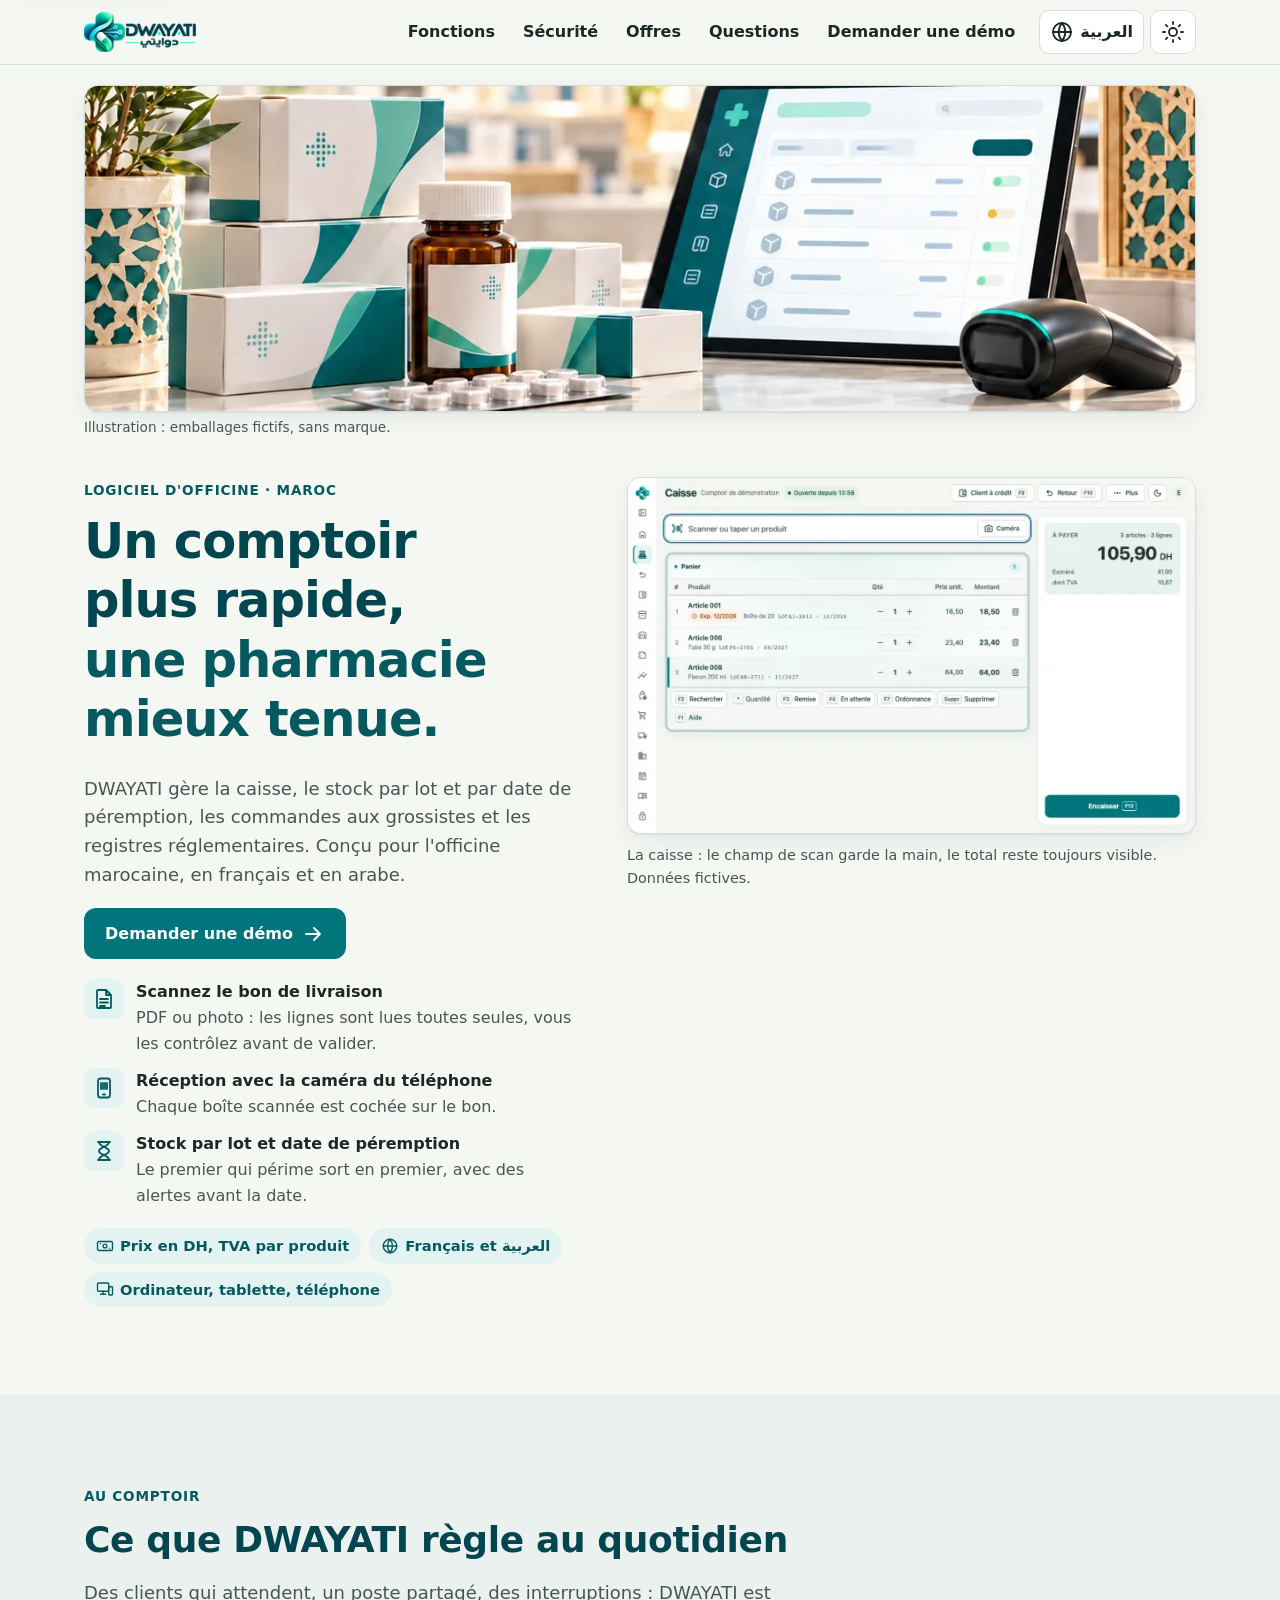
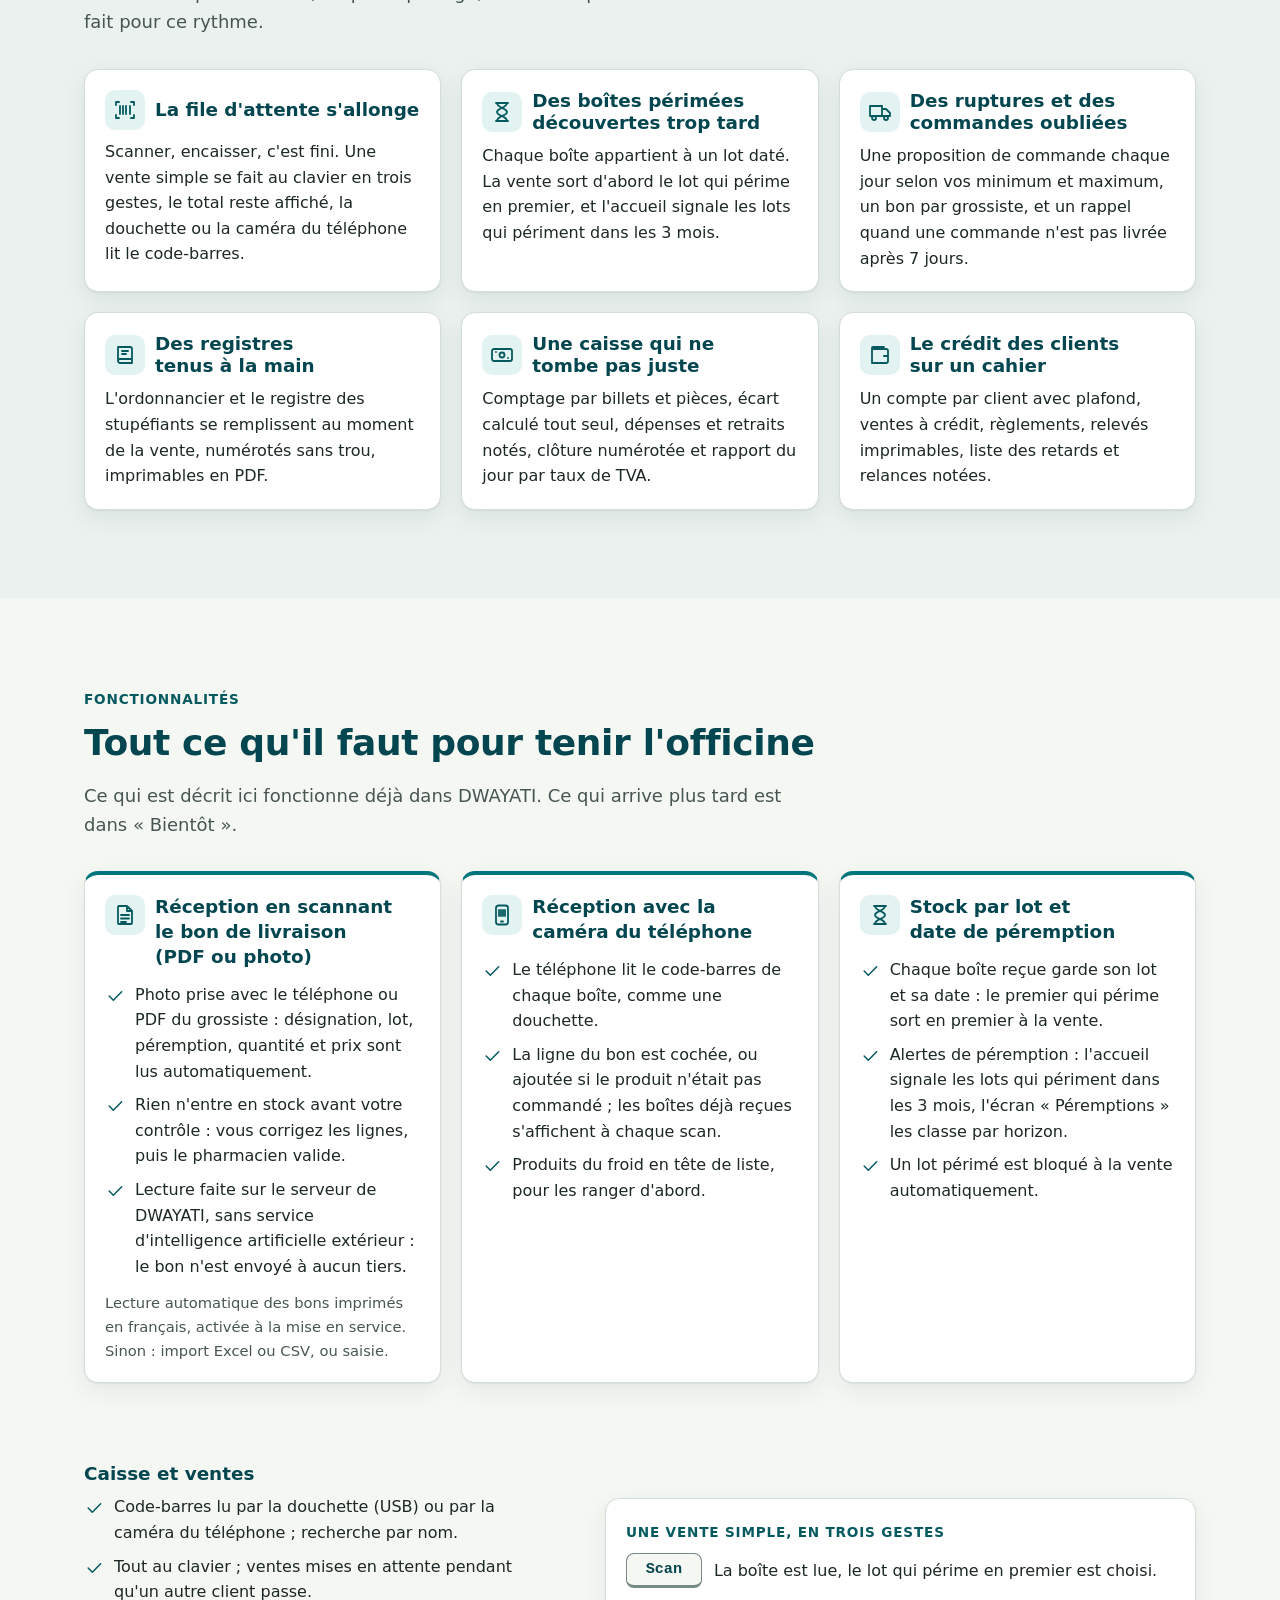
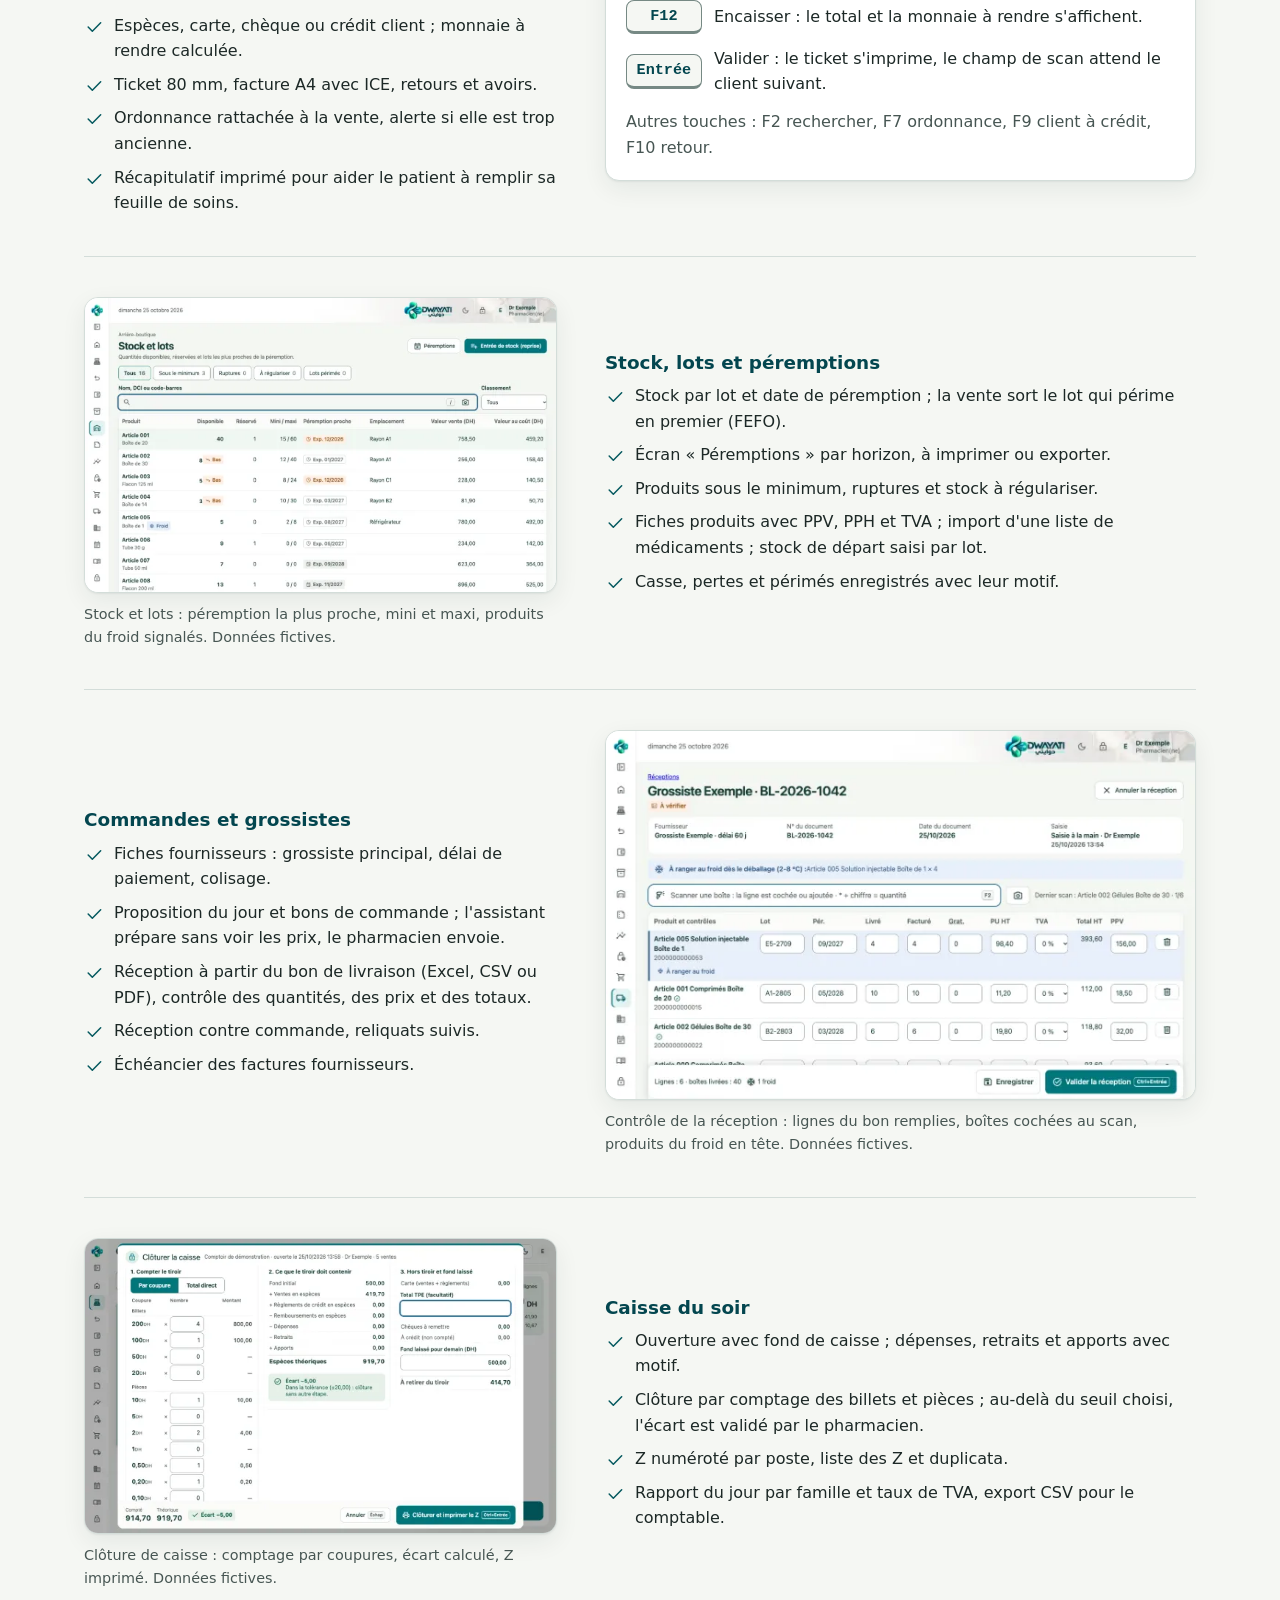
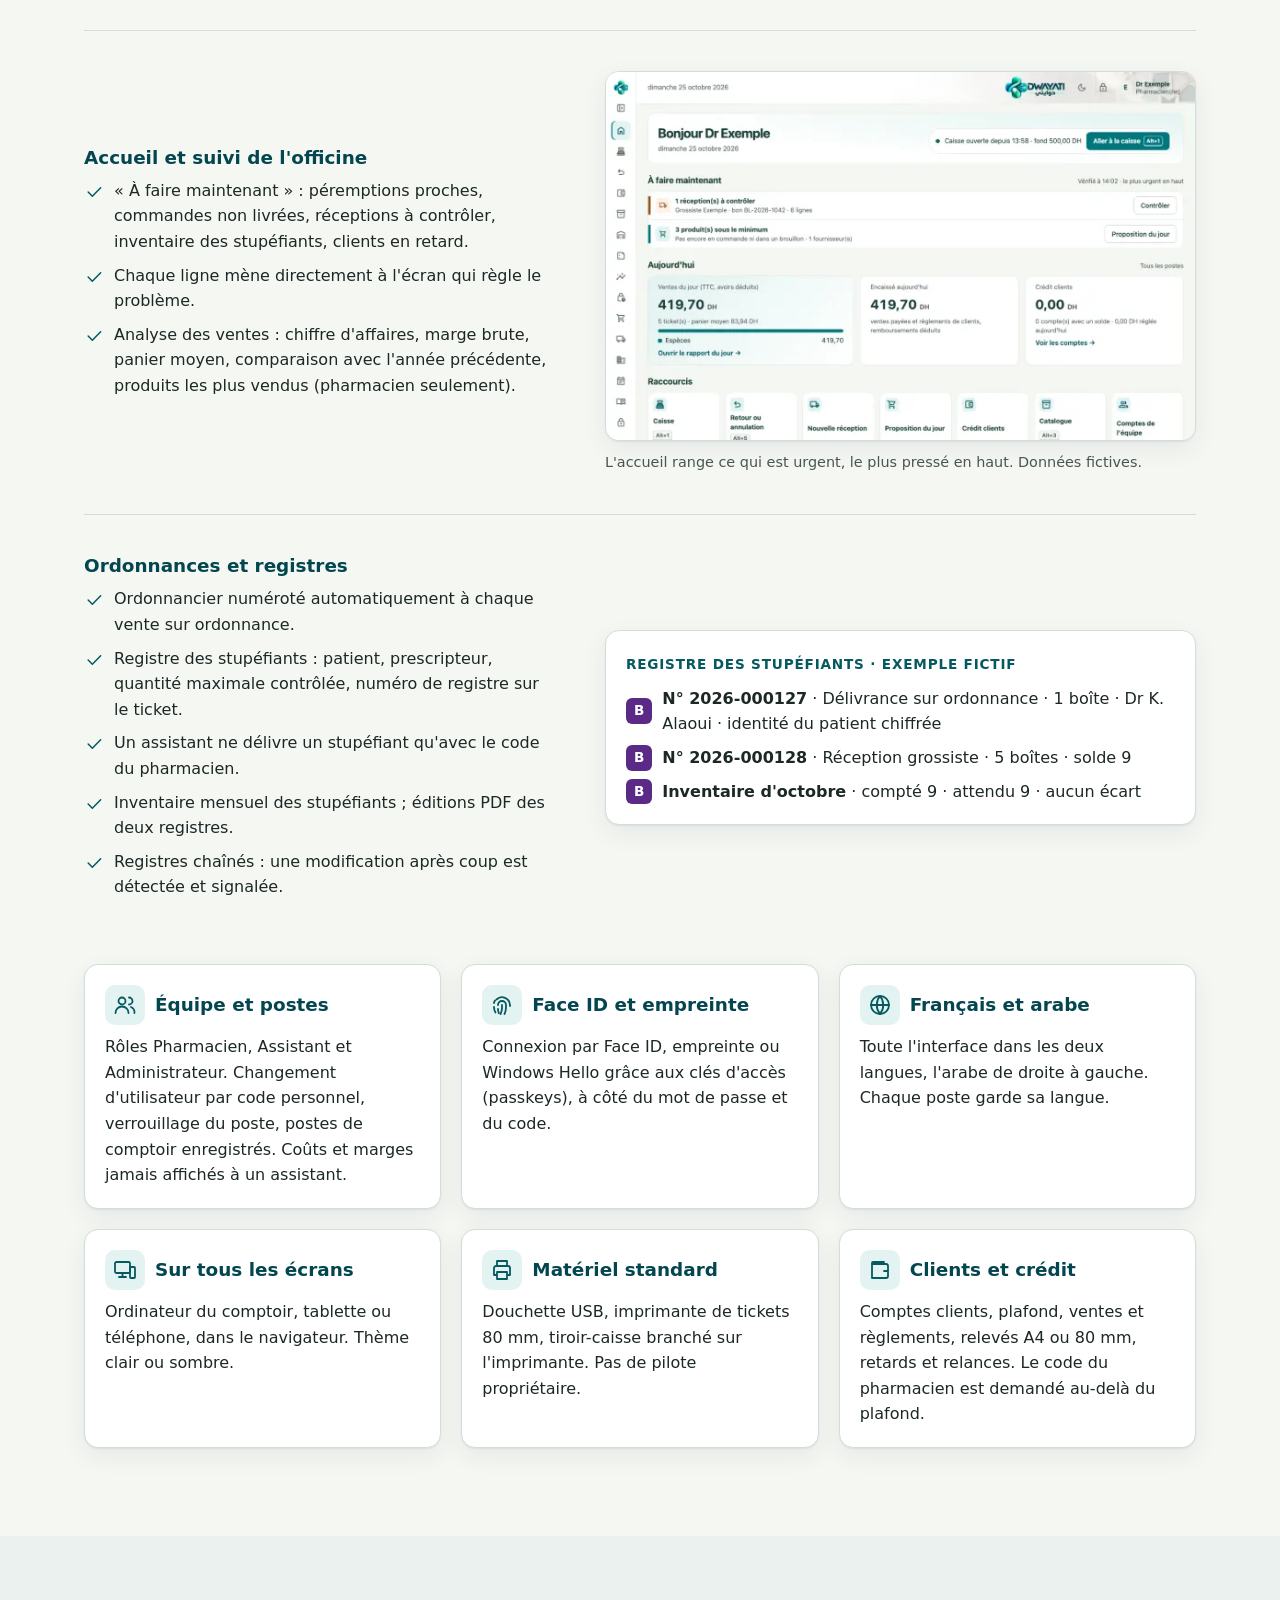
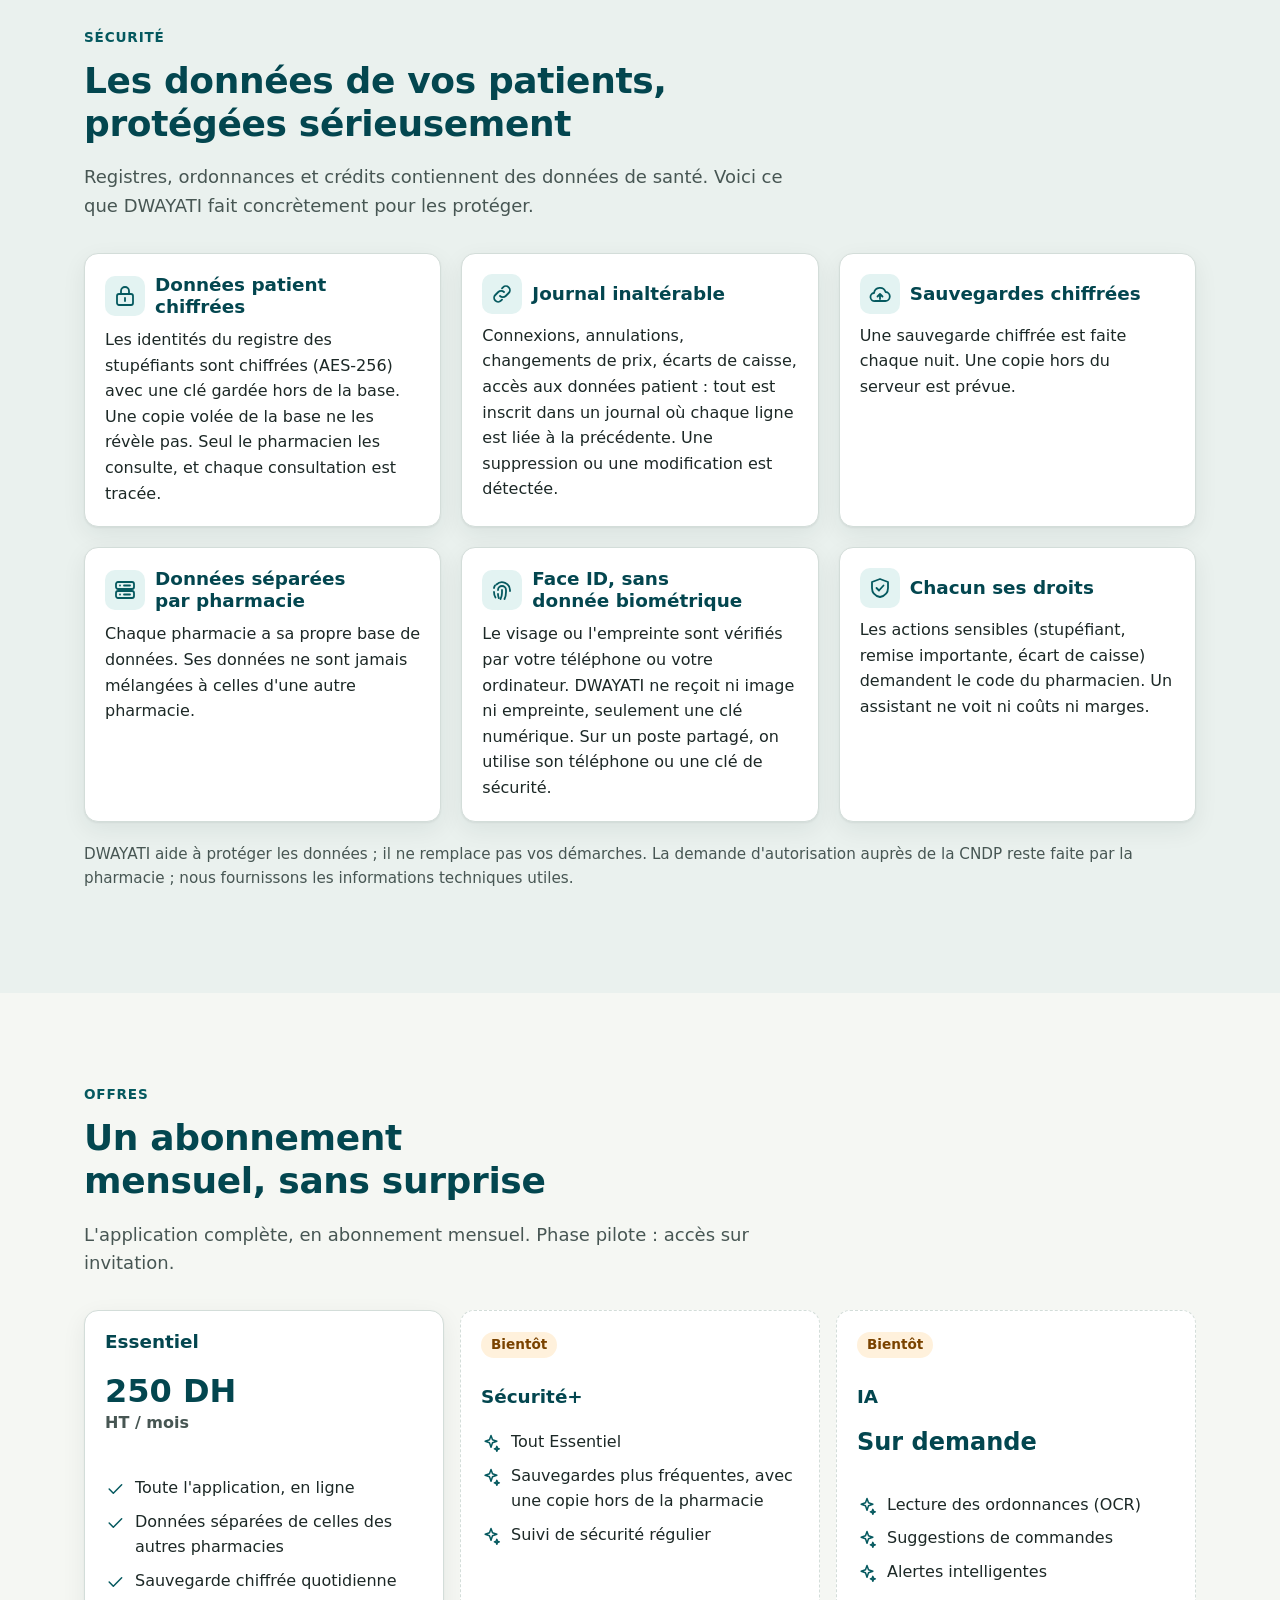
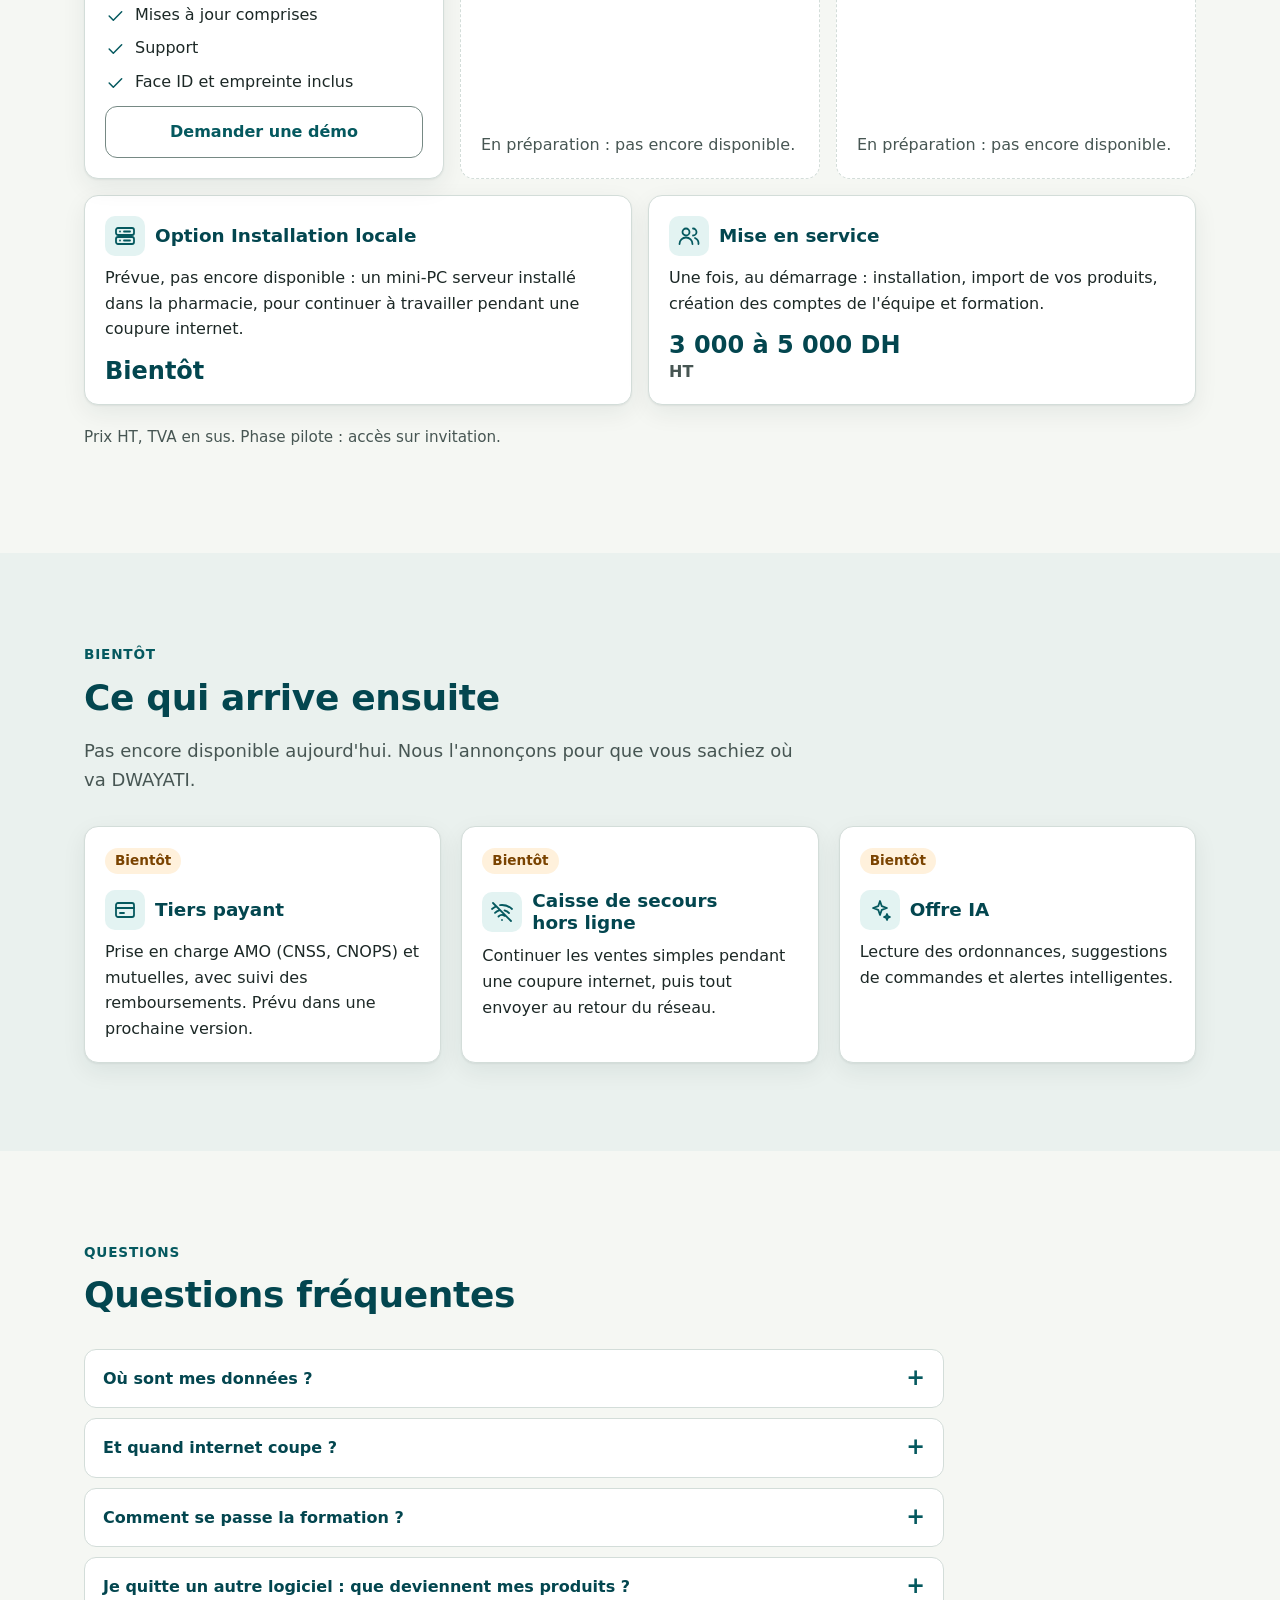
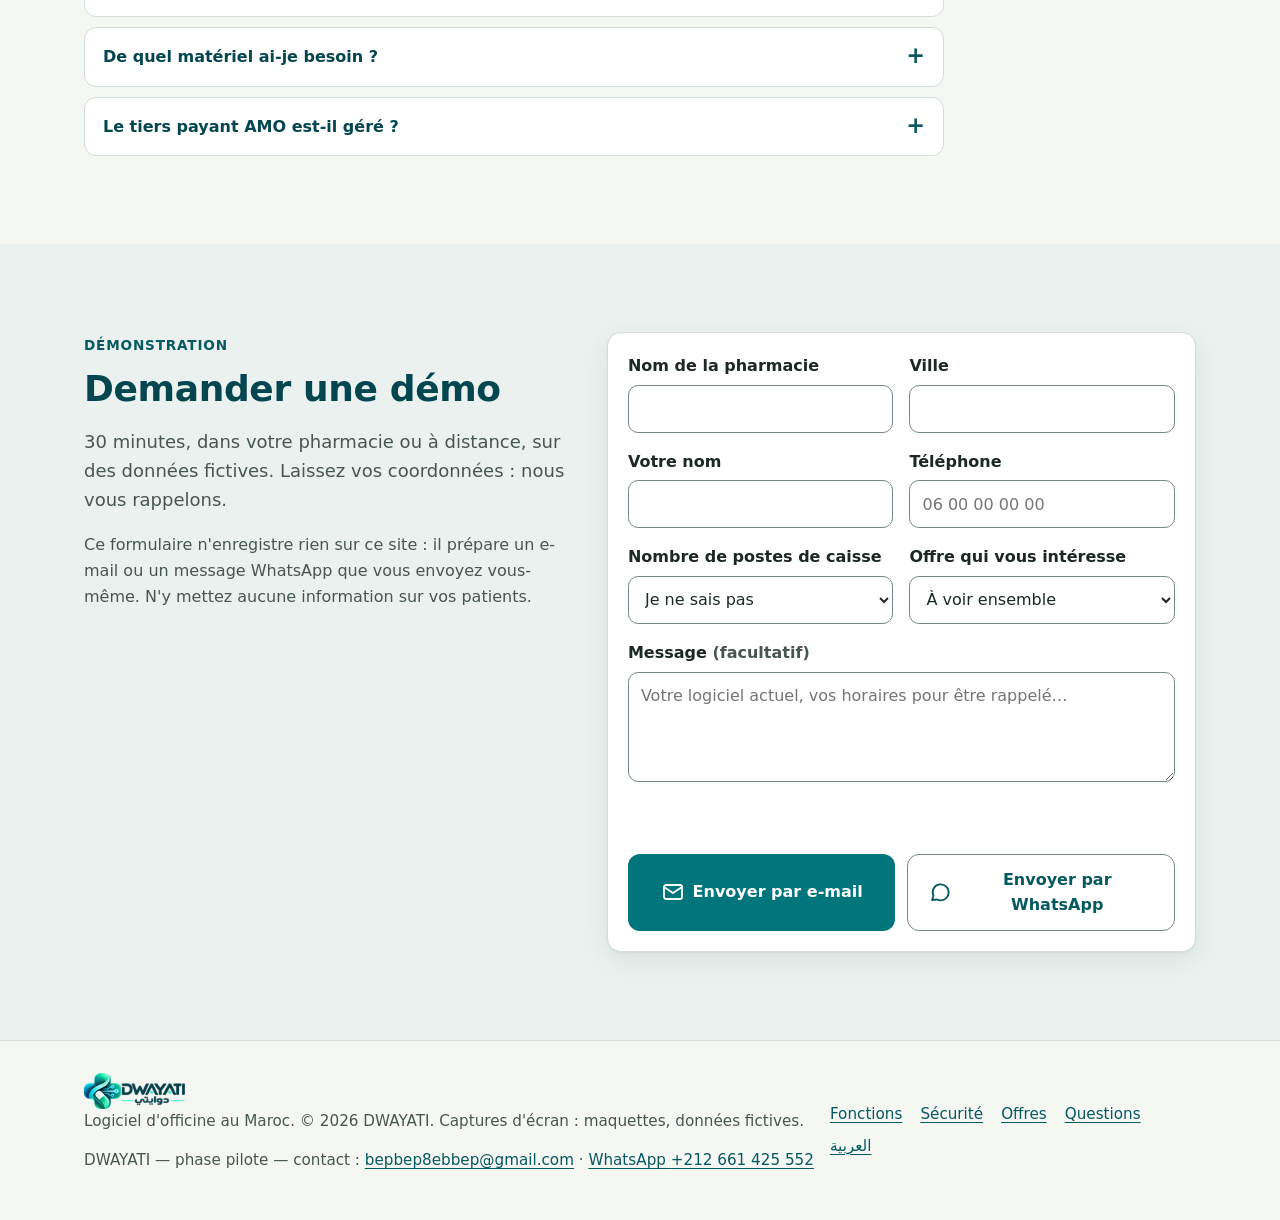
<file: index.html>
<!doctype html>
<html lang="fr" dir="ltr">
<head>
<meta charset="utf-8">
<meta name="viewport" content="width=device-width, initial-scale=1">
<title>DWAYATI — Logiciel d'officine au Maroc</title>
<meta name="description" content="DWAYATI : réception en scannant le bon de livraison (PDF ou photo) ou avec la caméra du téléphone, stock par lot et péremption, caisse au code-barres, registres. En français et en arabe, pour les pharmacies au Maroc.">
<meta name="color-scheme" content="light dark">
<meta name="theme-color" content="#00767C">
<meta name="robots" content="index, follow">
<link rel="canonical" href="https://bepbep11.github.io/dwaya-site/">
<meta property="og:type" content="website">
<meta property="og:site_name" content="DWAYATI">
<meta property="og:locale" content="fr_FR">
<meta property="og:locale:alternate" content="ar_AR">
<meta property="og:url" content="https://bepbep11.github.io/dwaya-site/">
<meta property="og:title" content="DWAYATI — Logiciel d'officine au Maroc">
<meta property="og:description" content="Réception en scannant le bon de livraison (PDF ou photo) ou avec la caméra du téléphone. Stock par lot : le premier qui périme sort en premier, alertes de péremption. Caisse, commandes, registres, en français et en arabe. Phase pilote : démonstration sur demande.">
<meta property="og:image" content="https://bepbep11.github.io/dwaya-site/assets/img/og-fr.jpg">
<meta property="og:image:type" content="image/jpeg">
<meta property="og:image:width" content="1200">
<meta property="og:image:height" content="630">
<meta property="og:image:alt" content="DWAYATI, logiciel d'officine au Maroc : logo, comptoir de pharmacie avec tablette, lecteur de code-barres et zellige.">
<meta name="twitter:card" content="summary_large_image">
<script src="assets/site-mode.js" defer></script>
<link rel="alternate" hreflang="fr" href="./">
<link rel="alternate" hreflang="ar" href="ar/index.html">
<link rel="icon" href="assets/img/favicon.ico" sizes="any">
<link rel="icon" type="image/png" sizes="32x32" href="assets/img/dwayati-symbole-32.png">
<link rel="apple-touch-icon" href="assets/img/apple-touch-icon.png">
<link rel="stylesheet" href="assets/site.css">
<script>
  /* Thème avant l'affichage (évite le flash) : choix mémorisé, sinon préférence du système. */
  (function () { var d = document.documentElement, t = null; d.classList.add('js');
    try { t = localStorage.getItem('dwaya-theme'); } catch (e) {}
    if (t !== 'light' && t !== 'dark') t = window.matchMedia && matchMedia('(prefers-color-scheme: dark)').matches ? 'dark' : 'light';
    d.setAttribute('data-theme', t); })();
</script>
<script src="assets/reglages.js" defer></script>
<script src="assets/site.js" defer></script>
</head>
<body>
<svg xmlns="http://www.w3.org/2000/svg" style="display:none" aria-hidden="true">
  <symbol id="i-scan" viewBox="0 0 24 24"><path d="M3 7V4h3M18 4h3v3M21 17v3h-3M6 20H3v-3M7 8v8M10 8v8M13 8v8M17 8v8"/></symbol>
  <symbol id="i-doc" viewBox="0 0 24 24"><path d="M14 3H6a1 1 0 0 0-1 1v16a1 1 0 0 0 1 1h12a1 1 0 0 0 1-1V8zM14 3v5h5M8 12h8M8 15.5h8M8 19h5"/></symbol>
  <symbol id="i-phone" viewBox="0 0 24 24"><rect x="6" y="2.5" width="12" height="19" rx="2.5"/><path d="M11 18.5h2M9 7v6M11 7v6M13 7v6M15 7v6"/></symbol>
  <symbol id="i-hourglass" viewBox="0 0 24 24"><path d="M6 3h12M6 21h12M7 3c0 5 10 5 10 9s-10 4-10 9M17 3c0 5-10 5-10 9s10 4 10 9"/></symbol>
  <symbol id="i-truck" viewBox="0 0 24 24"><path d="M2 6h12v10H2zM14 9h4l4 4v3h-8"/><circle cx="6" cy="18" r="2"/><circle cx="18" cy="18" r="2"/></symbol>
  <symbol id="i-book" viewBox="0 0 24 24"><path d="M5 4h12a2 2 0 0 1 2 2v14H7a2 2 0 0 1-2-2zM5 18a2 2 0 0 1 2-2h12M9 8h6M9 11h4"/></symbol>
  <symbol id="i-cash" viewBox="0 0 24 24"><rect x="2" y="6" width="20" height="12" rx="2"/><circle cx="12" cy="12" r="2.5"/><path d="M6 9v.01M18 15v.01"/></symbol>
  <symbol id="i-wallet" viewBox="0 0 24 24"><path d="M4 6h14a2 2 0 0 1 2 2v10a2 2 0 0 1-2 2H4zM4 6V5a1 1 0 0 1 1-1h11M16 13h4"/></symbol>
  <symbol id="i-users" viewBox="0 0 24 24"><circle cx="9" cy="8" r="3.5"/><path d="M2.5 20a6.5 6.5 0 0 1 13 0M16 4.5a3.5 3.5 0 0 1 0 7M18 14a6 6 0 0 1 3.5 6"/></symbol>
  <symbol id="i-lock" viewBox="0 0 24 24"><rect x="4" y="10" width="16" height="11" rx="2"/><path d="M8 10V7a4 4 0 0 1 8 0v3M12 14v3"/></symbol>
  <symbol id="i-shield" viewBox="0 0 24 24"><path d="M12 3l8 3v6c0 5-3.5 8-8 9-4.5-1-8-4-8-9V6z"/><path d="m8.5 12 2.5 2.5 4.5-5"/></symbol>
  <symbol id="i-chain" viewBox="0 0 24 24"><path d="M10 14a4 4 0 0 0 5.7 0l3-3a4 4 0 0 0-5.7-5.7l-1 1M14 10a4 4 0 0 0-5.7 0l-3 3a4 4 0 0 0 5.7 5.7l1-1"/></symbol>
  <symbol id="i-cloud" viewBox="0 0 24 24"><path d="M7 19h10a4.5 4.5 0 0 0 .6-9A6 6 0 0 0 6 11a4 4 0 0 0 1 8zM12 12v5M9.5 14.5 12 12l2.5 2.5"/></symbol>
  <symbol id="i-server" viewBox="0 0 24 24"><rect x="3" y="4" width="18" height="7" rx="2"/><rect x="3" y="13" width="18" height="7" rx="2"/><path d="M7 7.5h.01M7 16.5h.01M11 7.5h6M11 16.5h6"/></symbol>
  <symbol id="i-finger" viewBox="0 0 24 24"><path d="M6.5 6.5A8 8 0 0 1 20 12v1M4 10a8 8 0 0 1 1-2.5M4 14c0 2 .5 4 1.5 5.5M8 12a4 4 0 0 1 8 0v2c0 2.5-.5 5-1.5 7M12 12v3c0 2-.5 4-1.5 6M8 16c0 1.5.3 3 .8 4"/></symbol>
  <symbol id="i-globe" viewBox="0 0 24 24"><circle cx="12" cy="12" r="9"/><path d="M3 12h18M12 3a14 14 0 0 1 0 18M12 3a14 14 0 0 0 0 18"/></symbol>
  <symbol id="i-devices" viewBox="0 0 24 24"><rect x="2" y="4" width="15" height="11" rx="1.5"/><path d="M6 19h7M9.5 15v4"/><rect x="17" y="9" width="5" height="11" rx="1"/></symbol>
  <symbol id="i-printer" viewBox="0 0 24 24"><path d="M7 8V3h10v5M7 17H4v-7a2 2 0 0 1 2-2h12a2 2 0 0 1 2 2v7h-3M7 14h10v7H7z"/></symbol>
  <symbol id="i-chart" viewBox="0 0 24 24"><path d="M3 20h18M6 16v-5M11 16V6M16 16v-8M20 16v-3"/></symbol>
  <symbol id="i-spark" viewBox="0 0 24 24"><path d="M12 3l1.8 5.2L19 10l-5.2 1.8L12 17l-1.8-5.2L5 10l5.2-1.8zM19 16l.8 2.2L22 19l-2.2.8L19 22l-.8-2.2L16 19l2.2-.8z"/></symbol>
  <symbol id="i-offline" viewBox="0 0 24 24"><path d="M3 3l18 18M8.5 16.5a5 5 0 0 1 6.2-.6M5 12.9a10 10 0 0 1 4.2-2.6M14.5 10.4A10 10 0 0 1 19 13M2 9a15 15 0 0 1 3.6-2.4M10 5.1A15 15 0 0 1 22 9M12 20h.01"/></symbol>
  <symbol id="i-card" viewBox="0 0 24 24"><rect x="3" y="5" width="18" height="14" rx="2"/><path d="M3 10h18M7 15h4"/></symbol>
  <symbol id="i-check" viewBox="0 0 24 24"><path d="m5 12 5 5L20 7"/></symbol>
  <symbol id="i-arrow" viewBox="0 0 24 24"><path d="M5 12h14M13 6l6 6-6 6"/></symbol>
  <symbol id="i-sun" viewBox="0 0 24 24"><circle cx="12" cy="12" r="4"/><path d="M12 2v2M12 20v2M4.9 4.9l1.4 1.4M17.7 17.7l1.4 1.4M2 12h2M20 12h2M4.9 19.1l1.4-1.4M17.7 6.3l1.4-1.4"/></symbol>
  <symbol id="i-moon" viewBox="0 0 24 24"><path d="M20 14.5A8 8 0 1 1 9.5 4a6.5 6.5 0 0 0 10.5 10.5z"/></symbol>
  <symbol id="i-menu" viewBox="0 0 24 24"><path d="M4 7h16M4 12h16M4 17h16"/></symbol>
  <symbol id="i-mail" viewBox="0 0 24 24"><rect x="3" y="5" width="18" height="14" rx="2"/><path d="m3 7 9 6 9-6"/></symbol>
  <symbol id="i-chat" viewBox="0 0 24 24"><path d="M4 20l1.5-4A8 8 0 1 1 9 19.5z"/></symbol>
</svg>

<a class="skip" href="#contenu">Aller au contenu</a>

<header class="top">
  <div class="wrap">
    <a class="brand" href="#contenu">
      <img class="logo-light" src="assets/img/dwayati-horizontal-clair-48.webp" srcset="assets/img/dwayati-horizontal-clair-48.webp 1x, assets/img/dwayati-horizontal-clair-48@2x.webp 2x" width="134" height="48" alt="DWAYATI, accueil">
      <img class="logo-dark" src="assets/img/dwayati-horizontal-sombre-48.webp" srcset="assets/img/dwayati-horizontal-sombre-48.webp 1x, assets/img/dwayati-horizontal-sombre-48@2x.webp 2x" width="130" height="48" alt="DWAYATI, accueil">
    </a>
    <nav class="nav" id="nav" aria-label="Menu principal">
      <ul>
        <li><a href="#fonctions">Fonctions</a></li>
        <li><a href="#securite">Sécurité</a></li>
        <li><a href="#offres">Offres</a></li>
        <li><a href="#questions">Questions</a></li>
        <li><a href="#demo">Demander une démo</a></li>
      </ul>
    </nav>
    <div class="tools">
      <a class="icon-btn lang-btn" href="ar/index.html" hreflang="ar" lang="ar"><svg class="i" aria-hidden="true"><use href="#i-globe"/></svg><span class="long">العربية</span><span class="short" aria-hidden="true">ع</span></a>
      <button class="icon-btn theme-btn" id="theme-btn" type="button" aria-pressed="false" aria-label="Thème sombre">
        <svg class="i i-sun" aria-hidden="true"><use href="#i-sun"/></svg><svg class="i i-moon" aria-hidden="true"><use href="#i-moon"/></svg>
      </button>
      <button class="icon-btn menu-btn" id="menu-btn" type="button" aria-expanded="false" aria-controls="nav"><svg class="i" aria-hidden="true"><use href="#i-menu"/></svg><span>Menu</span></button>
    </div>
  </div>
</header>

<main id="contenu" tabindex="-1">

<!-- ACCROCHE -->
<section class="hero" aria-labelledby="titre">
  <!-- Visuel d'ouverture : premier élément de la page (image du premier écran : chargée tout de suite, en priorité) -->
  <figure class="maroc">
    <img src="assets/img/dwayati-comptoir-960.webp" srcset="assets/img/dwayati-comptoir-640.webp 640w, assets/img/dwayati-comptoir-960.webp 960w, assets/img/dwayati-comptoir-1254.webp 1254w" sizes="(min-width: 1208px) 1112px, (min-width: 720px) calc(100vw - 48px), 100vw" width="1254" height="485" fetchpriority="high" alt="Comptoir de pharmacie au Maroc : boîtes de médicaments sans marque, flacon, plaquette de comprimés, tablette affichant un logiciel et lecteur de code-barres, décor de zellige.">
    <figcaption>Illustration : emballages fictifs, sans marque.</figcaption>
  </figure>
  <div class="wrap">
    <div>
      <p class="eyebrow">Logiciel d'officine · Maroc</p>
      <h1 id="titre">Un comptoir plus rapide, <span>une pharmacie mieux tenue.</span></h1>
      <p class="lead">DWAYATI gère la caisse, le stock par lot et par date de péremption, les commandes aux grossistes et les registres réglementaires. Conçu pour l'officine marocaine, en français et en arabe.</p>
      <div class="actions">
        <a class="btn btn-primary" href="#demo">Demander une démo <svg class="i i-dir" aria-hidden="true"><use href="#i-arrow"/></svg></a>
      </div>
      <ul class="keys" aria-label="Points forts">
        <li><span class="badge-ico"><svg class="i" aria-hidden="true"><use href="#i-doc"/></svg></span><span><strong>Scannez le bon de livraison</strong> PDF ou photo : les lignes sont lues toutes seules, vous les contrôlez avant de valider.</span></li>
        <li><span class="badge-ico"><svg class="i" aria-hidden="true"><use href="#i-phone"/></svg></span><span><strong>Réception avec la caméra du téléphone</strong> Chaque boîte scannée est cochée sur le bon.</span></li>
        <li><span class="badge-ico"><svg class="i" aria-hidden="true"><use href="#i-hourglass"/></svg></span><span><strong>Stock par lot et date de péremption</strong> Le premier qui périme sort en premier, avec des alertes avant la date.</span></li>
      </ul>
      <ul class="chips" aria-label="En bref">
        <li><svg class="i" aria-hidden="true"><use href="#i-cash"/></svg>Prix en DH, TVA par produit</li>
        <li><svg class="i" aria-hidden="true"><use href="#i-globe"/></svg>Français et العربية</li>
        <li><svg class="i" aria-hidden="true"><use href="#i-devices"/></svg>Ordinateur, tablette, téléphone</li>
      </ul>
    </div>
    <figure class="shot">
      <div class="frame">
        <img class="shot-light" src="assets/captures/caisse-fr-1280.webp" srcset="assets/captures/caisse-fr-640.webp 640w, assets/captures/caisse-fr-1280.webp 1280w" sizes="(min-width: 960px) 600px, calc(100vw - 32px)" width="1280" height="800" alt="Écran de caisse : champ de scan en haut, panier de trois articles avec lot et date de péremption, total à payer 105,90 DH toujours visible, bouton Encaisser F12."><img class="shot-dark" src="assets/captures/caisse-fr-sombre-1280.webp" srcset="assets/captures/caisse-fr-sombre-640.webp 640w, assets/captures/caisse-fr-sombre-1280.webp 1280w" sizes="(min-width: 960px) 600px, calc(100vw - 32px)" loading="lazy" decoding="async" width="1280" height="800" alt="Écran de caisse : champ de scan en haut, panier de trois articles avec lot et date de péremption, total à payer 105,90 DH toujours visible, bouton Encaisser F12.">
      </div>
      <figcaption>La caisse : le champ de scan garde la main, le total reste toujours visible. Données fictives.</figcaption>
    </figure>
  </div>
</section>

<!-- PROBLÈMES RÉSOLUS -->
<section class="alt" aria-labelledby="t-problemes">
  <div class="wrap">
    <div class="section-head">
      <p class="eyebrow">Au comptoir</p>
      <h2 id="t-problemes">Ce que DWAYATI règle au quotidien</h2>
      <p class="lead">Des clients qui attendent, un poste partagé, des interruptions : DWAYATI est fait pour ce rythme.</p>
    </div>
    <div class="grid grid-3">
      <article class="card problem">
        <h3><span class="badge-ico"><svg class="i" aria-hidden="true"><use href="#i-scan"/></svg></span>La file d'attente s'allonge</h3>
        <p>Scanner, encaisser, c'est fini. Une vente simple se fait au clavier en trois gestes, le total reste affiché, la douchette ou la caméra du téléphone lit le code-barres.</p>
      </article>
      <article class="card problem">
        <h3><span class="badge-ico"><svg class="i" aria-hidden="true"><use href="#i-hourglass"/></svg></span>Des boîtes périmées découvertes trop tard</h3>
        <p>Chaque boîte appartient à un lot daté. La vente sort d'abord le lot qui périme en premier, et l'accueil signale les lots qui périment dans les 3 mois.</p>
      </article>
      <article class="card problem">
        <h3><span class="badge-ico"><svg class="i" aria-hidden="true"><use href="#i-truck"/></svg></span>Des ruptures et des commandes oubliées</h3>
        <p>Une proposition de commande chaque jour selon vos minimum et maximum, un bon par grossiste, et un rappel quand une commande n'est pas livrée après 7 jours.</p>
      </article>
      <article class="card problem">
        <h3><span class="badge-ico"><svg class="i" aria-hidden="true"><use href="#i-book"/></svg></span>Des registres tenus à la main</h3>
        <p>L'ordonnancier et le registre des stupéfiants se remplissent au moment de la vente, numérotés sans trou, imprimables en PDF.</p>
      </article>
      <article class="card problem">
        <h3><span class="badge-ico"><svg class="i" aria-hidden="true"><use href="#i-cash"/></svg></span>Une caisse qui ne tombe pas juste</h3>
        <p>Comptage par billets et pièces, écart calculé tout seul, dépenses et retraits notés, clôture numérotée et rapport du jour par taux de TVA.</p>
      </article>
      <article class="card problem">
        <h3><span class="badge-ico"><svg class="i" aria-hidden="true"><use href="#i-wallet"/></svg></span>Le crédit des clients sur un cahier</h3>
        <p>Un compte par client avec plafond, ventes à crédit, règlements, relevés imprimables, liste des retards et relances notées.</p>
      </article>
    </div>
  </div>
</section>

<!-- FONCTIONNALITÉS (uniquement ce qui est livré dans l'application) -->
<section id="fonctions" aria-labelledby="t-fonctions">
  <div class="wrap">
    <div class="section-head">
      <p class="eyebrow">Fonctionnalités</p>
      <h2 id="t-fonctions">Tout ce qu'il faut pour tenir l'officine</h2>
      <p class="lead">Ce qui est décrit ici fonctionne déjà dans DWAYATI. Ce qui arrive plus tard est dans « Bientôt ».</p>
    </div>

    <div class="grid grid-3 highlights">
      <article class="card key">
        <h3><span class="badge-ico"><svg class="i" aria-hidden="true"><use href="#i-doc"/></svg></span>Réception en scannant le bon de livraison (PDF ou photo)</h3>
        <ul class="checks">
          <li><svg class="i" aria-hidden="true"><use href="#i-check"/></svg><span>Photo prise avec le téléphone ou PDF du grossiste : désignation, lot, péremption, quantité et prix sont lus automatiquement.</span></li>
          <li><svg class="i" aria-hidden="true"><use href="#i-check"/></svg><span>Rien n'entre en stock avant votre contrôle : vous corrigez les lignes, puis le pharmacien valide.</span></li>
          <li><svg class="i" aria-hidden="true"><use href="#i-check"/></svg><span>Lecture faite sur le serveur de DWAYATI, sans service d'intelligence artificielle extérieur : le bon n'est envoyé à aucun tiers.</span></li>
        </ul>
        <p class="muted small">Lecture automatique des bons imprimés en français, activée à la mise en service. Sinon : import Excel ou CSV, ou saisie.</p>
      </article>
      <article class="card key">
        <h3><span class="badge-ico"><svg class="i" aria-hidden="true"><use href="#i-phone"/></svg></span>Réception avec la caméra du téléphone</h3>
        <ul class="checks">
          <li><svg class="i" aria-hidden="true"><use href="#i-check"/></svg><span>Le téléphone lit le code-barres de chaque boîte, comme une douchette.</span></li>
          <li><svg class="i" aria-hidden="true"><use href="#i-check"/></svg><span>La ligne du bon est cochée, ou ajoutée si le produit n'était pas commandé ; les boîtes déjà reçues s'affichent à chaque scan.</span></li>
          <li><svg class="i" aria-hidden="true"><use href="#i-check"/></svg><span>Produits du froid en tête de liste, pour les ranger d'abord.</span></li>
        </ul>
      </article>
      <article class="card key">
        <h3><span class="badge-ico"><svg class="i" aria-hidden="true"><use href="#i-hourglass"/></svg></span>Stock par lot et date de péremption</h3>
        <ul class="checks">
          <li><svg class="i" aria-hidden="true"><use href="#i-check"/></svg><span>Chaque boîte reçue garde son lot et sa date : le premier qui périme sort en premier à la vente.</span></li>
          <li><svg class="i" aria-hidden="true"><use href="#i-check"/></svg><span>Alertes de péremption : l'accueil signale les lots qui périment dans les 3 mois, l'écran « Péremptions » les classe par horizon.</span></li>
          <li><svg class="i" aria-hidden="true"><use href="#i-check"/></svg><span>Un lot périmé est bloqué à la vente automatiquement.</span></li>
        </ul>
      </article>
    </div>

    <article class="feature">
      <div>
        <h3>Caisse et ventes</h3>
        <ul class="checks">
          <li><svg class="i" aria-hidden="true"><use href="#i-check"/></svg><span>Code-barres lu par la douchette (USB) ou par la caméra du téléphone ; recherche par nom.</span></li>
          <li><svg class="i" aria-hidden="true"><use href="#i-check"/></svg><span>Tout au clavier ; ventes mises en attente pendant qu'un autre client passe.</span></li>
          <li><svg class="i" aria-hidden="true"><use href="#i-check"/></svg><span>Espèces, carte, chèque ou crédit client ; monnaie à rendre calculée.</span></li>
          <li><svg class="i" aria-hidden="true"><use href="#i-check"/></svg><span>Ticket 80 mm, facture A4 avec ICE, retours et avoirs.</span></li>
          <li><svg class="i" aria-hidden="true"><use href="#i-check"/></svg><span>Ordonnance rattachée à la vente, alerte si elle est trop ancienne.</span></li>
          <li><svg class="i" aria-hidden="true"><use href="#i-check"/></svg><span>Récapitulatif imprimé pour aider le patient à remplir sa feuille de soins.</span></li>
        </ul>
      </div>
      <div class="card steps" aria-labelledby="t-3gestes">
        <p class="eyebrow" id="t-3gestes">Une vente simple, en trois gestes</p>
        <ol>
          <li><kbd>Scan</kbd><span>La boîte est lue, le lot qui périme en premier est choisi.</span></li>
          <li><kbd>F12</kbd><span>Encaisser : le total et la monnaie à rendre s'affichent.</span></li>
          <li><kbd>Entrée</kbd><span>Valider : le ticket s'imprime, le champ de scan attend le client suivant.</span></li>
        </ol>
        <p class="muted">Autres touches : F2 rechercher, F7 ordonnance, F9 client à crédit, F10 retour.</p>
      </div>
    </article>

    <article class="feature flip">
      <div>
        <h3>Stock, lots et péremptions</h3>
        <ul class="checks">
          <li><svg class="i" aria-hidden="true"><use href="#i-check"/></svg><span>Stock par lot et date de péremption ; la vente sort le lot qui périme en premier (FEFO).</span></li>
          <li><svg class="i" aria-hidden="true"><use href="#i-check"/></svg><span>Écran « Péremptions » par horizon, à imprimer ou exporter.</span></li>
          <li><svg class="i" aria-hidden="true"><use href="#i-check"/></svg><span>Produits sous le minimum, ruptures et stock à régulariser.</span></li>
          <li><svg class="i" aria-hidden="true"><use href="#i-check"/></svg><span>Fiches produits avec PPV, PPH et TVA ; import d'une liste de médicaments ; stock de départ saisi par lot.</span></li>
          <li><svg class="i" aria-hidden="true"><use href="#i-check"/></svg><span>Casse, pertes et périmés enregistrés avec leur motif.</span></li>
        </ul>
      </div>
      <figure class="shot">
        <div class="frame"><img class="shot-light" src="assets/captures/stock-fr-1280.webp" srcset="assets/captures/stock-fr-640.webp 640w, assets/captures/stock-fr-1280.webp 1280w" sizes="(min-width: 960px) 620px, calc(100vw - 32px)" loading="lazy" decoding="async" width="1280" height="800" alt="Écran Stock et lots : seize articles suivis, trois sous le minimum ; pour chaque article le disponible, le mini et maxi, la péremption la plus proche et l'emplacement, un produit du froid signalé."><img class="shot-dark" src="assets/captures/stock-fr-sombre-1280.webp" srcset="assets/captures/stock-fr-sombre-640.webp 640w, assets/captures/stock-fr-sombre-1280.webp 1280w" sizes="(min-width: 960px) 620px, calc(100vw - 32px)" loading="lazy" decoding="async" width="1280" height="800" alt="Écran Stock et lots : seize articles suivis, trois sous le minimum ; pour chaque article le disponible, le mini et maxi, la péremption la plus proche et l'emplacement, un produit du froid signalé."></div>
        <figcaption>Stock et lots : péremption la plus proche, mini et maxi, produits du froid signalés. Données fictives.</figcaption>
      </figure>
    </article>

    <article class="feature">
      <div>
        <h3>Commandes et grossistes</h3>
        <ul class="checks">
          <li><svg class="i" aria-hidden="true"><use href="#i-check"/></svg><span>Fiches fournisseurs : grossiste principal, délai de paiement, colisage.</span></li>
          <li><svg class="i" aria-hidden="true"><use href="#i-check"/></svg><span>Proposition du jour et bons de commande ; l'assistant prépare sans voir les prix, le pharmacien envoie.</span></li>
          <li><svg class="i" aria-hidden="true"><use href="#i-check"/></svg><span>Réception à partir du bon de livraison (Excel, CSV ou PDF), contrôle des quantités, des prix et des totaux.</span></li>
          <li><svg class="i" aria-hidden="true"><use href="#i-check"/></svg><span>Réception contre commande, reliquats suivis.</span></li>
          <li><svg class="i" aria-hidden="true"><use href="#i-check"/></svg><span>Échéancier des factures fournisseurs.</span></li>
        </ul>
      </div>
      <figure class="shot">
        <div class="frame"><img class="shot-light" src="assets/captures/reception-fr-1280.webp" srcset="assets/captures/reception-fr-640.webp 640w, assets/captures/reception-fr-1280.webp 1280w" sizes="(min-width: 960px) 620px, calc(100vw - 32px)" loading="lazy" decoding="async" width="1280" height="800" alt="Écran Contrôle de la réception : bon BL-2026-1042 de Grossiste Exemple, lignes remplies avec lot, péremption, quantités et prix, produit du froid en tête, deux lignes cochées après le scan des boîtes."><img class="shot-dark" src="assets/captures/reception-fr-sombre-1280.webp" srcset="assets/captures/reception-fr-sombre-640.webp 640w, assets/captures/reception-fr-sombre-1280.webp 1280w" sizes="(min-width: 960px) 620px, calc(100vw - 32px)" loading="lazy" decoding="async" width="1280" height="800" alt="Écran Contrôle de la réception : bon BL-2026-1042 de Grossiste Exemple, lignes remplies avec lot, péremption, quantités et prix, produit du froid en tête, deux lignes cochées après le scan des boîtes."></div>
        <figcaption>Contrôle de la réception : lignes du bon remplies, boîtes cochées au scan, produits du froid en tête. Données fictives.</figcaption>
      </figure>
    </article>

    <article class="feature flip">
      <div>
        <h3>Caisse du soir</h3>
        <ul class="checks">
          <li><svg class="i" aria-hidden="true"><use href="#i-check"/></svg><span>Ouverture avec fond de caisse ; dépenses, retraits et apports avec motif.</span></li>
          <li><svg class="i" aria-hidden="true"><use href="#i-check"/></svg><span>Clôture par comptage des billets et pièces ; au-delà du seuil choisi, l'écart est validé par le pharmacien.</span></li>
          <li><svg class="i" aria-hidden="true"><use href="#i-check"/></svg><span>Z numéroté par poste, liste des Z et duplicata.</span></li>
          <li><svg class="i" aria-hidden="true"><use href="#i-check"/></svg><span>Rapport du jour par famille et taux de TVA, export CSV pour le comptable.</span></li>
        </ul>
      </div>
      <figure class="shot">
        <div class="frame"><img class="shot-light" src="assets/captures/cloture-fr-1280.webp" srcset="assets/captures/cloture-fr-640.webp 640w, assets/captures/cloture-fr-1280.webp 1280w" sizes="(min-width: 960px) 620px, calc(100vw - 32px)" loading="lazy" decoding="async" width="1280" height="800" alt="Fenêtre Clôturer la caisse : comptage par billets et pièces, espèces théoriques 919,70 DH, écart de moins 5,00 DH dans la tolérance, bouton Clôturer et imprimer le Z."><img class="shot-dark" src="assets/captures/cloture-fr-sombre-1280.webp" srcset="assets/captures/cloture-fr-sombre-640.webp 640w, assets/captures/cloture-fr-sombre-1280.webp 1280w" sizes="(min-width: 960px) 620px, calc(100vw - 32px)" loading="lazy" decoding="async" width="1280" height="800" alt="Fenêtre Clôturer la caisse : comptage par billets et pièces, espèces théoriques 919,70 DH, écart de moins 5,00 DH dans la tolérance, bouton Clôturer et imprimer le Z."></div>
        <figcaption>Clôture de caisse : comptage par coupures, écart calculé, Z imprimé. Données fictives.</figcaption>
      </figure>
    </article>

    <article class="feature">
      <div>
        <h3>Accueil et suivi de l'officine</h3>
        <ul class="checks">
          <li><svg class="i" aria-hidden="true"><use href="#i-check"/></svg><span>« À faire maintenant » : péremptions proches, commandes non livrées, réceptions à contrôler, inventaire des stupéfiants, clients en retard.</span></li>
          <li><svg class="i" aria-hidden="true"><use href="#i-check"/></svg><span>Chaque ligne mène directement à l'écran qui règle le problème.</span></li>
          <li><svg class="i" aria-hidden="true"><use href="#i-check"/></svg><span>Analyse des ventes : chiffre d'affaires, marge brute, panier moyen, comparaison avec l'année précédente, produits les plus vendus (pharmacien seulement).</span></li>
        </ul>
      </div>
      <figure class="shot">
        <div class="frame"><img class="shot-light" src="assets/captures/accueil-fr-1280.webp" srcset="assets/captures/accueil-fr-640.webp 640w, assets/captures/accueil-fr-1280.webp 1280w" sizes="(min-width: 960px) 620px, calc(100vw - 32px)" loading="lazy" decoding="async" width="1280" height="800" alt="Accueil : caisse ouverte, « À faire maintenant » avec une réception à contrôler et trois produits sous le minimum, ventes du jour 419,70 DH en espèces."><img class="shot-dark" src="assets/captures/accueil-fr-sombre-1280.webp" srcset="assets/captures/accueil-fr-sombre-640.webp 640w, assets/captures/accueil-fr-sombre-1280.webp 1280w" sizes="(min-width: 960px) 620px, calc(100vw - 32px)" loading="lazy" decoding="async" width="1280" height="800" alt="Accueil : caisse ouverte, « À faire maintenant » avec une réception à contrôler et trois produits sous le minimum, ventes du jour 419,70 DH en espèces."></div>
        <figcaption>L'accueil range ce qui est urgent, le plus pressé en haut. Données fictives.</figcaption>
      </figure>
    </article>

    <article class="feature flip">
      <div>
        <h3>Ordonnances et registres</h3>
        <ul class="checks">
          <li><svg class="i" aria-hidden="true"><use href="#i-check"/></svg><span>Ordonnancier numéroté automatiquement à chaque vente sur ordonnance.</span></li>
          <li><svg class="i" aria-hidden="true"><use href="#i-check"/></svg><span>Registre des stupéfiants : patient, prescripteur, quantité maximale contrôlée, numéro de registre sur le ticket.</span></li>
          <li><svg class="i" aria-hidden="true"><use href="#i-check"/></svg><span>Un assistant ne délivre un stupéfiant qu'avec le code du pharmacien.</span></li>
          <li><svg class="i" aria-hidden="true"><use href="#i-check"/></svg><span>Inventaire mensuel des stupéfiants ; éditions PDF des deux registres.</span></li>
          <li><svg class="i" aria-hidden="true"><use href="#i-check"/></svg><span>Registres chaînés : une modification après coup est détectée et signalée.</span></li>
        </ul>
      </div>
      <div class="card register" aria-labelledby="t-registre">
        <p class="eyebrow" id="t-registre">Registre des stupéfiants · exemple fictif</p>
        <ul class="checks">
          <li><span class="tag-narc">B</span><span><strong>N° 2026-000127</strong> · Délivrance sur ordonnance · 1 boîte · Dr K. Alaoui · identité du patient chiffrée</span></li>
          <li><span class="tag-narc">B</span><span><strong>N° 2026-000128</strong> · Réception grossiste · 5 boîtes · solde 9</span></li>
          <li><span class="tag-narc">B</span><span><strong>Inventaire d'octobre</strong> · compté 9 · attendu 9 · aucun écart</span></li>
        </ul>
      </div>
    </article>

    <h3 class="sr-only">Et aussi</h3>
    <div class="grid grid-3" style="margin-block-start:24px">
      <article class="card">
        <h3><span class="badge-ico"><svg class="i" aria-hidden="true"><use href="#i-users"/></svg></span>Équipe et postes</h3>
        <p>Rôles Pharmacien, Assistant et Administrateur. Changement d'utilisateur par code personnel, verrouillage du poste, postes de comptoir enregistrés. Coûts et marges jamais affichés à un assistant.</p>
      </article>
      <article class="card">
        <h3><span class="badge-ico"><svg class="i" aria-hidden="true"><use href="#i-finger"/></svg></span>Face ID et empreinte</h3>
        <p>Connexion par Face ID, empreinte ou Windows Hello grâce aux clés d'accès (passkeys), à côté du mot de passe et du code.</p>
      </article>
      <article class="card">
        <h3><span class="badge-ico"><svg class="i" aria-hidden="true"><use href="#i-globe"/></svg></span>Français et arabe</h3>
        <p>Toute l'interface dans les deux langues, l'arabe de droite à gauche. Chaque poste garde sa langue.</p>
      </article>
      <article class="card">
        <h3><span class="badge-ico"><svg class="i" aria-hidden="true"><use href="#i-devices"/></svg></span>Sur tous les écrans</h3>
        <p>Ordinateur du comptoir, tablette ou téléphone, dans le navigateur. Thème clair ou sombre.</p>
      </article>
      <article class="card">
        <h3><span class="badge-ico"><svg class="i" aria-hidden="true"><use href="#i-printer"/></svg></span>Matériel standard</h3>
        <p>Douchette USB, imprimante de tickets 80 mm, tiroir-caisse branché sur l'imprimante. Pas de pilote propriétaire.</p>
      </article>
      <article class="card">
        <h3><span class="badge-ico"><svg class="i" aria-hidden="true"><use href="#i-wallet"/></svg></span>Clients et crédit</h3>
        <p>Comptes clients, plafond, ventes et règlements, relevés A4 ou 80 mm, retards et relances. Le code du pharmacien est demandé au-delà du plafond.</p>
      </article>
    </div>
  </div>
</section>

<!-- SÉCURITÉ : formulation factuelle, pas de « certifié » ni de « conforme » -->
<section id="securite" class="alt" aria-labelledby="t-securite">
  <div class="wrap">
    <div class="section-head">
      <p class="eyebrow">Sécurité</p>
      <h2 id="t-securite">Les données de vos patients, protégées sérieusement</h2>
      <p class="lead">Registres, ordonnances et crédits contiennent des données de santé. Voici ce que DWAYATI fait concrètement pour les protéger.</p>
    </div>
    <div class="grid grid-3">
      <article class="card">
        <h3><span class="badge-ico"><svg class="i" aria-hidden="true"><use href="#i-lock"/></svg></span>Données patient chiffrées</h3>
        <p>Les identités du registre des stupéfiants sont chiffrées (AES-256) avec une clé gardée hors de la base. Une copie volée de la base ne les révèle pas. Seul le pharmacien les consulte, et chaque consultation est tracée.</p>
      </article>
      <article class="card">
        <h3><span class="badge-ico"><svg class="i" aria-hidden="true"><use href="#i-chain"/></svg></span>Journal inaltérable</h3>
        <p>Connexions, annulations, changements de prix, écarts de caisse, accès aux données patient : tout est inscrit dans un journal où chaque ligne est liée à la précédente. Une suppression ou une modification est détectée.</p>
      </article>
      <article class="card">
        <h3><span class="badge-ico"><svg class="i" aria-hidden="true"><use href="#i-cloud"/></svg></span>Sauvegardes chiffrées</h3>
        <p>Une sauvegarde chiffrée est faite chaque nuit. Une copie hors du serveur est prévue.</p>
      </article>
      <article class="card">
        <h3><span class="badge-ico"><svg class="i" aria-hidden="true"><use href="#i-server"/></svg></span>Données séparées par pharmacie</h3>
        <p>Chaque pharmacie a sa propre base de données. Ses données ne sont jamais mélangées à celles d'une autre pharmacie.</p>
      </article>
      <article class="card">
        <h3><span class="badge-ico"><svg class="i" aria-hidden="true"><use href="#i-finger"/></svg></span>Face ID, sans donnée biométrique</h3>
        <p>Le visage ou l'empreinte sont vérifiés par votre téléphone ou votre ordinateur. DWAYATI ne reçoit ni image ni empreinte, seulement une clé numérique. Sur un poste partagé, on utilise son téléphone ou une clé de sécurité.</p>
      </article>
      <article class="card">
        <h3><span class="badge-ico"><svg class="i" aria-hidden="true"><use href="#i-shield"/></svg></span>Chacun ses droits</h3>
        <p>Les actions sensibles (stupéfiant, remise importante, écart de caisse) demandent le code du pharmacien. Un assistant ne voit ni coûts ni marges.</p>
      </article>
    </div>
    <p class="note">DWAYATI aide à protéger les données ; il ne remplace pas vos démarches. La demande d'autorisation auprès de la CNDP reste faite par la pharmacie ; nous fournissons les informations techniques utiles.</p>
  </div>
</section>

<!-- OFFRES
     Prix INDICATIFS (décision du commanditaire du 2026-10-23), à confirmer.
     Les cartes sont reconstruites depuis prix.json (seul endroit à modifier) ; le contenu ci-dessous sert de PRIX DE SECOURS
     (JavaScript désactivé, fichier absent ou invalide) : le garder cohérent avec prix.json.
     « Prix HT, TVA en sus » : à confirmer par l'expert-comptable (taux et mention). -->
<section id="offres" aria-labelledby="t-offres">
  <div class="wrap">
    <div class="section-head">
      <p class="eyebrow">Offres</p>
      <h2 id="t-offres">Un abonnement mensuel, sans surprise</h2>
      <p class="lead">L'application complète, en abonnement mensuel. Phase pilote : accès sur invitation.</p>
    </div>
    <div class="plans">
      <article class="card plan" aria-labelledby="p-essentiel">
        <h3 id="p-essentiel">Essentiel</h3>
        <p class="price">250 DH <small>HT / mois</small></p>
        <ul class="checks">
          <li><svg class="i" aria-hidden="true"><use href="#i-check"/></svg><span>Toute l'application, en ligne</span></li>
          <li><svg class="i" aria-hidden="true"><use href="#i-check"/></svg><span>Données séparées de celles des autres pharmacies</span></li>
          <li><svg class="i" aria-hidden="true"><use href="#i-check"/></svg><span>Sauvegarde chiffrée quotidienne</span></li>
          <li><svg class="i" aria-hidden="true"><use href="#i-check"/></svg><span>Mises à jour comprises</span></li>
          <li><svg class="i" aria-hidden="true"><use href="#i-check"/></svg><span>Support</span></li>
          <li><svg class="i" aria-hidden="true"><use href="#i-check"/></svg><span><strong>Face ID et empreinte inclus</strong></span></li>
        </ul>
        <a class="btn btn-ghost" href="#demo">Demander une démo</a>
      </article>
      <article class="card plan is-soon" aria-labelledby="p-securite-plus">
        <p><span class="soon">Bientôt</span></p>
        <h3 id="p-securite-plus">Sécurité+</h3>
        <ul class="checks">
          <li><svg class="i" aria-hidden="true"><use href="#i-spark"/></svg><span>Tout Essentiel</span></li>
          <li><svg class="i" aria-hidden="true"><use href="#i-spark"/></svg><span>Sauvegardes plus fréquentes, avec une copie hors de la pharmacie</span></li>
          <li><svg class="i" aria-hidden="true"><use href="#i-spark"/></svg><span>Suivi de sécurité régulier</span></li>
        </ul>
        <p class="muted">En préparation : pas encore disponible.</p>
      </article>
      <article class="card plan is-soon" aria-labelledby="p-ia">
        <p><span class="soon">Bientôt</span></p>
        <h3 id="p-ia">IA</h3>
        <p class="price text">Sur demande</p>
        <ul class="checks">
          <li><svg class="i" aria-hidden="true"><use href="#i-spark"/></svg><span>Lecture des ordonnances (OCR)</span></li>
          <li><svg class="i" aria-hidden="true"><use href="#i-spark"/></svg><span>Suggestions de commandes</span></li>
          <li><svg class="i" aria-hidden="true"><use href="#i-spark"/></svg><span>Alertes intelligentes</span></li>
        </ul>
        <p class="muted">En préparation : pas encore disponible.</p>
      </article>
    </div>
    <div class="extras">
      <article class="card" aria-labelledby="p-installation-locale">
        <h3 id="p-installation-locale"><span class="badge-ico"><svg class="i" aria-hidden="true"><use href="#i-server"/></svg></span>Option Installation locale</h3>
        <p>Prévue, pas encore disponible : un mini-PC serveur installé dans la pharmacie, pour continuer à travailler pendant une coupure internet.</p>
        <p class="price text">Bientôt</p>
      </article>
      <article class="card" aria-labelledby="p-mes">
        <h3 id="p-mes"><span class="badge-ico"><svg class="i" aria-hidden="true"><use href="#i-users"/></svg></span>Mise en service</h3>
        <p>Une fois, au démarrage : installation, import de vos produits, création des comptes de l'équipe et formation.</p>
        <p class="price">3 000 à 5 000 DH <small>HT</small></p>
      </article>
    </div>
    <p class="note">Prix HT, TVA en sus. Phase pilote : accès sur invitation.</p>
  </div>
</section>

<!-- BIENTÔT : rien de ceci n'est livré -->
<section class="alt" aria-labelledby="t-bientot">
  <div class="wrap">
    <div class="section-head">
      <p class="eyebrow">Bientôt</p>
      <h2 id="t-bientot">Ce qui arrive ensuite</h2>
      <p class="lead">Pas encore disponible aujourd'hui. Nous l'annonçons pour que vous sachiez où va DWAYATI.</p>
    </div>
    <div class="grid grid-3">
      <article class="card">
        <p><span class="soon">Bientôt</span></p>
        <h3><span class="badge-ico"><svg class="i" aria-hidden="true"><use href="#i-card"/></svg></span>Tiers payant</h3>
        <p>Prise en charge AMO (CNSS, CNOPS) et mutuelles, avec suivi des remboursements. Prévu dans une prochaine version.</p>
      </article>
      <article class="card">
        <p><span class="soon">Bientôt</span></p>
        <h3><span class="badge-ico"><svg class="i" aria-hidden="true"><use href="#i-offline"/></svg></span>Caisse de secours hors ligne</h3>
        <p>Continuer les ventes simples pendant une coupure internet, puis tout envoyer au retour du réseau.</p>
      </article>
      <article class="card">
        <p><span class="soon">Bientôt</span></p>
        <h3><span class="badge-ico"><svg class="i" aria-hidden="true"><use href="#i-spark"/></svg></span>Offre IA</h3>
        <p>Lecture des ordonnances, suggestions de commandes et alertes intelligentes.</p>
      </article>
    </div>
  </div>
</section>

<!-- QUESTIONS -->
<section id="questions" aria-labelledby="t-questions">
  <div class="wrap">
    <div class="section-head">
      <p class="eyebrow">Questions</p>
      <h2 id="t-questions">Questions fréquentes</h2>
    </div>
    <div class="faq">
      <details>
        <summary>Où sont mes données ?</summary>
        <div class="answer"><p>Sur un serveur géré par l'éditeur de DWAYATI, dans une base séparée pour chaque pharmacie. Les identités des patients du registre des stupéfiants sont chiffrées et une sauvegarde chiffrée est faite chaque jour. L'hébergement définitif est en cours de choix. La démarche auprès de la CNDP reste à faire par la pharmacie ; nous fournissons les informations techniques utiles.</p></div>
      </details>
      <details>
        <summary>Et quand internet coupe ?</summary>
        <div class="answer"><p>DWAYATI a besoin d'internet. Nous conseillons une deuxième connexion de secours (routeur 4G qui prend le relais tout seul) : la plupart des coupures passent alors inaperçues. Une caisse de secours hors ligne et une installation dans la pharmacie sont prévues, pas encore disponibles (voir « Bientôt »).</p></div>
      </details>
      <details>
        <summary>Comment se passe la formation ?</summary>
        <div class="answer"><p>Elle fait partie de la mise en service : nous formons l'équipe sur ses vrais gestes (vente, réception, clôture). L'écran de caisse se pilote au clavier et chaque raccourci est affiché à côté du bouton.</p></div>
      </details>
      <details>
        <summary>Je quitte un autre logiciel : que deviennent mes produits ?</summary>
        <div class="answer"><p>Nous importons votre liste de produits à partir d'un fichier (Excel ou CSV) exporté de votre ancien logiciel. Le stock de départ est saisi par lot et date de péremption. L'historique des ventes de l'ancien logiciel n'est pas repris : il reste consultable chez lui.</p></div>
      </details>
      <details>
        <summary>De quel matériel ai-je besoin ?</summary>
        <div class="answer"><p>Un ordinateur avec un navigateur récent par poste, une douchette USB, une imprimante de tickets 80 mm et, si vous le souhaitez, un tiroir-caisse branché sur l'imprimante. Un téléphone peut servir de lecteur de code-barres grâce à sa caméra.</p></div>
      </details>
      <details>
        <summary>Le tiers payant AMO est-il géré ?</summary>
        <div class="answer"><p>Pas encore. DWAYATI imprime déjà un récapitulatif qui aide le patient à remplir sa feuille de soins. La prise en charge AMO (CNSS, CNOPS) et mutuelles est prévue dans une prochaine version.</p></div>
      </details>
    </div>
  </div>
</section>


<!-- DEMANDER UNE DÉMO : aucun envoi vers un serveur. Contact à définir dans assets/reglages.js.
     Sans JavaScript, le formulaire ouvre la messagerie (mailto) : remplacer aussi CONTACT_A_DEFINIR dans l'attribut action ci-dessous. -->
<section id="demo" class="demo alt" aria-labelledby="t-demo">
  <div class="wrap">
    <div>
      <p class="eyebrow">Démonstration</p>
      <h2 id="t-demo">Demander une démo</h2>
      <p class="lead">30 minutes, dans votre pharmacie ou à distance, sur des données fictives. Laissez vos coordonnées : nous vous rappelons.</p>
      <p class="notice" id="demo-note" role="status" hidden></p>
      <p class="muted">Ce formulaire n'enregistre rien sur ce site : il prépare un e-mail ou un message WhatsApp que vous envoyez vous-même. N'y mettez aucune information sur vos patients.</p>
    </div>
    <form class="card" id="demo-form" action="mailto:bepbep8ebbep@gmail.com" method="post" enctype="text/plain" novalidate>
      <div class="row-2">
        <div class="field"><label for="f-pharmacie">Nom de la pharmacie</label><input id="f-pharmacie" name="pharmacie" required autocomplete="organization"></div>
        <div class="field"><label for="f-ville">Ville</label><input id="f-ville" name="ville" required autocomplete="address-level2"></div>
      </div>
      <div class="row-2">
        <div class="field"><label for="f-nom">Votre nom</label><input id="f-nom" name="nom" required autocomplete="name"></div>
        <div class="field"><label for="f-tel">Téléphone</label><input id="f-tel" name="telephone" type="tel" required autocomplete="tel" inputmode="tel" placeholder="06 00 00 00 00"></div>
      </div>
      <div class="row-2">
        <div class="field"><label for="f-postes">Nombre de postes de caisse</label>
          <select id="f-postes" name="postes"><option value="">Je ne sais pas</option><option>1</option><option>2</option><option>3</option><option>4 ou plus</option></select></div>
        <div class="field"><label for="f-offre">Offre qui vous intéresse</label>
          <select id="f-offre" name="offre"><option value="">À voir ensemble</option><option>Essentiel</option></select></div>
      </div>
      <div class="field"><label for="f-message">Message <span class="muted">(facultatif)</span></label><textarea id="f-message" name="message" placeholder="Votre logiciel actuel, vos horaires pour être rappelé…"></textarea></div>
      <p class="form-msg" id="form-msg" role="status" aria-live="polite"></p>
      <div class="form-actions">
        <button class="btn btn-primary" type="submit" name="via" value="email"><svg class="i" aria-hidden="true"><use href="#i-mail"/></svg>Envoyer par e-mail</button>
        <button class="btn btn-ghost" type="submit" name="via" value="whatsapp"><svg class="i" aria-hidden="true"><use href="#i-chat"/></svg>Envoyer par WhatsApp</button>
      </div>
    </form>
  </div>
</section>

</main>

<footer>
  <div class="wrap">
    <div>
      <img class="logo-light" src="assets/img/dwayati-horizontal-clair-48.webp" srcset="assets/img/dwayati-horizontal-clair-48.webp 1x, assets/img/dwayati-horizontal-clair-48@2x.webp 2x" width="101" height="36" alt="DWAYATI" loading="lazy">
      <img class="logo-dark" src="assets/img/dwayati-horizontal-sombre-48.webp" srcset="assets/img/dwayati-horizontal-sombre-48.webp 1x, assets/img/dwayati-horizontal-sombre-48@2x.webp 2x" width="98" height="36" alt="DWAYATI" loading="lazy">
      <p>Logiciel d'officine au Maroc. © 2026 DWAYATI. Captures d'écran : maquettes, données fictives.</p>
      <p class="legal">DWAYATI — phase pilote — contact : <a href="mailto:bepbep8ebbep@gmail.com">bepbep8ebbep@gmail.com</a> · <a href="https://wa.me/212661425552" rel="noopener" target="_blank">WhatsApp <bdi dir="ltr">+212 661 425 552</bdi></a></p>
    </div>
    <nav class="links" aria-label="Liens du pied de page">
      <a href="#fonctions">Fonctions</a><a href="#securite">Sécurité</a><a href="#offres">Offres</a><a href="#questions">Questions</a><a href="ar/index.html" hreflang="ar" lang="ar">العربية</a>
    </nav>
  </div>
</footer>
</body>
</html>
</file>
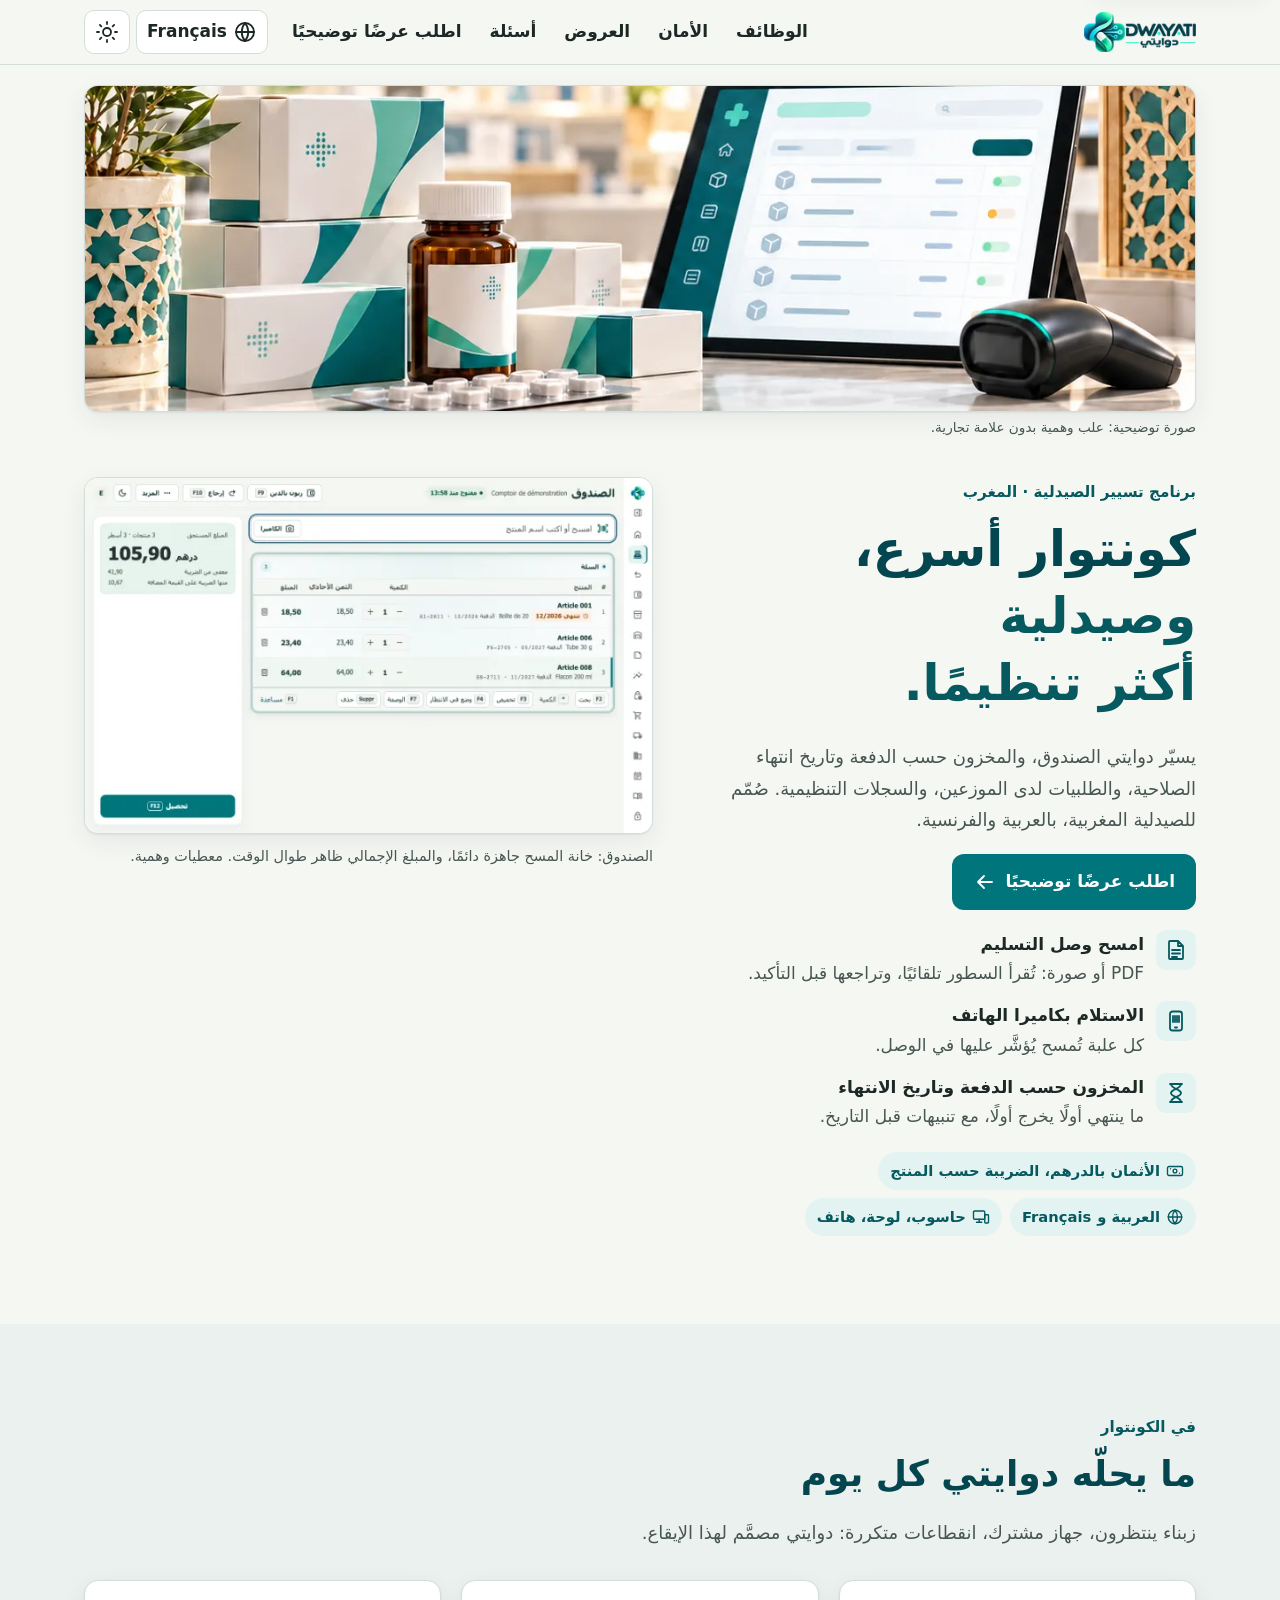
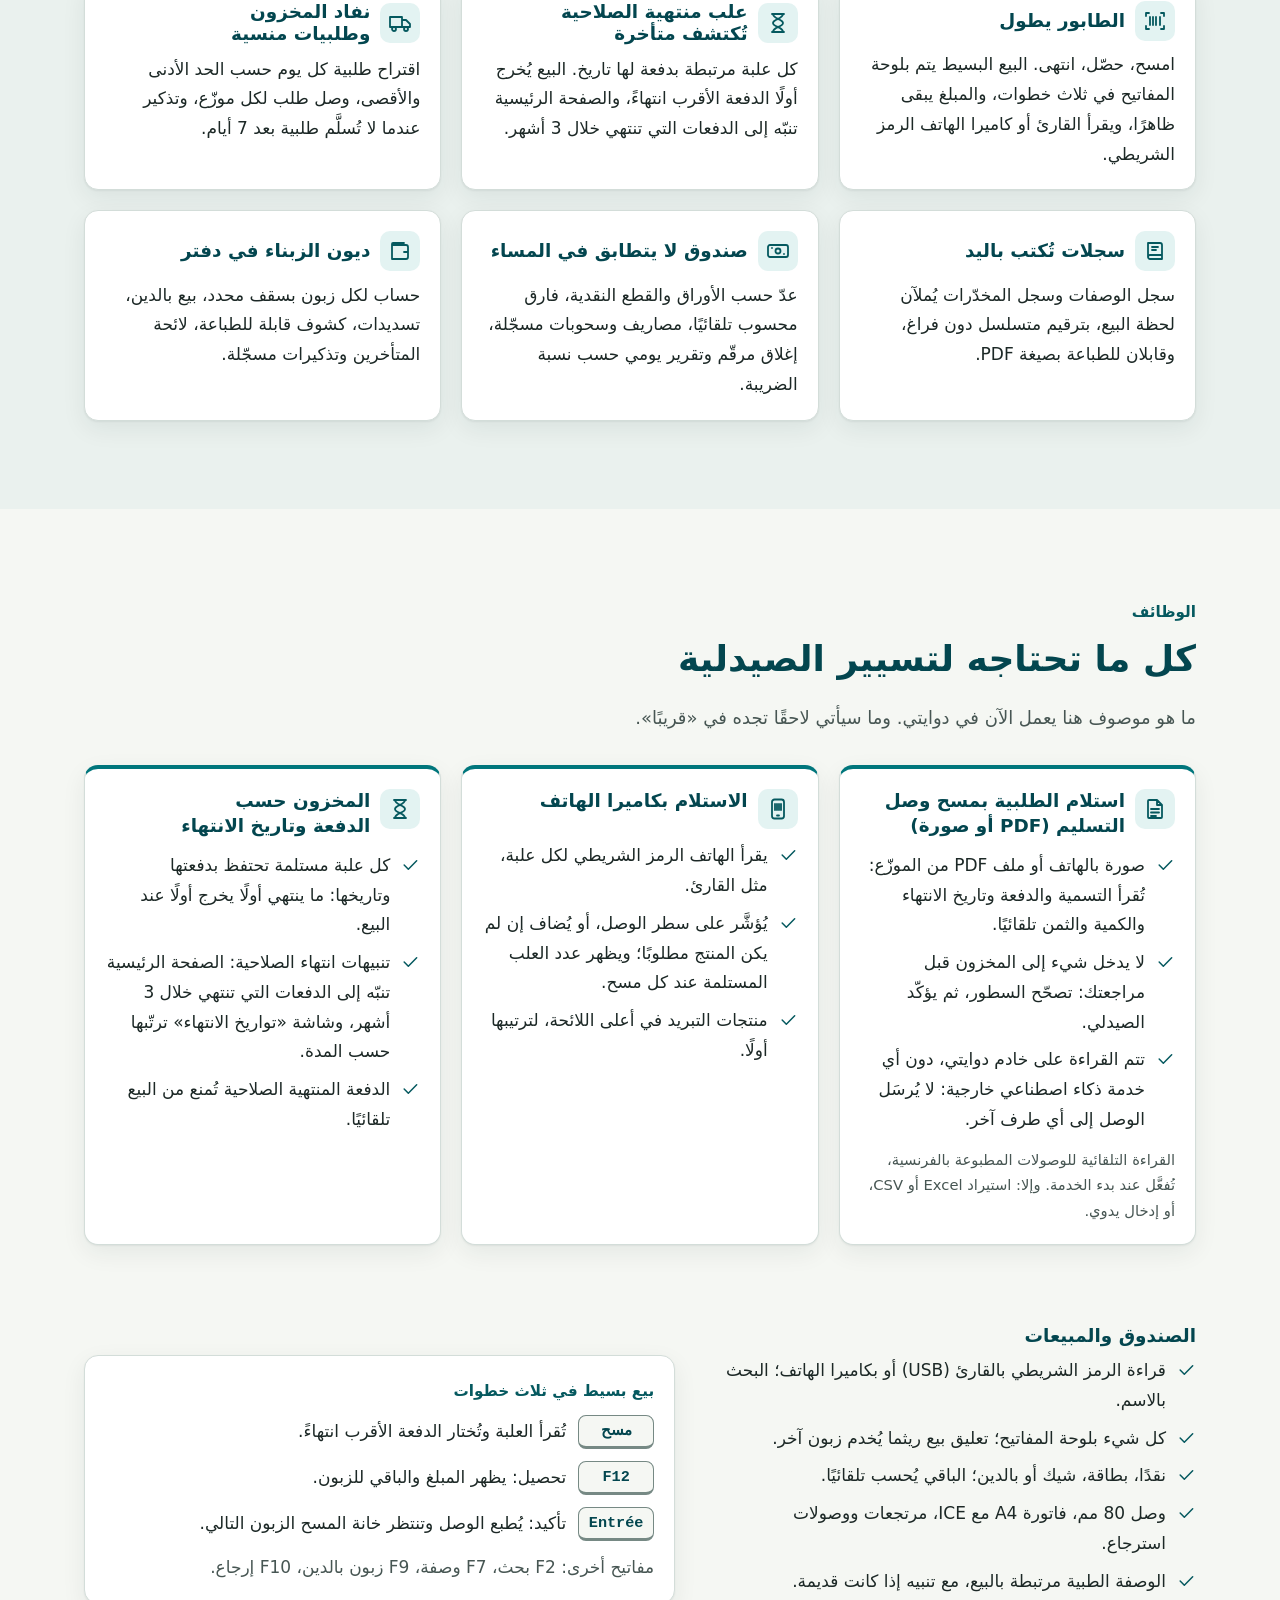
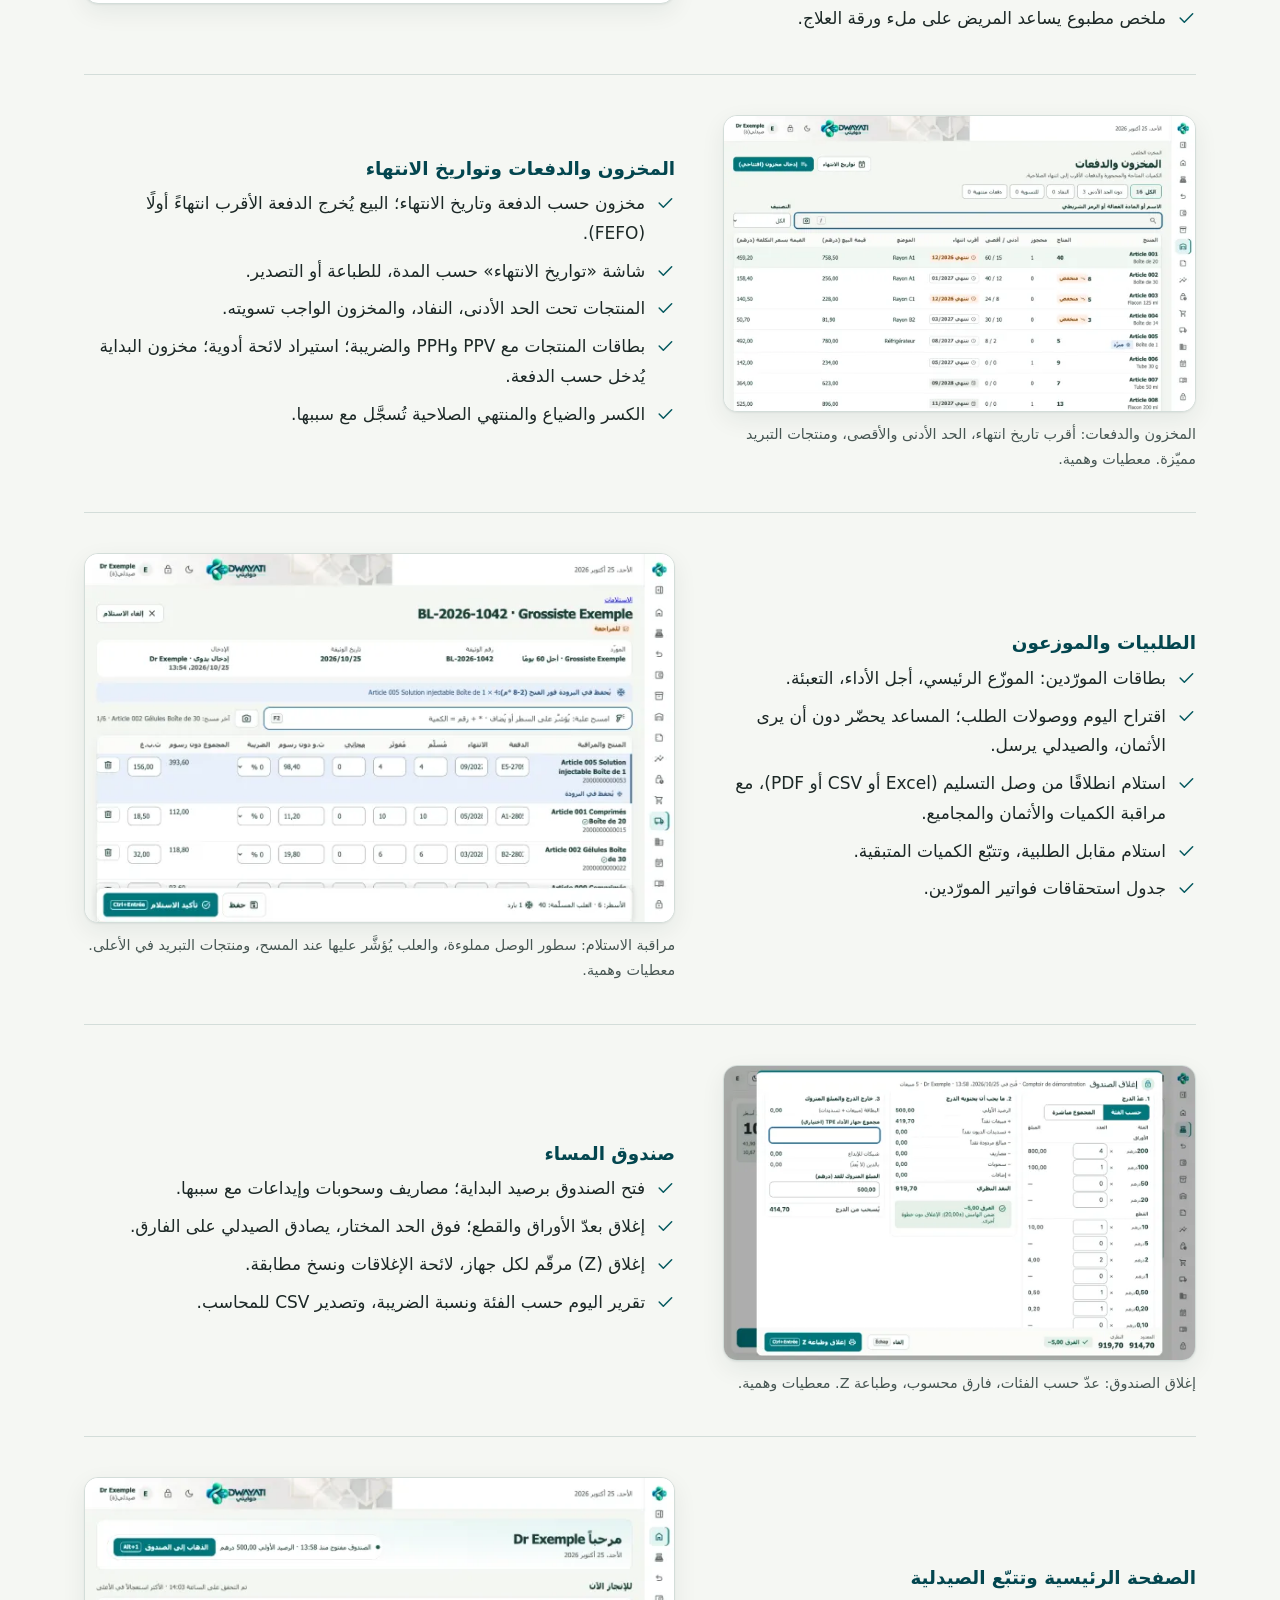
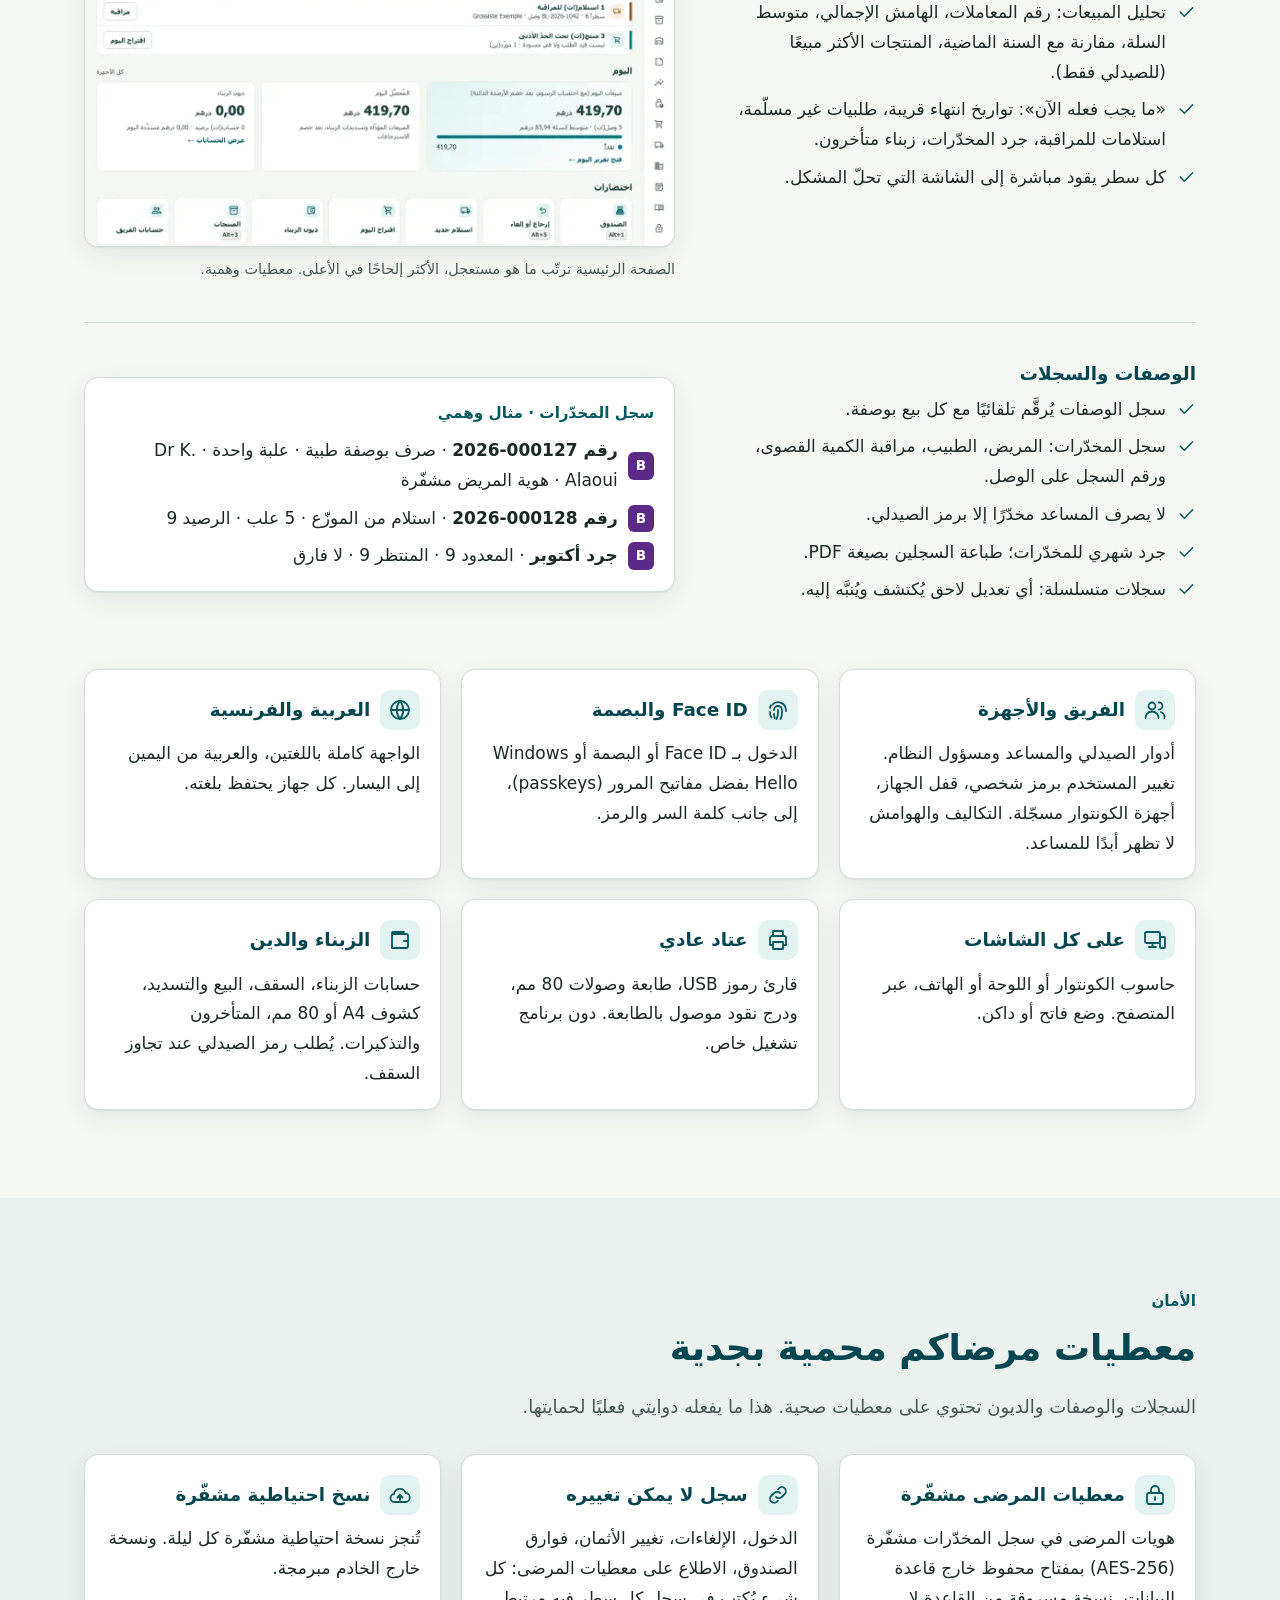
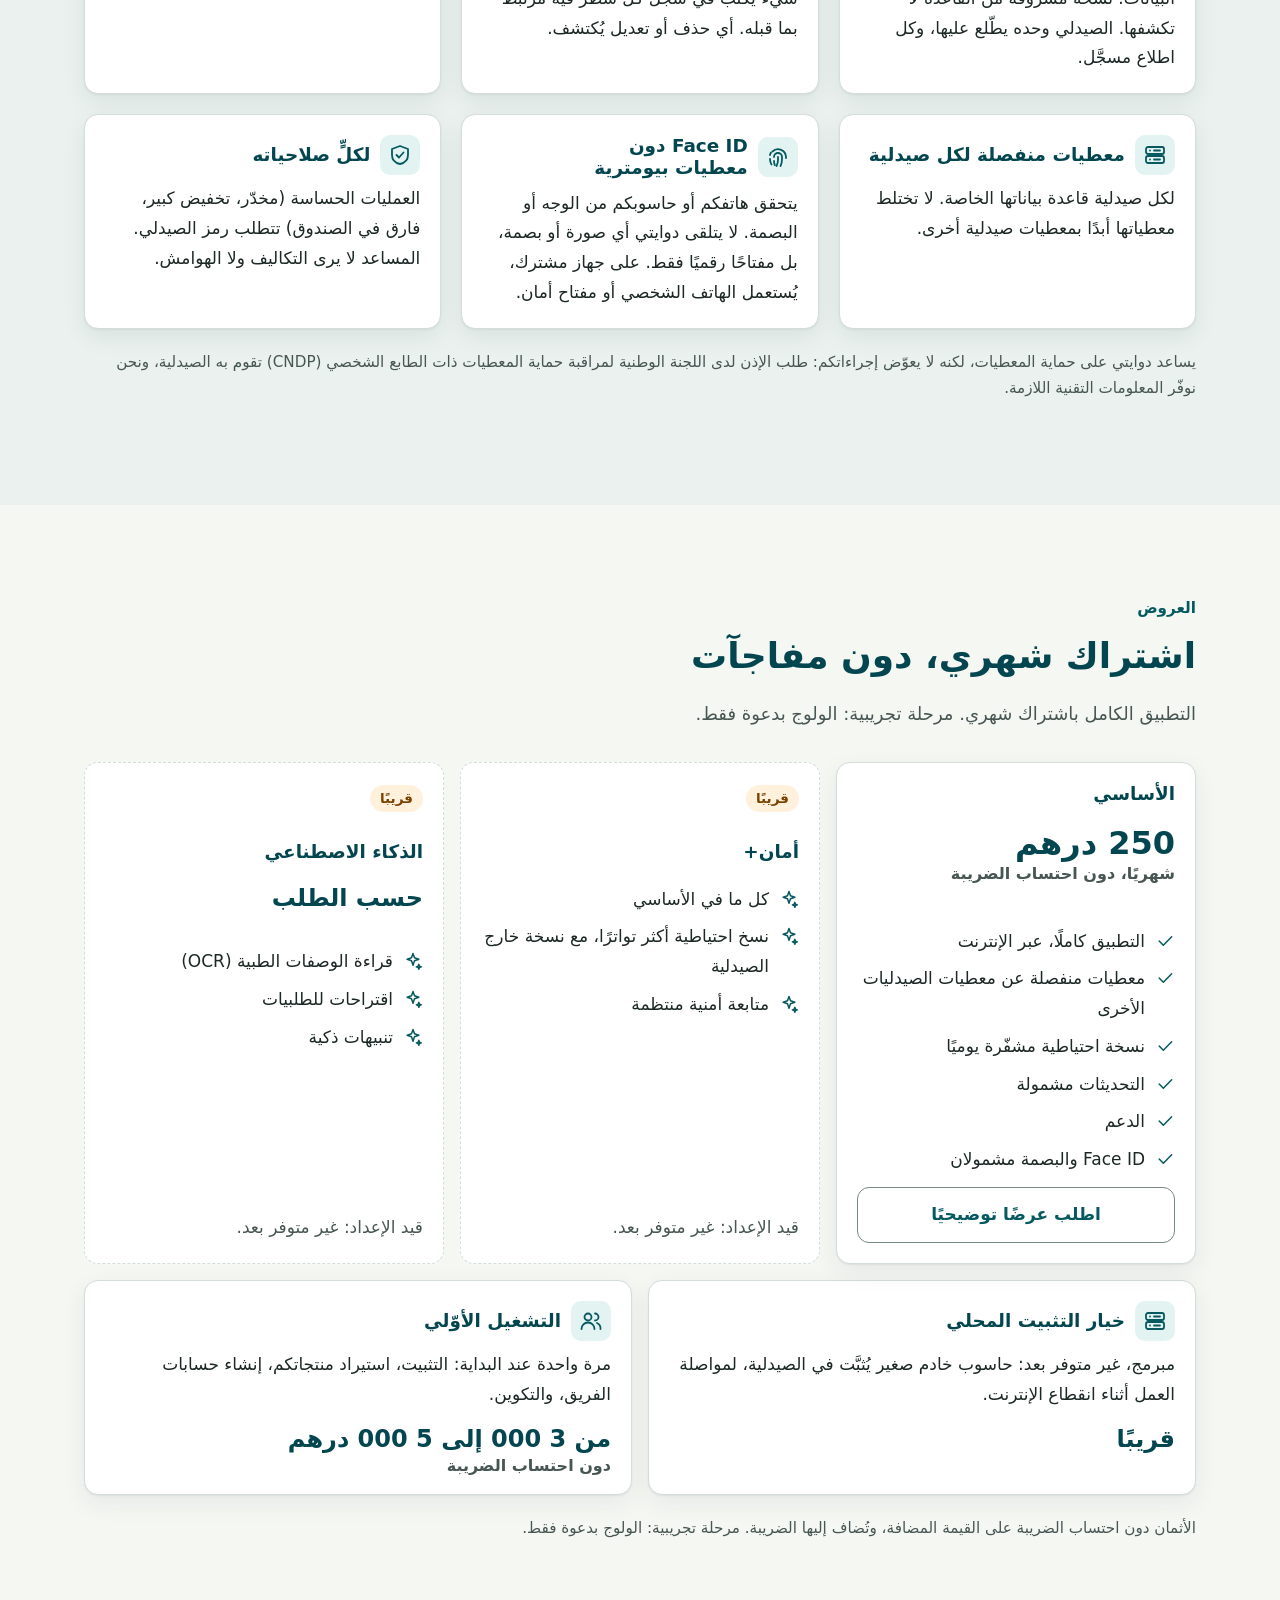
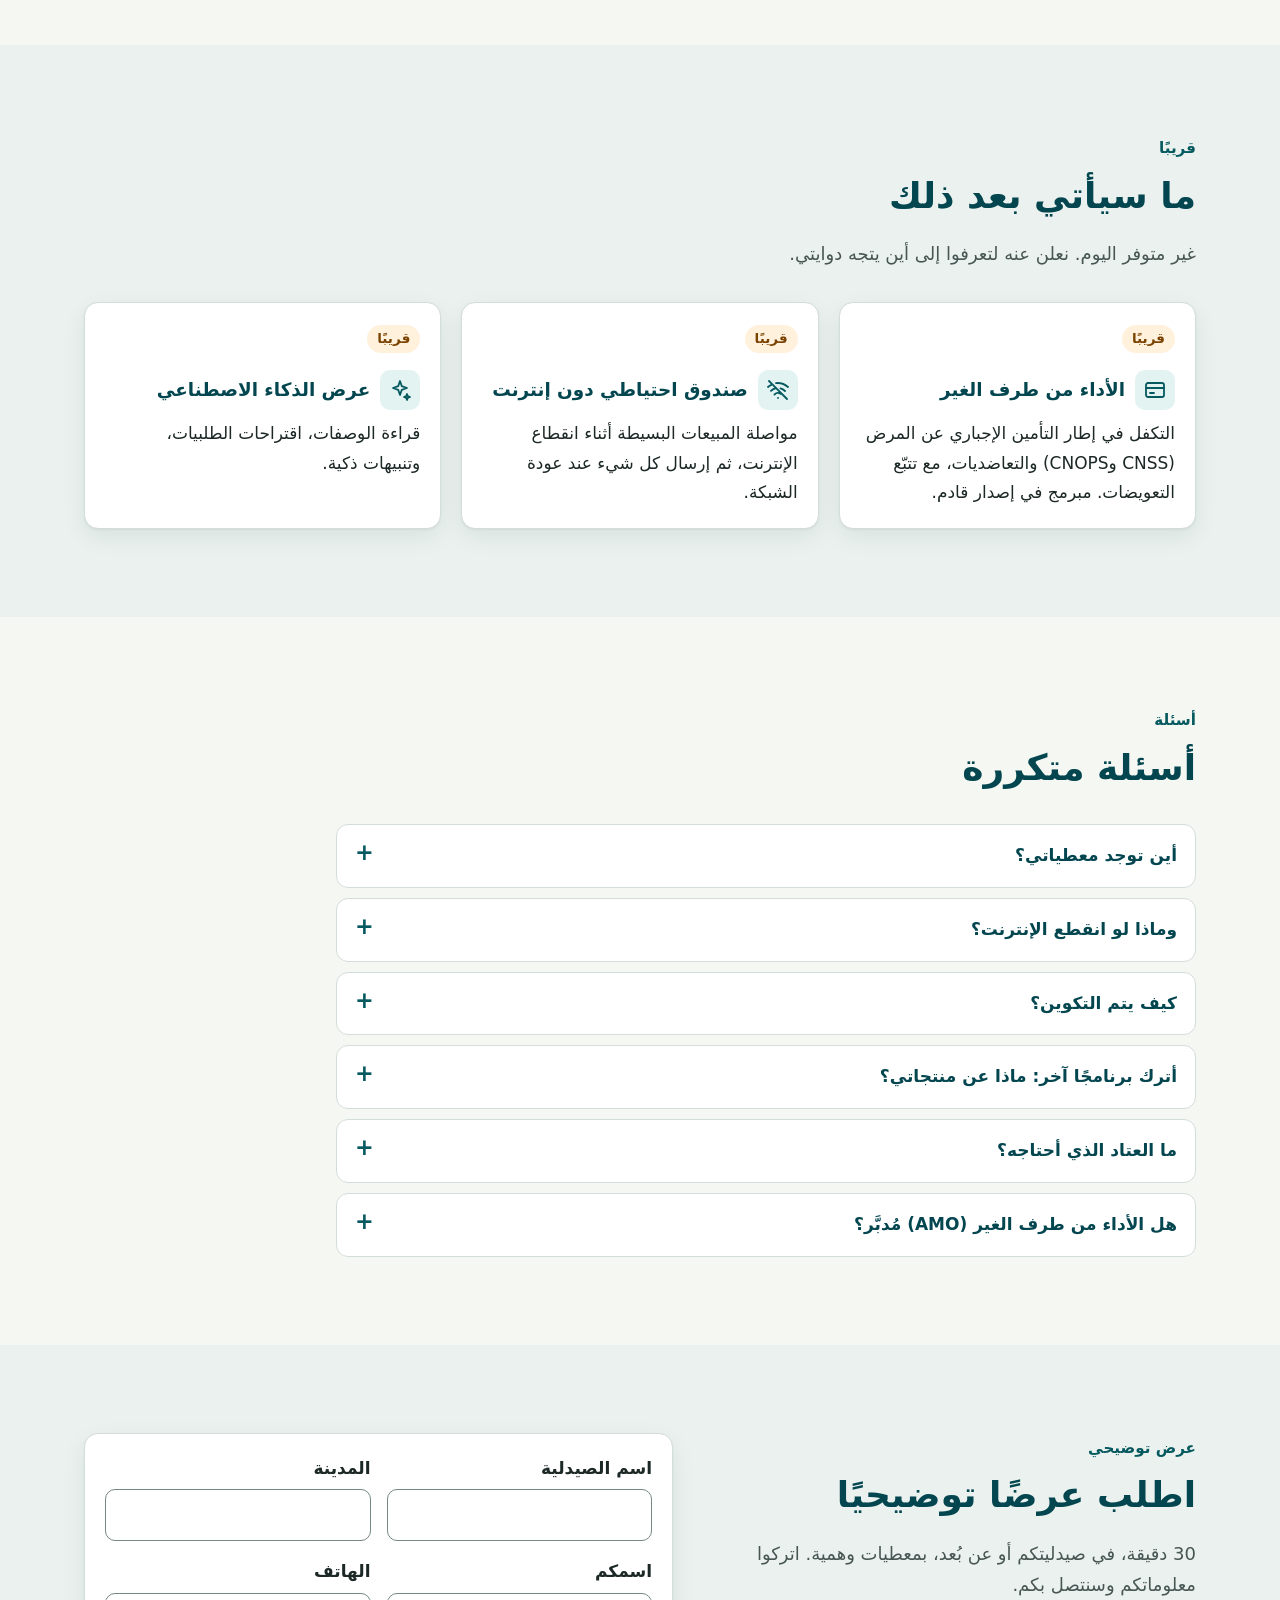
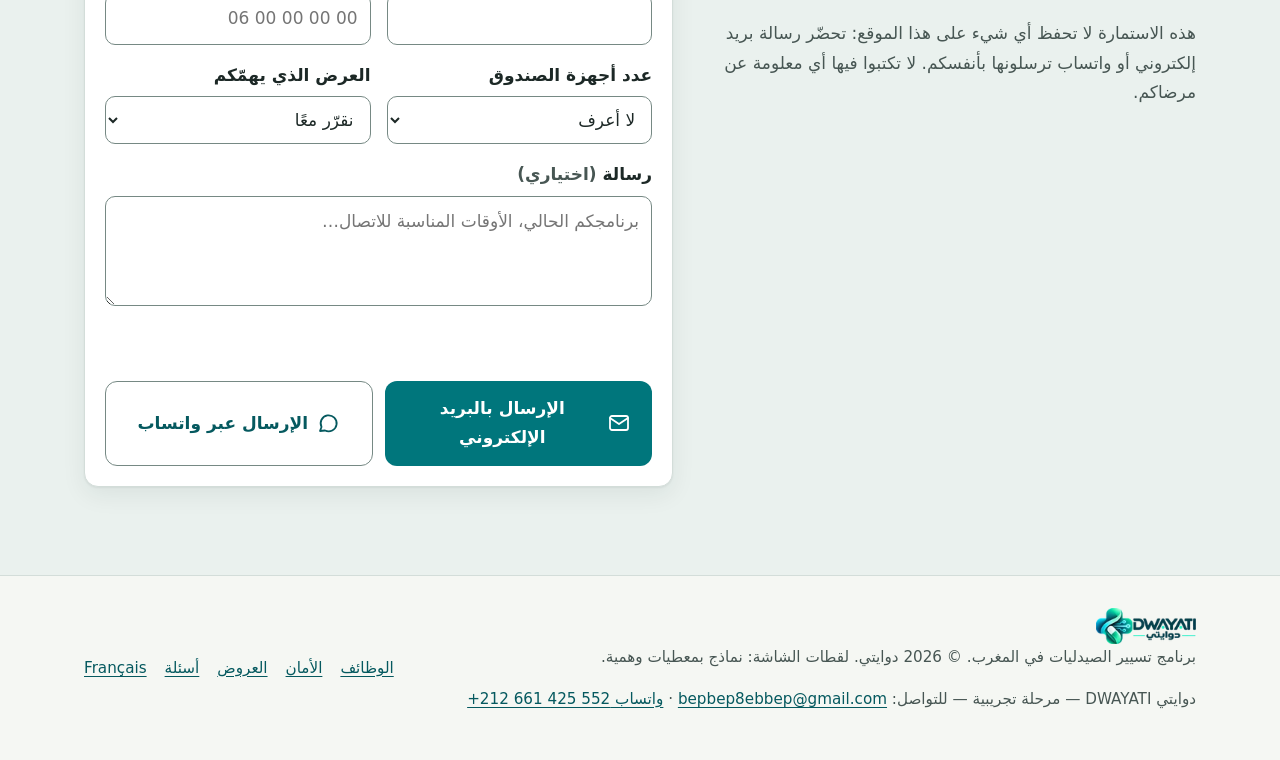
<file: ar/index.html>
<!doctype html>
<html lang="ar" dir="rtl">
<head>
<meta charset="utf-8">
<meta name="viewport" content="width=device-width, initial-scale=1">
<title>دوايتي DWAYATI — برنامج تسيير الصيدليات في المغرب</title>
<meta name="description" content="دوايتي: استلام الطلبيات بمسح وصل التسليم (PDF أو صورة) أو بكاميرا الهاتف، مخزون حسب الدفعة وتاريخ الانتهاء، صندوق بقارئ الرموز الشريطية، السجلات. بالعربية والفرنسية، لصيدليات المغرب.">
<meta name="color-scheme" content="light dark">
<meta name="theme-color" content="#00767C">
<meta name="robots" content="index, follow">
<link rel="canonical" href="https://bepbep11.github.io/dwaya-site/ar/">
<meta property="og:type" content="website">
<meta property="og:site_name" content="DWAYATI">
<meta property="og:locale" content="ar_AR">
<meta property="og:locale:alternate" content="fr_FR">
<meta property="og:url" content="https://bepbep11.github.io/dwaya-site/ar/">
<meta property="og:title" content="دوايتي DWAYATI — برنامج تسيير الصيدليات في المغرب">
<meta property="og:description" content="استلام الطلبيات بمسح وصل التسليم (PDF أو صورة) أو بكاميرا الهاتف. مخزون حسب الدفعة: ما ينتهي أولًا يخرج أولًا، مع تنبيهات انتهاء الصلاحية. الصندوق والطلبيات والسجلات، بالعربية والفرنسية. مرحلة تجريبية: عرض توضيحي عند الطلب.">
<meta property="og:image" content="https://bepbep11.github.io/dwaya-site/assets/img/og-ar.jpg">
<meta property="og:image:type" content="image/jpeg">
<meta property="og:image:width" content="1200">
<meta property="og:image:height" content="630">
<meta property="og:image:alt" content="دوايتي، برنامج تسيير الصيدليات في المغرب: الشعار، وكونتوار صيدلية مع لوحة إلكترونية وقارئ رموز شريطية وزليج.">
<meta name="twitter:card" content="summary_large_image">
<script src="../assets/site-mode.js" defer></script>
<link rel="alternate" hreflang="fr" href="../index.html">
<link rel="alternate" hreflang="ar" href="index.html">
<link rel="icon" href="../assets/img/favicon.ico" sizes="any">
<link rel="icon" type="image/png" sizes="32x32" href="../assets/img/dwayati-symbole-32.png">
<link rel="apple-touch-icon" href="../assets/img/apple-touch-icon.png">
<link rel="stylesheet" href="../assets/site.css">
<script>
  /* الوضع قبل العرض: الاختيار المحفوظ، وإلا تفضيل النظام. */
  (function () { var d = document.documentElement, t = null; d.classList.add('js');
    try { t = localStorage.getItem('dwaya-theme'); } catch (e) {}
    if (t !== 'light' && t !== 'dark') t = window.matchMedia && matchMedia('(prefers-color-scheme: dark)').matches ? 'dark' : 'light';
    d.setAttribute('data-theme', t); })();
</script>
<script src="../assets/reglages.js" defer></script>
<script src="../assets/site.js" defer></script>
</head>
<body>
<svg xmlns="http://www.w3.org/2000/svg" style="display:none" aria-hidden="true">
  <symbol id="i-scan" viewBox="0 0 24 24"><path d="M3 7V4h3M18 4h3v3M21 17v3h-3M6 20H3v-3M7 8v8M10 8v8M13 8v8M17 8v8"/></symbol>
  <symbol id="i-doc" viewBox="0 0 24 24"><path d="M14 3H6a1 1 0 0 0-1 1v16a1 1 0 0 0 1 1h12a1 1 0 0 0 1-1V8zM14 3v5h5M8 12h8M8 15.5h8M8 19h5"/></symbol>
  <symbol id="i-phone" viewBox="0 0 24 24"><rect x="6" y="2.5" width="12" height="19" rx="2.5"/><path d="M11 18.5h2M9 7v6M11 7v6M13 7v6M15 7v6"/></symbol>
  <symbol id="i-hourglass" viewBox="0 0 24 24"><path d="M6 3h12M6 21h12M7 3c0 5 10 5 10 9s-10 4-10 9M17 3c0 5-10 5-10 9s10 4 10 9"/></symbol>
  <symbol id="i-truck" viewBox="0 0 24 24"><path d="M2 6h12v10H2zM14 9h4l4 4v3h-8"/><circle cx="6" cy="18" r="2"/><circle cx="18" cy="18" r="2"/></symbol>
  <symbol id="i-book" viewBox="0 0 24 24"><path d="M5 4h12a2 2 0 0 1 2 2v14H7a2 2 0 0 1-2-2zM5 18a2 2 0 0 1 2-2h12M9 8h6M9 11h4"/></symbol>
  <symbol id="i-cash" viewBox="0 0 24 24"><rect x="2" y="6" width="20" height="12" rx="2"/><circle cx="12" cy="12" r="2.5"/><path d="M6 9v.01M18 15v.01"/></symbol>
  <symbol id="i-wallet" viewBox="0 0 24 24"><path d="M4 6h14a2 2 0 0 1 2 2v10a2 2 0 0 1-2 2H4zM4 6V5a1 1 0 0 1 1-1h11M16 13h4"/></symbol>
  <symbol id="i-users" viewBox="0 0 24 24"><circle cx="9" cy="8" r="3.5"/><path d="M2.5 20a6.5 6.5 0 0 1 13 0M16 4.5a3.5 3.5 0 0 1 0 7M18 14a6 6 0 0 1 3.5 6"/></symbol>
  <symbol id="i-lock" viewBox="0 0 24 24"><rect x="4" y="10" width="16" height="11" rx="2"/><path d="M8 10V7a4 4 0 0 1 8 0v3M12 14v3"/></symbol>
  <symbol id="i-shield" viewBox="0 0 24 24"><path d="M12 3l8 3v6c0 5-3.5 8-8 9-4.5-1-8-4-8-9V6z"/><path d="m8.5 12 2.5 2.5 4.5-5"/></symbol>
  <symbol id="i-chain" viewBox="0 0 24 24"><path d="M10 14a4 4 0 0 0 5.7 0l3-3a4 4 0 0 0-5.7-5.7l-1 1M14 10a4 4 0 0 0-5.7 0l-3 3a4 4 0 0 0 5.7 5.7l1-1"/></symbol>
  <symbol id="i-cloud" viewBox="0 0 24 24"><path d="M7 19h10a4.5 4.5 0 0 0 .6-9A6 6 0 0 0 6 11a4 4 0 0 0 1 8zM12 12v5M9.5 14.5 12 12l2.5 2.5"/></symbol>
  <symbol id="i-server" viewBox="0 0 24 24"><rect x="3" y="4" width="18" height="7" rx="2"/><rect x="3" y="13" width="18" height="7" rx="2"/><path d="M7 7.5h.01M7 16.5h.01M11 7.5h6M11 16.5h6"/></symbol>
  <symbol id="i-finger" viewBox="0 0 24 24"><path d="M6.5 6.5A8 8 0 0 1 20 12v1M4 10a8 8 0 0 1 1-2.5M4 14c0 2 .5 4 1.5 5.5M8 12a4 4 0 0 1 8 0v2c0 2.5-.5 5-1.5 7M12 12v3c0 2-.5 4-1.5 6M8 16c0 1.5.3 3 .8 4"/></symbol>
  <symbol id="i-globe" viewBox="0 0 24 24"><circle cx="12" cy="12" r="9"/><path d="M3 12h18M12 3a14 14 0 0 1 0 18M12 3a14 14 0 0 0 0 18"/></symbol>
  <symbol id="i-devices" viewBox="0 0 24 24"><rect x="2" y="4" width="15" height="11" rx="1.5"/><path d="M6 19h7M9.5 15v4"/><rect x="17" y="9" width="5" height="11" rx="1"/></symbol>
  <symbol id="i-printer" viewBox="0 0 24 24"><path d="M7 8V3h10v5M7 17H4v-7a2 2 0 0 1 2-2h12a2 2 0 0 1 2 2v7h-3M7 14h10v7H7z"/></symbol>
  <symbol id="i-spark" viewBox="0 0 24 24"><path d="M12 3l1.8 5.2L19 10l-5.2 1.8L12 17l-1.8-5.2L5 10l5.2-1.8zM19 16l.8 2.2L22 19l-2.2.8L19 22l-.8-2.2L16 19l2.2-.8z"/></symbol>
  <symbol id="i-offline" viewBox="0 0 24 24"><path d="M3 3l18 18M8.5 16.5a5 5 0 0 1 6.2-.6M5 12.9a10 10 0 0 1 4.2-2.6M14.5 10.4A10 10 0 0 1 19 13M2 9a15 15 0 0 1 3.6-2.4M10 5.1A15 15 0 0 1 22 9M12 20h.01"/></symbol>
  <symbol id="i-card" viewBox="0 0 24 24"><rect x="3" y="5" width="18" height="14" rx="2"/><path d="M3 10h18M7 15h4"/></symbol>
  <symbol id="i-check" viewBox="0 0 24 24"><path d="m5 12 5 5L20 7"/></symbol>
  <symbol id="i-arrow" viewBox="0 0 24 24"><path d="M5 12h14M13 6l6 6-6 6"/></symbol>
  <symbol id="i-sun" viewBox="0 0 24 24"><circle cx="12" cy="12" r="4"/><path d="M12 2v2M12 20v2M4.9 4.9l1.4 1.4M17.7 17.7l1.4 1.4M2 12h2M20 12h2M4.9 19.1l1.4-1.4M17.7 6.3l1.4-1.4"/></symbol>
  <symbol id="i-moon" viewBox="0 0 24 24"><path d="M20 14.5A8 8 0 1 1 9.5 4a6.5 6.5 0 0 0 10.5 10.5z"/></symbol>
  <symbol id="i-menu" viewBox="0 0 24 24"><path d="M4 7h16M4 12h16M4 17h16"/></symbol>
  <symbol id="i-mail" viewBox="0 0 24 24"><rect x="3" y="5" width="18" height="14" rx="2"/><path d="m3 7 9 6 9-6"/></symbol>
  <symbol id="i-chat" viewBox="0 0 24 24"><path d="M4 20l1.5-4A8 8 0 1 1 9 19.5z"/></symbol>
</svg>

<a class="skip" href="#contenu">الانتقال إلى المحتوى</a>

<header class="top">
  <div class="wrap">
    <a class="brand" href="#contenu">
      <!-- Le logo ne se retourne pas en RTL : seule sa place suit le sens de lecture. -->
      <img class="logo-light" src="../assets/img/dwayati-horizontal-clair-48.webp" srcset="../assets/img/dwayati-horizontal-clair-48.webp 1x, ../assets/img/dwayati-horizontal-clair-48@2x.webp 2x" width="134" height="48" alt="دوايتي، الصفحة الرئيسية">
      <img class="logo-dark" src="../assets/img/dwayati-horizontal-sombre-48.webp" srcset="../assets/img/dwayati-horizontal-sombre-48.webp 1x, ../assets/img/dwayati-horizontal-sombre-48@2x.webp 2x" width="130" height="48" alt="دوايتي، الصفحة الرئيسية">
    </a>
    <nav class="nav" id="nav" aria-label="القائمة الرئيسية">
      <ul>
        <li><a href="#fonctions">الوظائف</a></li>
        <li><a href="#securite">الأمان</a></li>
        <li><a href="#offres">العروض</a></li>
        <li><a href="#questions">أسئلة</a></li>
        <li><a href="#demo">اطلب عرضًا توضيحيًا</a></li>
      </ul>
    </nav>
    <div class="tools">
      <a class="icon-btn lang-btn" href="../index.html" hreflang="fr" lang="fr"><svg class="i" aria-hidden="true"><use href="#i-globe"/></svg><span class="long">Français</span><span class="short" aria-hidden="true">FR</span></a>
      <button class="icon-btn theme-btn" id="theme-btn" type="button" aria-pressed="false" aria-label="الوضع الداكن">
        <svg class="i i-sun" aria-hidden="true"><use href="#i-sun"/></svg><svg class="i i-moon" aria-hidden="true"><use href="#i-moon"/></svg>
      </button>
      <button class="icon-btn menu-btn" id="menu-btn" type="button" aria-expanded="false" aria-controls="nav"><svg class="i" aria-hidden="true"><use href="#i-menu"/></svg><span>القائمة</span></button>
    </div>
  </div>
</header>

<main id="contenu" tabindex="-1">

<section class="hero" aria-labelledby="titre">
  <!-- Visuel d'ouverture : premier élément de la page (image du premier écran : chargée tout de suite, en priorité) -->
  <figure class="maroc">
    <img src="../assets/img/dwayati-comptoir-960.webp" srcset="../assets/img/dwayati-comptoir-640.webp 640w, ../assets/img/dwayati-comptoir-960.webp 960w, ../assets/img/dwayati-comptoir-1254.webp 1254w" sizes="(min-width: 1208px) 1112px, (min-width: 720px) calc(100vw - 48px), 100vw" width="1254" height="485" fetchpriority="high" alt="كونتوار صيدلية في المغرب: علب أدوية بدون علامة تجارية، قارورة، شريط أقراص، لوحة إلكترونية تعرض برنامجًا وقارئ رموز شريطية، مع زخارف الزليج.">
    <figcaption>صورة توضيحية: علب وهمية بدون علامة تجارية.</figcaption>
  </figure>
  <div class="wrap">
    <div>
      <p class="eyebrow">برنامج تسيير الصيدلية · المغرب</p>
      <h1 id="titre">كونتوار أسرع، <span>وصيدلية أكثر تنظيمًا.</span></h1>
      <p class="lead">يسيّر دوايتي الصندوق، والمخزون حسب الدفعة وتاريخ انتهاء الصلاحية، والطلبيات لدى الموزعين، والسجلات التنظيمية. صُمّم للصيدلية المغربية، بالعربية والفرنسية.</p>
      <div class="actions">
        <a class="btn btn-primary" href="#demo">اطلب عرضًا توضيحيًا <svg class="i i-dir" aria-hidden="true"><use href="#i-arrow"/></svg></a>
      </div>
      <ul class="keys" aria-label="أهم المزايا">
        <li><span class="badge-ico"><svg class="i" aria-hidden="true"><use href="#i-doc"/></svg></span><span><strong>امسح وصل التسليم</strong> PDF أو صورة: تُقرأ السطور تلقائيًا، وتراجعها قبل التأكيد.</span></li>
        <li><span class="badge-ico"><svg class="i" aria-hidden="true"><use href="#i-phone"/></svg></span><span><strong>الاستلام بكاميرا الهاتف</strong> كل علبة تُمسح يُؤشَّر عليها في الوصل.</span></li>
        <li><span class="badge-ico"><svg class="i" aria-hidden="true"><use href="#i-hourglass"/></svg></span><span><strong>المخزون حسب الدفعة وتاريخ الانتهاء</strong> ما ينتهي أولًا يخرج أولًا، مع تنبيهات قبل التاريخ.</span></li>
      </ul>
      <ul class="chips" aria-label="باختصار">
        <li><svg class="i" aria-hidden="true"><use href="#i-cash"/></svg>الأثمان بالدرهم، الضريبة حسب المنتج</li>
        <li><svg class="i" aria-hidden="true"><use href="#i-globe"/></svg>العربية و<span lang="fr">Français</span></li>
        <li><svg class="i" aria-hidden="true"><use href="#i-devices"/></svg>حاسوب، لوحة، هاتف</li>
      </ul>
    </div>
    <figure class="shot">
      <div class="frame">
        <img class="shot-light" src="../assets/captures/caisse-ar-1280.webp" srcset="../assets/captures/caisse-ar-640.webp 640w, ../assets/captures/caisse-ar-1280.webp 1280w" sizes="(min-width: 960px) 600px, calc(100vw - 32px)" width="1280" height="800" alt="شاشة الصندوق بالعربية: خانة المسح في الأعلى، سلة من ثلاثة منتجات مع الدفعة وتاريخ الانتهاء، المبلغ المستحق 105,90 درهم ظاهر دائمًا، وزر التحصيل F12."><img class="shot-dark" src="../assets/captures/caisse-ar-sombre-1280.webp" srcset="../assets/captures/caisse-ar-sombre-640.webp 640w, ../assets/captures/caisse-ar-sombre-1280.webp 1280w" sizes="(min-width: 960px) 600px, calc(100vw - 32px)" loading="lazy" decoding="async" width="1280" height="800" alt="شاشة الصندوق بالعربية: خانة المسح في الأعلى، سلة من ثلاثة منتجات مع الدفعة وتاريخ الانتهاء، المبلغ المستحق 105,90 درهم ظاهر دائمًا، وزر التحصيل F12.">
      </div>
      <figcaption>الصندوق: خانة المسح جاهزة دائمًا، والمبلغ الإجمالي ظاهر طوال الوقت. معطيات وهمية.</figcaption>
    </figure>
  </div>
</section>

<section class="alt" aria-labelledby="t-problemes">
  <div class="wrap">
    <div class="section-head">
      <p class="eyebrow">في الكونتوار</p>
      <h2 id="t-problemes">ما يحلّه دوايتي كل يوم</h2>
      <p class="lead">زبناء ينتظرون، جهاز مشترك، انقطاعات متكررة: دوايتي مصمَّم لهذا الإيقاع.</p>
    </div>
    <div class="grid grid-3">
      <article class="card problem">
        <h3><span class="badge-ico"><svg class="i" aria-hidden="true"><use href="#i-scan"/></svg></span>الطابور يطول</h3>
        <p>امسح، حصّل، انتهى. البيع البسيط يتم بلوحة المفاتيح في ثلاث خطوات، والمبلغ يبقى ظاهرًا، ويقرأ القارئ أو كاميرا الهاتف الرمز الشريطي.</p>
      </article>
      <article class="card problem">
        <h3><span class="badge-ico"><svg class="i" aria-hidden="true"><use href="#i-hourglass"/></svg></span>علب منتهية الصلاحية تُكتشف متأخرة</h3>
        <p>كل علبة مرتبطة بدفعة لها تاريخ. البيع يُخرج أولًا الدفعة الأقرب انتهاءً، والصفحة الرئيسية تنبّه إلى الدفعات التي تنتهي خلال 3 أشهر.</p>
      </article>
      <article class="card problem">
        <h3><span class="badge-ico"><svg class="i" aria-hidden="true"><use href="#i-truck"/></svg></span>نفاد المخزون وطلبيات منسية</h3>
        <p>اقتراح طلبية كل يوم حسب الحد الأدنى والأقصى، وصل طلب لكل موزّع، وتذكير عندما لا تُسلَّم طلبية بعد 7 أيام.</p>
      </article>
      <article class="card problem">
        <h3><span class="badge-ico"><svg class="i" aria-hidden="true"><use href="#i-book"/></svg></span>سجلات تُكتب باليد</h3>
        <p>سجل الوصفات وسجل المخدّرات يُملآن لحظة البيع، بترقيم متسلسل دون فراغ، وقابلان للطباعة بصيغة PDF.</p>
      </article>
      <article class="card problem">
        <h3><span class="badge-ico"><svg class="i" aria-hidden="true"><use href="#i-cash"/></svg></span>صندوق لا يتطابق في المساء</h3>
        <p>عدّ حسب الأوراق والقطع النقدية، فارق محسوب تلقائيًا، مصاريف وسحوبات مسجّلة، إغلاق مرقّم وتقرير يومي حسب نسبة الضريبة.</p>
      </article>
      <article class="card problem">
        <h3><span class="badge-ico"><svg class="i" aria-hidden="true"><use href="#i-wallet"/></svg></span>ديون الزبناء في دفتر</h3>
        <p>حساب لكل زبون بسقف محدد، بيع بالدين، تسديدات، كشوف قابلة للطباعة، لائحة المتأخرين وتذكيرات مسجّلة.</p>
      </article>
    </div>
  </div>
</section>

<!-- الوظائف: فقط ما هو متوفر فعلًا في التطبيق -->
<section id="fonctions" aria-labelledby="t-fonctions">
  <div class="wrap">
    <div class="section-head">
      <p class="eyebrow">الوظائف</p>
      <h2 id="t-fonctions">كل ما تحتاجه لتسيير الصيدلية</h2>
      <p class="lead">ما هو موصوف هنا يعمل الآن في دوايتي. وما سيأتي لاحقًا تجده في «قريبًا».</p>
    </div>

    <div class="grid grid-3 highlights">
      <article class="card key">
        <h3><span class="badge-ico"><svg class="i" aria-hidden="true"><use href="#i-doc"/></svg></span>استلام الطلبية بمسح وصل التسليم (PDF أو صورة)</h3>
        <ul class="checks">
          <li><svg class="i" aria-hidden="true"><use href="#i-check"/></svg><span>صورة بالهاتف أو ملف PDF من الموزّع: تُقرأ التسمية والدفعة وتاريخ الانتهاء والكمية والثمن تلقائيًا.</span></li>
          <li><svg class="i" aria-hidden="true"><use href="#i-check"/></svg><span>لا يدخل شيء إلى المخزون قبل مراجعتك: تصحّح السطور، ثم يؤكّد الصيدلي.</span></li>
          <li><svg class="i" aria-hidden="true"><use href="#i-check"/></svg><span>تتم القراءة على خادم دوايتي، دون أي خدمة ذكاء اصطناعي خارجية: لا يُرسَل الوصل إلى أي طرف آخر.</span></li>
        </ul>
        <p class="muted small">القراءة التلقائية للوصولات المطبوعة بالفرنسية، تُفعَّل عند بدء الخدمة. وإلا: استيراد Excel أو CSV، أو إدخال يدوي.</p>
      </article>
      <article class="card key">
        <h3><span class="badge-ico"><svg class="i" aria-hidden="true"><use href="#i-phone"/></svg></span>الاستلام بكاميرا الهاتف</h3>
        <ul class="checks">
          <li><svg class="i" aria-hidden="true"><use href="#i-check"/></svg><span>يقرأ الهاتف الرمز الشريطي لكل علبة، مثل القارئ.</span></li>
          <li><svg class="i" aria-hidden="true"><use href="#i-check"/></svg><span>يُؤشَّر على سطر الوصل، أو يُضاف إن لم يكن المنتج مطلوبًا؛ ويظهر عدد العلب المستلمة عند كل مسح.</span></li>
          <li><svg class="i" aria-hidden="true"><use href="#i-check"/></svg><span>منتجات التبريد في أعلى اللائحة، لترتيبها أولًا.</span></li>
        </ul>
      </article>
      <article class="card key">
        <h3><span class="badge-ico"><svg class="i" aria-hidden="true"><use href="#i-hourglass"/></svg></span>المخزون حسب الدفعة وتاريخ الانتهاء</h3>
        <ul class="checks">
          <li><svg class="i" aria-hidden="true"><use href="#i-check"/></svg><span>كل علبة مستلمة تحتفظ بدفعتها وتاريخها: ما ينتهي أولًا يخرج أولًا عند البيع.</span></li>
          <li><svg class="i" aria-hidden="true"><use href="#i-check"/></svg><span>تنبيهات انتهاء الصلاحية: الصفحة الرئيسية تنبّه إلى الدفعات التي تنتهي خلال 3 أشهر، وشاشة «تواريخ الانتهاء» ترتّبها حسب المدة.</span></li>
          <li><svg class="i" aria-hidden="true"><use href="#i-check"/></svg><span>الدفعة المنتهية الصلاحية تُمنع من البيع تلقائيًا.</span></li>
        </ul>
      </article>
    </div>

    <article class="feature">
      <div>
        <h3>الصندوق والمبيعات</h3>
        <ul class="checks">
          <li><svg class="i" aria-hidden="true"><use href="#i-check"/></svg><span>قراءة الرمز الشريطي بالقارئ (USB) أو بكاميرا الهاتف؛ البحث بالاسم.</span></li>
          <li><svg class="i" aria-hidden="true"><use href="#i-check"/></svg><span>كل شيء بلوحة المفاتيح؛ تعليق بيع ريثما يُخدم زبون آخر.</span></li>
          <li><svg class="i" aria-hidden="true"><use href="#i-check"/></svg><span>نقدًا، بطاقة، شيك أو بالدين؛ الباقي يُحسب تلقائيًا.</span></li>
          <li><svg class="i" aria-hidden="true"><use href="#i-check"/></svg><span>وصل 80 مم، فاتورة A4 مع ICE، مرتجعات ووصولات استرجاع.</span></li>
          <li><svg class="i" aria-hidden="true"><use href="#i-check"/></svg><span>الوصفة الطبية مرتبطة بالبيع، مع تنبيه إذا كانت قديمة.</span></li>
          <li><svg class="i" aria-hidden="true"><use href="#i-check"/></svg><span>ملخص مطبوع يساعد المريض على ملء ورقة العلاج.</span></li>
        </ul>
      </div>
      <div class="card steps" aria-labelledby="t-3gestes">
        <p class="eyebrow" id="t-3gestes">بيع بسيط في ثلاث خطوات</p>
        <ol>
          <li><kbd>مسح</kbd><span>تُقرأ العلبة وتُختار الدفعة الأقرب انتهاءً.</span></li>
          <li><kbd>F12</kbd><span>تحصيل: يظهر المبلغ والباقي للزبون.</span></li>
          <li><kbd lang="fr">Entrée</kbd><span>تأكيد: يُطبع الوصل وتنتظر خانة المسح الزبون التالي.</span></li>
        </ol>
        <p class="muted">مفاتيح أخرى: F2 بحث، F7 وصفة، F9 زبون بالدين، F10 إرجاع.</p>
      </div>
    </article>

    <article class="feature flip">
      <div>
        <h3>المخزون والدفعات وتواريخ الانتهاء</h3>
        <ul class="checks">
          <li><svg class="i" aria-hidden="true"><use href="#i-check"/></svg><span>مخزون حسب الدفعة وتاريخ الانتهاء؛ البيع يُخرج الدفعة الأقرب انتهاءً أولًا (FEFO).</span></li>
          <li><svg class="i" aria-hidden="true"><use href="#i-check"/></svg><span>شاشة «تواريخ الانتهاء» حسب المدة، للطباعة أو التصدير.</span></li>
          <li><svg class="i" aria-hidden="true"><use href="#i-check"/></svg><span>المنتجات تحت الحد الأدنى، النفاد، والمخزون الواجب تسويته.</span></li>
          <li><svg class="i" aria-hidden="true"><use href="#i-check"/></svg><span>بطاقات المنتجات مع PPV وPPH والضريبة؛ استيراد لائحة أدوية؛ مخزون البداية يُدخل حسب الدفعة.</span></li>
          <li><svg class="i" aria-hidden="true"><use href="#i-check"/></svg><span>الكسر والضياع والمنتهي الصلاحية تُسجَّل مع سببها.</span></li>
        </ul>
      </div>
      <figure class="shot">
        <div class="frame"><img class="shot-light" src="../assets/captures/stock-ar-1280.webp" srcset="../assets/captures/stock-ar-640.webp 640w, ../assets/captures/stock-ar-1280.webp 1280w" sizes="(min-width: 960px) 620px, calc(100vw - 32px)" loading="lazy" decoding="async" width="1280" height="800" alt="شاشة المخزون والدفعات بالعربية: ستة عشر منتجًا متابعًا، ثلاثة تحت الحد الأدنى؛ لكل منتج المتاح والحد الأدنى والأقصى وأقرب تاريخ انتهاء والموضع، ومنتج مبرّد مميّز."><img class="shot-dark" src="../assets/captures/stock-ar-sombre-1280.webp" srcset="../assets/captures/stock-ar-sombre-640.webp 640w, ../assets/captures/stock-ar-sombre-1280.webp 1280w" sizes="(min-width: 960px) 620px, calc(100vw - 32px)" loading="lazy" decoding="async" width="1280" height="800" alt="شاشة المخزون والدفعات بالعربية: ستة عشر منتجًا متابعًا، ثلاثة تحت الحد الأدنى؛ لكل منتج المتاح والحد الأدنى والأقصى وأقرب تاريخ انتهاء والموضع، ومنتج مبرّد مميّز."></div>
        <figcaption>المخزون والدفعات: أقرب تاريخ انتهاء، الحد الأدنى والأقصى، ومنتجات التبريد مميّزة. معطيات وهمية.</figcaption>
      </figure>
    </article>

    <article class="feature">
      <div>
        <h3>الطلبيات والموزعون</h3>
        <ul class="checks">
          <li><svg class="i" aria-hidden="true"><use href="#i-check"/></svg><span>بطاقات المورّدين: الموزّع الرئيسي، أجل الأداء، التعبئة.</span></li>
          <li><svg class="i" aria-hidden="true"><use href="#i-check"/></svg><span>اقتراح اليوم ووصولات الطلب؛ المساعد يحضّر دون أن يرى الأثمان، والصيدلي يرسل.</span></li>
          <li><svg class="i" aria-hidden="true"><use href="#i-check"/></svg><span>استلام انطلاقًا من وصل التسليم (Excel أو CSV أو PDF)، مع مراقبة الكميات والأثمان والمجاميع.</span></li>
          <li><svg class="i" aria-hidden="true"><use href="#i-check"/></svg><span>استلام مقابل الطلبية، وتتبّع الكميات المتبقية.</span></li>
          <li><svg class="i" aria-hidden="true"><use href="#i-check"/></svg><span>جدول استحقاقات فواتير المورّدين.</span></li>
        </ul>
      </div>
      <figure class="shot">
        <div class="frame"><img class="shot-light" src="../assets/captures/reception-ar-1280.webp" srcset="../assets/captures/reception-ar-640.webp 640w, ../assets/captures/reception-ar-1280.webp 1280w" sizes="(min-width: 960px) 620px, calc(100vw - 32px)" loading="lazy" decoding="async" width="1280" height="800" alt="شاشة مراقبة الاستلام بالعربية: وصل BL-2026-1042 من «Grossiste Exemple»، سطور مملوءة بالدفعة وتاريخ الانتهاء والكميات والأثمنة، المنتج المبرّد في الأعلى، وسطران مؤشَّر عليهما بعد مسح العلب."><img class="shot-dark" src="../assets/captures/reception-ar-sombre-1280.webp" srcset="../assets/captures/reception-ar-sombre-640.webp 640w, ../assets/captures/reception-ar-sombre-1280.webp 1280w" sizes="(min-width: 960px) 620px, calc(100vw - 32px)" loading="lazy" decoding="async" width="1280" height="800" alt="شاشة مراقبة الاستلام بالعربية: وصل BL-2026-1042 من «Grossiste Exemple»، سطور مملوءة بالدفعة وتاريخ الانتهاء والكميات والأثمنة، المنتج المبرّد في الأعلى، وسطران مؤشَّر عليهما بعد مسح العلب."></div>
        <figcaption>مراقبة الاستلام: سطور الوصل مملوءة، والعلب يُؤشَّر عليها عند المسح، ومنتجات التبريد في الأعلى. معطيات وهمية.</figcaption>
      </figure>
    </article>

    <article class="feature flip">
      <div>
        <h3>صندوق المساء</h3>
        <ul class="checks">
          <li><svg class="i" aria-hidden="true"><use href="#i-check"/></svg><span>فتح الصندوق برصيد البداية؛ مصاريف وسحوبات وإيداعات مع سببها.</span></li>
          <li><svg class="i" aria-hidden="true"><use href="#i-check"/></svg><span>إغلاق بعدّ الأوراق والقطع؛ فوق الحد المختار، يصادق الصيدلي على الفارق.</span></li>
          <li><svg class="i" aria-hidden="true"><use href="#i-check"/></svg><span>إغلاق (Z) مرقّم لكل جهاز، لائحة الإغلاقات ونسخ مطابقة.</span></li>
          <li><svg class="i" aria-hidden="true"><use href="#i-check"/></svg><span>تقرير اليوم حسب الفئة ونسبة الضريبة، وتصدير CSV للمحاسب.</span></li>
        </ul>
      </div>
      <figure class="shot">
        <div class="frame"><img class="shot-light" src="../assets/captures/cloture-ar-1280.webp" srcset="../assets/captures/cloture-ar-640.webp 640w, ../assets/captures/cloture-ar-1280.webp 1280w" sizes="(min-width: 960px) 620px, calc(100vw - 32px)" loading="lazy" decoding="async" width="1280" height="800" alt="نافذة إغلاق الصندوق بالعربية: العدّ حسب الأوراق والقطع، النقد النظري 919,70 درهم، فارق ناقص 5,00 دراهم ضمن الهامش، وزر الإغلاق وطباعة Z."><img class="shot-dark" src="../assets/captures/cloture-ar-sombre-1280.webp" srcset="../assets/captures/cloture-ar-sombre-640.webp 640w, ../assets/captures/cloture-ar-sombre-1280.webp 1280w" sizes="(min-width: 960px) 620px, calc(100vw - 32px)" loading="lazy" decoding="async" width="1280" height="800" alt="نافذة إغلاق الصندوق بالعربية: العدّ حسب الأوراق والقطع، النقد النظري 919,70 درهم، فارق ناقص 5,00 دراهم ضمن الهامش، وزر الإغلاق وطباعة Z."></div>
        <figcaption>إغلاق الصندوق: عدّ حسب الفئات، فارق محسوب، وطباعة Z. معطيات وهمية.</figcaption>
      </figure>
    </article>

    <article class="feature">
      <div>
        <h3>الصفحة الرئيسية وتتبّع الصيدلية</h3>
        <ul class="checks">
          <li><svg class="i" aria-hidden="true"><use href="#i-check"/></svg><span>تحليل المبيعات: رقم المعاملات، الهامش الإجمالي، متوسط السلة، مقارنة مع السنة الماضية، المنتجات الأكثر مبيعًا (للصيدلي فقط).</span></li>
          <li><svg class="i" aria-hidden="true"><use href="#i-check"/></svg><span>«ما يجب فعله الآن»: تواريخ انتهاء قريبة، طلبيات غير مسلّمة، استلامات للمراقبة، جرد المخدّرات، زبناء متأخرون.</span></li>
          <li><svg class="i" aria-hidden="true"><use href="#i-check"/></svg><span>كل سطر يقود مباشرة إلى الشاشة التي تحلّ المشكل.</span></li>
        </ul>
      </div>
      <figure class="shot">
        <div class="frame"><img class="shot-light" src="../assets/captures/accueil-ar-1280.webp" srcset="../assets/captures/accueil-ar-640.webp 640w, ../assets/captures/accueil-ar-1280.webp 1280w" sizes="(min-width: 960px) 620px, calc(100vw - 32px)" loading="lazy" decoding="async" width="1280" height="800" alt="الصفحة الرئيسية بالعربية: الصندوق مفتوح، «ما يجب فعله الآن» مع استلام للمراقبة وثلاثة منتجات تحت الحد الأدنى، ومبيعات اليوم 419,70 درهم نقدًا."><img class="shot-dark" src="../assets/captures/accueil-ar-sombre-1280.webp" srcset="../assets/captures/accueil-ar-sombre-640.webp 640w, ../assets/captures/accueil-ar-sombre-1280.webp 1280w" sizes="(min-width: 960px) 620px, calc(100vw - 32px)" loading="lazy" decoding="async" width="1280" height="800" alt="الصفحة الرئيسية بالعربية: الصندوق مفتوح، «ما يجب فعله الآن» مع استلام للمراقبة وثلاثة منتجات تحت الحد الأدنى، ومبيعات اليوم 419,70 درهم نقدًا."></div>
        <figcaption>الصفحة الرئيسية ترتّب ما هو مستعجل، الأكثر إلحاحًا في الأعلى. معطيات وهمية.</figcaption>
      </figure>
    </article>

    <article class="feature flip">
      <div>
        <h3>الوصفات والسجلات</h3>
        <ul class="checks">
          <li><svg class="i" aria-hidden="true"><use href="#i-check"/></svg><span>سجل الوصفات يُرقَّم تلقائيًا مع كل بيع بوصفة.</span></li>
          <li><svg class="i" aria-hidden="true"><use href="#i-check"/></svg><span>سجل المخدّرات: المريض، الطبيب، مراقبة الكمية القصوى، ورقم السجل على الوصل.</span></li>
          <li><svg class="i" aria-hidden="true"><use href="#i-check"/></svg><span>لا يصرف المساعد مخدّرًا إلا برمز الصيدلي.</span></li>
          <li><svg class="i" aria-hidden="true"><use href="#i-check"/></svg><span>جرد شهري للمخدّرات؛ طباعة السجلين بصيغة PDF.</span></li>
          <li><svg class="i" aria-hidden="true"><use href="#i-check"/></svg><span>سجلات متسلسلة: أي تعديل لاحق يُكتشف ويُنبَّه إليه.</span></li>
        </ul>
      </div>
      <div class="card register" aria-labelledby="t-registre">
        <p class="eyebrow" id="t-registre">سجل المخدّرات · مثال وهمي</p>
        <ul class="checks">
          <li><span class="tag-narc">B</span><span><strong>رقم <bdi>2026-000127</bdi></strong> · صرف بوصفة طبية · علبة واحدة · <bdi lang="fr">Dr K. Alaoui</bdi> · هوية المريض مشفّرة</span></li>
          <li><span class="tag-narc">B</span><span><strong>رقم <bdi>2026-000128</bdi></strong> · استلام من الموزّع · 5 علب · الرصيد 9</span></li>
          <li><span class="tag-narc">B</span><span><strong>جرد أكتوبر</strong> · المعدود 9 · المنتظر 9 · لا فارق</span></li>
        </ul>
      </div>
    </article>

    <h3 class="sr-only">وأيضًا</h3>
    <div class="grid grid-3" style="margin-block-start:24px">
      <article class="card">
        <h3><span class="badge-ico"><svg class="i" aria-hidden="true"><use href="#i-users"/></svg></span>الفريق والأجهزة</h3>
        <p>أدوار الصيدلي والمساعد ومسؤول النظام. تغيير المستخدم برمز شخصي، قفل الجهاز، أجهزة الكونتوار مسجّلة. التكاليف والهوامش لا تظهر أبدًا للمساعد.</p>
      </article>
      <article class="card">
        <h3><span class="badge-ico"><svg class="i" aria-hidden="true"><use href="#i-finger"/></svg></span>Face ID والبصمة</h3>
        <p>الدخول بـ Face ID أو البصمة أو Windows Hello بفضل مفاتيح المرور (passkeys)، إلى جانب كلمة السر والرمز.</p>
      </article>
      <article class="card">
        <h3><span class="badge-ico"><svg class="i" aria-hidden="true"><use href="#i-globe"/></svg></span>العربية والفرنسية</h3>
        <p>الواجهة كاملة باللغتين، والعربية من اليمين إلى اليسار. كل جهاز يحتفظ بلغته.</p>
      </article>
      <article class="card">
        <h3><span class="badge-ico"><svg class="i" aria-hidden="true"><use href="#i-devices"/></svg></span>على كل الشاشات</h3>
        <p>حاسوب الكونتوار أو اللوحة أو الهاتف، عبر المتصفح. وضع فاتح أو داكن.</p>
      </article>
      <article class="card">
        <h3><span class="badge-ico"><svg class="i" aria-hidden="true"><use href="#i-printer"/></svg></span>عتاد عادي</h3>
        <p>قارئ رموز USB، طابعة وصولات 80 مم، ودرج نقود موصول بالطابعة. دون برنامج تشغيل خاص.</p>
      </article>
      <article class="card">
        <h3><span class="badge-ico"><svg class="i" aria-hidden="true"><use href="#i-wallet"/></svg></span>الزبناء والدين</h3>
        <p>حسابات الزبناء، السقف، البيع والتسديد، كشوف A4 أو 80 مم، المتأخرون والتذكيرات. يُطلب رمز الصيدلي عند تجاوز السقف.</p>
      </article>
    </div>
  </div>
</section>

<section id="securite" class="alt" aria-labelledby="t-securite">
  <div class="wrap">
    <div class="section-head">
      <p class="eyebrow">الأمان</p>
      <h2 id="t-securite">معطيات مرضاكم محمية بجدية</h2>
      <p class="lead">السجلات والوصفات والديون تحتوي على معطيات صحية. هذا ما يفعله دوايتي فعليًا لحمايتها.</p>
    </div>
    <div class="grid grid-3">
      <article class="card">
        <h3><span class="badge-ico"><svg class="i" aria-hidden="true"><use href="#i-lock"/></svg></span>معطيات المرضى مشفّرة</h3>
        <p>هويات المرضى في سجل المخدّرات مشفّرة (AES-256) بمفتاح محفوظ خارج قاعدة البيانات. نسخة مسروقة من القاعدة لا تكشفها. الصيدلي وحده يطّلع عليها، وكل اطلاع مسجَّل.</p>
      </article>
      <article class="card">
        <h3><span class="badge-ico"><svg class="i" aria-hidden="true"><use href="#i-chain"/></svg></span>سجل لا يمكن تغييره</h3>
        <p>الدخول، الإلغاءات، تغيير الأثمان، فوارق الصندوق، الاطلاع على معطيات المرضى: كل شيء يُكتب في سجل كل سطر فيه مرتبط بما قبله. أي حذف أو تعديل يُكتشف.</p>
      </article>
      <article class="card">
        <h3><span class="badge-ico"><svg class="i" aria-hidden="true"><use href="#i-cloud"/></svg></span>نسخ احتياطية مشفّرة</h3>
        <p>تُنجز نسخة احتياطية مشفّرة كل ليلة. ونسخة خارج الخادم مبرمجة.</p>
      </article>
      <article class="card">
        <h3><span class="badge-ico"><svg class="i" aria-hidden="true"><use href="#i-server"/></svg></span>معطيات منفصلة لكل صيدلية</h3>
        <p>لكل صيدلية قاعدة بياناتها الخاصة. لا تختلط معطياتها أبدًا بمعطيات صيدلية أخرى.</p>
      </article>
      <article class="card">
        <h3><span class="badge-ico"><svg class="i" aria-hidden="true"><use href="#i-finger"/></svg></span>Face ID دون معطيات بيومترية</h3>
        <p>يتحقق هاتفكم أو حاسوبكم من الوجه أو البصمة. لا يتلقى دوايتي أي صورة أو بصمة، بل مفتاحًا رقميًا فقط. على جهاز مشترك، يُستعمل الهاتف الشخصي أو مفتاح أمان.</p>
      </article>
      <article class="card">
        <h3><span class="badge-ico"><svg class="i" aria-hidden="true"><use href="#i-shield"/></svg></span>لكلٍّ صلاحياته</h3>
        <p>العمليات الحساسة (مخدّر، تخفيض كبير، فارق في الصندوق) تتطلب رمز الصيدلي. المساعد لا يرى التكاليف ولا الهوامش.</p>
      </article>
    </div>
    <p class="note">يساعد دوايتي على حماية المعطيات، لكنه لا يعوّض إجراءاتكم: طلب الإذن لدى اللجنة الوطنية لمراقبة حماية المعطيات ذات الطابع الشخصي (CNDP) تقوم به الصيدلية، ونحن نوفّر المعلومات التقنية اللازمة.</p>
  </div>
</section>

<!-- العروض : أثمان استرشادية، المصدر الوحيد هو prix.json ؛ المحتوى هنا احتياطي (دون JavaScript أو إن غاب الملف).
     « HT, TVA en sus » : à confirmer par l'expert-comptable. -->
<section id="offres" aria-labelledby="t-offres">
  <div class="wrap">
    <div class="section-head">
      <p class="eyebrow">العروض</p>
      <h2 id="t-offres">اشتراك شهري، دون مفاجآت</h2>
      <p class="lead">التطبيق الكامل باشتراك شهري. مرحلة تجريبية: الولوج بدعوة فقط.</p>
    </div>
    <div class="plans">
      <article class="card plan" aria-labelledby="p-essentiel">
        <h3 id="p-essentiel">الأساسي</h3>
        <p class="price"><bdi>250 درهم</bdi> <small>شهريًا، دون احتساب الضريبة</small></p>
        <ul class="checks">
          <li><svg class="i" aria-hidden="true"><use href="#i-check"/></svg><span>التطبيق كاملًا، عبر الإنترنت</span></li>
          <li><svg class="i" aria-hidden="true"><use href="#i-check"/></svg><span>معطيات منفصلة عن معطيات الصيدليات الأخرى</span></li>
          <li><svg class="i" aria-hidden="true"><use href="#i-check"/></svg><span>نسخة احتياطية مشفّرة يوميًا</span></li>
          <li><svg class="i" aria-hidden="true"><use href="#i-check"/></svg><span>التحديثات مشمولة</span></li>
          <li><svg class="i" aria-hidden="true"><use href="#i-check"/></svg><span>الدعم</span></li>
          <li><svg class="i" aria-hidden="true"><use href="#i-check"/></svg><span><strong>Face ID والبصمة مشمولان</strong></span></li>
        </ul>
        <a class="btn btn-ghost" href="#demo">اطلب عرضًا توضيحيًا</a>
      </article>
      <article class="card plan is-soon" aria-labelledby="p-securite-plus">
        <p><span class="soon">قريبًا</span></p>
        <h3 id="p-securite-plus">أمان+</h3>
        <ul class="checks">
          <li><svg class="i" aria-hidden="true"><use href="#i-spark"/></svg><span>كل ما في الأساسي</span></li>
          <li><svg class="i" aria-hidden="true"><use href="#i-spark"/></svg><span>نسخ احتياطية أكثر تواترًا، مع نسخة خارج الصيدلية</span></li>
          <li><svg class="i" aria-hidden="true"><use href="#i-spark"/></svg><span>متابعة أمنية منتظمة</span></li>
        </ul>
        <p class="muted">قيد الإعداد: غير متوفر بعد.</p>
      </article>
      <article class="card plan is-soon" aria-labelledby="p-ia">
        <p><span class="soon">قريبًا</span></p>
        <h3 id="p-ia">الذكاء الاصطناعي</h3>
        <p class="price text">حسب الطلب</p>
        <ul class="checks">
          <li><svg class="i" aria-hidden="true"><use href="#i-spark"/></svg><span>قراءة الوصفات الطبية (OCR)</span></li>
          <li><svg class="i" aria-hidden="true"><use href="#i-spark"/></svg><span>اقتراحات للطلبيات</span></li>
          <li><svg class="i" aria-hidden="true"><use href="#i-spark"/></svg><span>تنبيهات ذكية</span></li>
        </ul>
        <p class="muted">قيد الإعداد: غير متوفر بعد.</p>
      </article>
    </div>
    <div class="extras">
      <article class="card" aria-labelledby="p-installation-locale">
        <h3 id="p-installation-locale"><span class="badge-ico"><svg class="i" aria-hidden="true"><use href="#i-server"/></svg></span>خيار التثبيت المحلي</h3>
        <p>مبرمج، غير متوفر بعد: حاسوب خادم صغير يُثبَّت في الصيدلية، لمواصلة العمل أثناء انقطاع الإنترنت.</p>
        <p class="price text">قريبًا</p>
      </article>
      <article class="card" aria-labelledby="p-mes">
        <h3 id="p-mes"><span class="badge-ico"><svg class="i" aria-hidden="true"><use href="#i-users"/></svg></span>التشغيل الأوّلي</h3>
        <p>مرة واحدة عند البداية: التثبيت، استيراد منتجاتكم، إنشاء حسابات الفريق، والتكوين.</p>
        <p class="price"><bdi>من 3 000 إلى 5 000 درهم</bdi> <small>دون احتساب الضريبة</small></p>
      </article>
    </div>
    <p class="note">الأثمان دون احتساب الضريبة على القيمة المضافة، وتُضاف إليها الضريبة. مرحلة تجريبية: الولوج بدعوة فقط.</p>
  </div>
</section>

<section class="alt" aria-labelledby="t-bientot">
  <div class="wrap">
    <div class="section-head">
      <p class="eyebrow">قريبًا</p>
      <h2 id="t-bientot">ما سيأتي بعد ذلك</h2>
      <p class="lead">غير متوفر اليوم. نعلن عنه لتعرفوا إلى أين يتجه دوايتي.</p>
    </div>
    <div class="grid grid-3">
      <article class="card">
        <p><span class="soon">قريبًا</span></p>
        <h3><span class="badge-ico"><svg class="i" aria-hidden="true"><use href="#i-card"/></svg></span>الأداء من طرف الغير</h3>
        <p>التكفل في إطار التأمين الإجباري عن المرض (CNSS وCNOPS) والتعاضديات، مع تتبّع التعويضات. مبرمج في إصدار قادم.</p>
      </article>
      <article class="card">
        <p><span class="soon">قريبًا</span></p>
        <h3><span class="badge-ico"><svg class="i" aria-hidden="true"><use href="#i-offline"/></svg></span>صندوق احتياطي دون إنترنت</h3>
        <p>مواصلة المبيعات البسيطة أثناء انقطاع الإنترنت، ثم إرسال كل شيء عند عودة الشبكة.</p>
      </article>
      <article class="card">
        <p><span class="soon">قريبًا</span></p>
        <h3><span class="badge-ico"><svg class="i" aria-hidden="true"><use href="#i-spark"/></svg></span>عرض الذكاء الاصطناعي</h3>
        <p>قراءة الوصفات، اقتراحات الطلبيات، وتنبيهات ذكية.</p>
      </article>
    </div>
  </div>
</section>

<section id="questions" aria-labelledby="t-questions">
  <div class="wrap">
    <div class="section-head">
      <p class="eyebrow">أسئلة</p>
      <h2 id="t-questions">أسئلة متكررة</h2>
    </div>
    <div class="faq">
      <details>
        <summary>أين توجد معطياتي؟</summary>
        <div class="answer"><p>على خادم يديره ناشر دوايتي، في قاعدة بيانات منفصلة لكل صيدلية. هويات المرضى في سجل المخدّرات مشفّرة، وتُنجز نسخة احتياطية مشفّرة كل يوم. الاستضافة النهائية قيد الاختيار. الإجراء لدى اللجنة الوطنية لمراقبة حماية المعطيات ذات الطابع الشخصي (CNDP) تقوم به الصيدلية، ونحن نوفّر المعلومات التقنية اللازمة.</p></div>
      </details>
      <details>
        <summary>وماذا لو انقطع الإنترنت؟</summary>
        <div class="answer"><p>دوايتي يحتاج إلى الإنترنت. ننصح باتصال ثانٍ احتياطي (موجّه 4G يتولى الأمر تلقائيًا): هكذا تمرّ أغلب الانقطاعات دون أن تُلاحَظ. صندوق احتياطي دون إنترنت وتثبيت داخل الصيدلية مبرمجان، وغير متوفرين بعد (انظر «قريبًا»).</p></div>
      </details>
      <details>
        <summary>كيف يتم التكوين؟</summary>
        <div class="answer"><p>هو جزء من التشغيل الأوّلي: نكوّن الفريق على عمله الحقيقي (البيع، الاستلام، الإغلاق). شاشة الصندوق تُستعمل بلوحة المفاتيح، وكل اختصار مكتوب بجانب الزر.</p></div>
      </details>
      <details>
        <summary>أترك برنامجًا آخر: ماذا عن منتجاتي؟</summary>
        <div class="answer"><p>نستورد لائحة منتجاتكم من ملف (Excel أو CSV) مُصدَّر من برنامجكم القديم. ويُدخل مخزون البداية حسب الدفعة وتاريخ الانتهاء. لا يُنقل سجل مبيعات البرنامج القديم: يبقى متاحًا للاطلاع فيه.</p></div>
      </details>
      <details>
        <summary>ما العتاد الذي أحتاجه؟</summary>
        <div class="answer"><p>حاسوب بمتصفح حديث لكل جهاز، قارئ رموز USB، طابعة وصولات 80 مم، وإن رغبتم درج نقود موصول بالطابعة. ويمكن للهاتف أن يقرأ الرموز الشريطية بكاميرته.</p></div>
      </details>
      <details>
        <summary>هل الأداء من طرف الغير (AMO) مُدبَّر؟</summary>
        <div class="answer"><p>ليس بعد. يطبع دوايتي حاليًا ملخصًا يساعد المريض على ملء ورقة العلاج. التكفل في إطار AMO (CNSS وCNOPS) والتعاضديات مبرمج في إصدار قادم.</p></div>
      </details>
    </div>
  </div>
</section>

<!-- Aucun envoi vers un serveur. Contact à définir dans assets/reglages.js ; sans JavaScript, remplacer aussi CONTACT_A_DEFINIR dans l'attribut action. -->

<section id="demo" class="demo alt" aria-labelledby="t-demo">
  <div class="wrap">
    <div>
      <p class="eyebrow">عرض توضيحي</p>
      <h2 id="t-demo">اطلب عرضًا توضيحيًا</h2>
      <p class="lead">30 دقيقة، في صيدليتكم أو عن بُعد، بمعطيات وهمية. اتركوا معلوماتكم وسنتصل بكم.</p>
      <p class="notice" id="demo-note" role="status" hidden></p>
      <p class="muted">هذه الاستمارة لا تحفظ أي شيء على هذا الموقع: تحضّر رسالة بريد إلكتروني أو واتساب ترسلونها بأنفسكم. لا تكتبوا فيها أي معلومة عن مرضاكم.</p>
    </div>
    <form class="card" id="demo-form" action="mailto:bepbep8ebbep@gmail.com" method="post" enctype="text/plain" novalidate>
      <div class="row-2">
        <div class="field"><label for="f-pharmacie">اسم الصيدلية</label><input id="f-pharmacie" name="pharmacie" required autocomplete="organization"></div>
        <div class="field"><label for="f-ville">المدينة</label><input id="f-ville" name="ville" required autocomplete="address-level2"></div>
      </div>
      <div class="row-2">
        <div class="field"><label for="f-nom">اسمكم</label><input id="f-nom" name="nom" required autocomplete="name"></div>
        <div class="field"><label for="f-tel">الهاتف</label><input id="f-tel" name="telephone" type="tel" dir="ltr" required autocomplete="tel" inputmode="tel" placeholder="06 00 00 00 00"></div>
      </div>
      <div class="row-2">
        <div class="field"><label for="f-postes">عدد أجهزة الصندوق</label>
          <select id="f-postes" name="postes"><option value="">لا أعرف</option><option>1</option><option>2</option><option>3</option><option value="4+">4 أو أكثر</option></select></div>
        <div class="field"><label for="f-offre">العرض الذي يهمّكم</label>
          <select id="f-offre" name="offre"><option value="">نقرّر معًا</option><option value="Essentiel">الأساسي</option></select></div>
      </div>
      <div class="field"><label for="f-message">رسالة <span class="muted">(اختياري)</span></label><textarea id="f-message" name="message" placeholder="برنامجكم الحالي، الأوقات المناسبة للاتصال…"></textarea></div>
      <p class="form-msg" id="form-msg" role="status" aria-live="polite"></p>
      <div class="form-actions">
        <button class="btn btn-primary" type="submit" name="via" value="email"><svg class="i" aria-hidden="true"><use href="#i-mail"/></svg>الإرسال بالبريد الإلكتروني</button>
        <button class="btn btn-ghost" type="submit" name="via" value="whatsapp"><svg class="i" aria-hidden="true"><use href="#i-chat"/></svg>الإرسال عبر واتساب</button>
      </div>
    </form>
  </div>
</section>

</main>

<footer>
  <div class="wrap">
    <div>
      <img class="logo-light" src="../assets/img/dwayati-horizontal-clair-48.webp" srcset="../assets/img/dwayati-horizontal-clair-48.webp 1x, ../assets/img/dwayati-horizontal-clair-48@2x.webp 2x" width="101" height="36" alt="دوايتي" loading="lazy">
      <img class="logo-dark" src="../assets/img/dwayati-horizontal-sombre-48.webp" srcset="../assets/img/dwayati-horizontal-sombre-48.webp 1x, ../assets/img/dwayati-horizontal-sombre-48@2x.webp 2x" width="98" height="36" alt="دوايتي" loading="lazy">
      <p>برنامج تسيير الصيدليات في المغرب. © 2026 دوايتي. لقطات الشاشة: نماذج بمعطيات وهمية.</p>
      <p class="legal">دوايتي DWAYATI — مرحلة تجريبية — للتواصل: <a href="mailto:bepbep8ebbep@gmail.com" dir="ltr">bepbep8ebbep@gmail.com</a> · <a href="https://wa.me/212661425552" rel="noopener" target="_blank">واتساب <bdi dir="ltr">+212 661 425 552</bdi></a></p>
    </div>
    <nav class="links" aria-label="روابط أسفل الصفحة">
      <a href="#fonctions">الوظائف</a><a href="#securite">الأمان</a><a href="#offres">العروض</a><a href="#questions">أسئلة</a><a href="../index.html" hreflang="fr" lang="fr">Français</a>
    </nav>
  </div>
</footer>
</body>
</html>
</file>
<file: assets/site.css>
/* DWAYA — site vitrine. Sans framework ni police externe.
   Propriétés logiques (inline/block) partout : la même feuille sert au français (LTR) et à l'arabe (RTL).
   Couleurs : kit de marque docs/design/marque/README.md (contrastes WCAG AA vérifiés par calcul). */

:root {
  color-scheme: light;
  --bg: #F5F7F3;            /* ivoire */
  --bg-alt: #EAF1EE;
  --surface: #FFFFFF;
  --text: #1C2826;          /* 14,6:1 sur ivoire */
  --muted: #475653;         /* 7,1:1 sur ivoire, 7,6:1 sur blanc */
  --ink: #03464F;           /* encre du nom DWAYA, titres : 10,5:1 sur blanc */
  --primary: #00767C;       /* fond des boutons : blanc dessus 5,4:1 */
  --on-primary: #FFFFFF;
  --link: #05595F;          /* 8,1:1 sur blanc, 7,6:1 sur ivoire */
  --soft: #E3F3F2;          /* fond doux ; texte --link dessus 7,1:1 */
  --line: #D3DDD9;
  --line-strong: #768984;   /* bordures de champs : 3:1 minimum (non textuel) */
  --focus: #1C658F;
  --accent: #08DCEB;        /* décoratif seulement en clair */
  --soon-bg: #FFF1DC;
  --soon-text: #7A4300;     /* 7,0:1 sur --soon-bg */
  --narc: #5B2A86;          /* stupéfiant (couleur sémantique de l'application) */
  --shadow: 0 1px 2px rgb(16 40 36 / 6%), 0 8px 24px rgb(16 40 36 / 7%);
  --radius: 14px;
  --font: system-ui, -apple-system, "Segoe UI", Roboto, "Noto Sans", "Helvetica Neue", Arial, sans-serif;
  --font-ar: "Noto Naskh Arabic", "Geeza Pro", "Segoe UI", "Noto Sans Arabic", Tahoma, system-ui, sans-serif;
}

/* Thème sombre : suit le système sauf choix explicite ; le bouton force data-theme. */
@media (prefers-color-scheme: dark) {
  :root:not([data-theme="light"]) {
    color-scheme: dark;
    --bg: #101B17; --bg-alt: #14231E; --surface: #192B25; --text: #ECF7F5; --muted: #B4C9C4;
    --ink: #CFF5F0; --primary: #7BE9DD; --on-primary: #0E3B43; --link: #7BE9DD; --soft: #1F3A35;
    --line: #2C4740; --line-strong: #6E8C85; --focus: #9CE6D0; --accent: #08DCEB;
    --soon-bg: #3A2A12; --soon-text: #FFD394; --narc: #CDB2EC;
    --shadow: 0 1px 2px rgb(0 0 0 / 30%), 0 8px 24px rgb(0 0 0 / 25%);
  }
}
:root[data-theme="dark"] {
  color-scheme: dark;
  --bg: #101B17; --bg-alt: #14231E; --surface: #192B25; --text: #ECF7F5; --muted: #B4C9C4;
  --ink: #CFF5F0; --primary: #7BE9DD; --on-primary: #0E3B43; --link: #7BE9DD; --soft: #1F3A35;
  --line: #2C4740; --line-strong: #6E8C85; --focus: #9CE6D0; --accent: #08DCEB;
  --soon-bg: #3A2A12; --soon-text: #FFD394; --narc: #CDB2EC;
  --shadow: 0 1px 2px rgb(0 0 0 / 30%), 0 8px 24px rgb(0 0 0 / 25%);
}

*, *::before, *::after { box-sizing: border-box; }
html { -webkit-text-size-adjust: 100%; scroll-behavior: smooth; scroll-padding-block-start: 80px; }
@media (prefers-reduced-motion: reduce) { html { scroll-behavior: auto; } *, *::before, *::after { transition: none !important; animation: none !important; } }
body {
  margin: 0; background: var(--bg); color: var(--text);
  font: 400 1rem/1.6 var(--font); overflow-x: hidden; overflow-wrap: break-word;
}
html[lang="ar"] body { font-family: var(--font-ar); font-size: 1.0625rem; line-height: 1.75; }
img { max-width: 100%; height: auto; display: block; }
a { color: var(--link); text-underline-offset: 3px; }
a:hover { text-decoration-thickness: 2px; }
:focus-visible { outline: 3px solid var(--focus); outline-offset: 3px; border-radius: 6px; }
h1, h2, h3 { color: var(--ink); line-height: 1.2; margin: 0 0 .5em; text-wrap: balance; }
h1 { font-size: clamp(1.9rem, 1.3rem + 3vw, 3.1rem); letter-spacing: -0.02em; }
h2 { font-size: clamp(1.55rem, 1.2rem + 1.6vw, 2.25rem); letter-spacing: -0.01em; }
h3 { font-size: 1.15rem; }
html[lang="ar"] h1, html[lang="ar"] h2 { letter-spacing: 0; line-height: 1.35; }
p { margin: 0 0 1em; }
ul { margin: 0; padding-inline-start: 1.2em; }
.sr-only { position: absolute; width: 1px; height: 1px; margin: -1px; overflow: hidden; clip: rect(0 0 0 0); white-space: nowrap; border: 0; }
.skip { position: absolute; inset-inline-start: 16px; inset-block-start: -60px; z-index: 50; background: var(--surface); padding: 10px 14px; border-radius: 8px; box-shadow: var(--shadow); }
.skip:focus { inset-block-start: 12px; }

/* Mise en page : téléphone d'abord, 16 px de marge. */
.wrap { width: 100%; max-width: 1160px; margin-inline: auto; padding-inline: 16px; }
@media (min-width: 720px) { .wrap { padding-inline: 24px; } }
section { padding-block: 56px; }
@media (min-width: 960px) { section { padding-block: 88px; } }
.alt { background: var(--bg-alt); }
.eyebrow { display: inline-block; font-size: .85rem; font-weight: 700; letter-spacing: .06em; text-transform: uppercase; color: var(--link); margin-block-end: 10px; }
html[lang="ar"] .eyebrow { letter-spacing: 0; text-transform: none; font-size: .95rem; }
.lead { font-size: 1.125rem; color: var(--muted); max-width: 62ch; }
.muted { color: var(--muted); }
.section-head { max-width: 760px; margin-block-end: 32px; }

/* Icônes en trait (sprite inline). Les icônes directionnelles se retournent en RTL. */
.i { width: 24px; height: 24px; flex: none; fill: none; stroke: currentColor; stroke-width: 1.8; stroke-linecap: round; stroke-linejoin: round; }
[dir="rtl"] .i-dir { transform: scaleX(-1); }

/* En-tête */
.top { position: sticky; inset-block-start: 0; z-index: 20; background: color-mix(in srgb, var(--bg) 92%, transparent); backdrop-filter: blur(8px); border-block-end: 1px solid var(--line); }
.top .wrap { display: flex; align-items: center; gap: 12px; min-height: 64px; }
.brand { display: inline-flex; align-items: center; flex: none; padding-block: 8px; }
.brand img { height: 40px; width: auto; }
.logo-dark { display: none; }
:root[data-theme="dark"] .logo-light { display: none; }
:root[data-theme="dark"] .logo-dark { display: block; }
@media (prefers-color-scheme: dark) {
  :root:not([data-theme]) .logo-light { display: none; }
  :root:not([data-theme]) .logo-dark { display: block; }
}
.nav { margin-inline-start: auto; }
.nav ul { list-style: none; padding: 0; margin: 0; display: flex; gap: 4px; flex-wrap: wrap; }
.nav a { display: block; padding: 10px 12px; border-radius: 10px; color: var(--text); text-decoration: none; font-weight: 600; }
.nav a:hover { background: var(--soft); }
.tools { display: flex; align-items: center; gap: 6px; flex: none; }
.icon-btn { display: inline-flex; align-items: center; justify-content: center; gap: 6px; min-width: 44px; min-height: 44px; padding: 0 10px; border-radius: 10px; border: 1px solid var(--line); background: var(--surface); color: var(--text); font: inherit; font-weight: 600; cursor: pointer; text-decoration: none; }
.icon-btn:hover { border-color: var(--line-strong); }
.theme-btn .i-moon { display: none; }
:root[data-theme="dark"] .theme-btn .i-sun { display: none; }
:root[data-theme="dark"] .theme-btn .i-moon { display: inline; }
.menu-btn { display: none; }
/* Téléphone : le menu se replie (seulement si JavaScript est actif ; sinon il reste visible). */
@media (max-width: 899px) {
  .js .menu-btn { display: inline-flex; }
  .js .nav { position: absolute; inset-inline: 0; inset-block-start: 100%; background: var(--surface); border-block-end: 1px solid var(--line); box-shadow: var(--shadow); display: none; }
  .js .nav.open { display: block; }
  .js .nav ul { flex-direction: column; padding: 8px 16px 16px; }
  .js .nav a { padding: 14px 12px; }
  .js .tools { margin-inline-start: auto; }
  html:not(.js) .top .wrap { flex-wrap: wrap; }
  html:not(.js) .nav { order: 3; width: 100%; margin: 0; }
}
.lang-btn .short { display: none; }
/* Petit écran : la langue en abrégé (le nom complet reste lu par les lecteurs d'écran). */
@media (max-width: 479px) {
  .lang-btn .long { position: absolute; width: 1px; height: 1px; overflow: hidden; clip: rect(0 0 0 0); white-space: nowrap; }
  .lang-btn .short { display: inline; }
  .top .wrap { gap: 8px; }
}
@media (max-width: 359px) { .brand img { height: 34px; } .menu-btn span { position: absolute; width: 1px; height: 1px; overflow: hidden; clip: rect(0 0 0 0); } }

/* Boutons */
.btn { display: inline-flex; align-items: center; justify-content: center; gap: 8px; min-height: 48px; padding: 12px 20px; border-radius: 12px; font: inherit; font-weight: 700; text-decoration: none; cursor: pointer; border: 1px solid transparent; }
.btn-primary { background: var(--primary); color: var(--on-primary); }
.btn-primary:hover { filter: brightness(1.08); }
.btn-ghost { background: var(--surface); color: var(--link); border-color: var(--line-strong); }
.btn-ghost:hover { background: var(--soft); }
.actions { display: flex; flex-wrap: wrap; gap: 12px; margin-block: 8px; }
@media (max-width: 479px) { .actions .btn { flex: 1 1 100%; } }

/* Accroche */
.hero { padding-block: 0 56px; }
.hero .wrap { display: grid; gap: 36px; align-items: center; padding-block-start: 24px; }
@media (min-width: 960px) { .hero { padding-block: 0 88px; } .hero .wrap { grid-template-columns: 1fr 1.15fr; gap: 48px; padding-block-start: 40px; align-items: start; } }
.hero h1 span { color: var(--link); }
.chips { list-style: none; padding: 0; margin: 20px 0 0; display: flex; flex-wrap: wrap; gap: 8px; }
.chips li { display: inline-flex; align-items: center; gap: 6px; padding: 6px 12px; border-radius: 999px; background: var(--soft); color: var(--link); font-weight: 600; font-size: .92rem; }
.chips .i { width: 18px; height: 18px; }

/* Captures d'écran (vraies captures de l'application, données fictives) : version claire ou sombre selon le thème de la page */
.shot { margin: 0; }
.shot .frame img { display: block; width: 100%; height: auto; }
.shot .frame img.shot-dark { display: none; }
:root[data-theme="dark"] .shot .frame img.shot-light { display: none; }
:root[data-theme="dark"] .shot .frame img.shot-dark { display: block; }
@media (prefers-color-scheme: dark) {
  :root:not([data-theme]) .shot .frame img.shot-light { display: none; }
  :root:not([data-theme]) .shot .frame img.shot-dark { display: block; }
}
.shot .frame { border-radius: var(--radius); overflow: hidden; border: 1px solid var(--line); box-shadow: var(--shadow); background: var(--surface); }
.shot figcaption { margin-block-start: 10px; font-size: .9rem; color: var(--muted); }

/* Visuel « comptoir du Maroc » en tête de page, juste sous le menu, avant l'accroche
   (découpe sans texte de l'affiche DWAYATI, emballages sans marque ; aucun texte posé dessus).
   Téléphone : pleine largeur bord à bord, scène entière (boîtes, flacon, douchette). Grand écran : bandeau 3,4:1 arrondi.
   Les boutons suivent le titre et le texte (avant les 3 points forts) : ils restent dans le premier écran du téléphone. */
.maroc { margin: 0 auto; max-width: 1160px; }
.maroc img { display: block; width: 100%; height: auto; aspect-ratio: 1254 / 485; object-fit: cover; background: var(--bg-alt); }
.maroc figcaption { margin-block-start: 6px; padding-inline: 16px; font-size: .85rem; line-height: 1.4; color: var(--muted); }
@media (min-width: 720px) {
  .maroc { padding-inline: 24px; padding-block-start: 20px; }
  .maroc img { border-radius: var(--radius); border: 1px solid var(--line); box-shadow: var(--shadow); }
  .maroc figcaption { padding-inline: 0; }
}
@media (min-width: 960px) {
  .maroc img { aspect-ratio: 3.4 / 1; object-position: 50% 50%; }
}
:root[data-theme="dark"] .maroc img { filter: brightness(.9); }
@media (prefers-color-scheme: dark) { :root:not([data-theme="light"]) .maroc img { filter: brightness(.9); } }

/* Cartes */
.grid { display: grid; gap: 16px; }
@media (min-width: 640px) { .grid-2 { grid-template-columns: repeat(2, minmax(0, 1fr)); } .grid-3 { grid-template-columns: repeat(2, minmax(0, 1fr)); } }
@media (min-width: 960px) { .grid-3 { grid-template-columns: repeat(3, minmax(0, 1fr)); } .grid { gap: 20px; } }
.card { background: var(--surface); border: 1px solid var(--line); border-radius: var(--radius); padding: 20px; box-shadow: var(--shadow); }
.card h3 { display: flex; align-items: center; gap: 10px; }
.card p:last-child, .card ul:last-child { margin-block-end: 0; }
.card .badge-ico, .keys .badge-ico { display: inline-flex; width: 40px; height: 40px; border-radius: 10px; background: var(--soft); color: var(--link); align-items: center; justify-content: center; flex: none; }
.problem .before { color: var(--muted); font-size: .95rem; margin-block-end: 6px; }
.problem .before strong { color: var(--text); }
.checks { list-style: none; padding: 0; display: grid; gap: 8px; }
.checks li { display: flex; gap: 10px; align-items: flex-start; }
.checks .i { width: 20px; height: 20px; color: var(--link); margin-block-start: 4px; }

/* Points forts : 3 puces de l'accroche et 3 cartes en tête des Fonctions (réception par bon / caméra, lots et péremptions) */
.keys { list-style: none; padding: 0; margin: 20px 0 0; display: grid; gap: 12px; }
.keys li { display: flex; gap: 12px; align-items: flex-start; }
.keys strong { display: block; color: var(--text); }
.keys li > span:last-child { color: var(--muted); }
.highlights { margin-block-end: 40px; }
.card.key { border-block-start: 4px solid var(--primary); }
.card.key h3 { align-items: flex-start; font-size: 1.15rem; line-height: 1.35; }
.card.key .checks { margin-block: 12px 0; }
.card .small { font-size: .92rem; margin-block-start: 12px; }

/* Fonctions : texte + capture, en alternance sur grand écran */
.feature { display: grid; gap: 24px; align-items: center; padding-block: 28px; border-block-start: 1px solid var(--line); }
.feature:first-of-type { border-block-start: 0; }
@media (min-width: 960px) {
  .feature { grid-template-columns: 1fr 1.25fr; gap: 48px; padding-block: 40px; }
  .feature.flip > .shot { order: -1; }
}
.tag-narc { display: inline-block; padding: 2px 8px; border-radius: 6px; background: var(--narc); color: #fff; font-size: .85rem; font-weight: 700; }
:root[data-theme="dark"] .tag-narc { color: #1A0D26; }
@media (prefers-color-scheme: dark) { :root:not([data-theme="light"]) .tag-narc { color: #1A0D26; } }

/* Offres */
.plans { display: grid; gap: 16px; }
@media (min-width: 720px) { .plans { grid-template-columns: repeat(2, minmax(0, 1fr)); } }
@media (min-width: 1080px) { .plans { grid-template-columns: repeat(3, minmax(0, 1fr)); } }
.plan { display: flex; flex-direction: column; gap: 12px; position: relative; }
.plan.featured { border: 2px solid var(--primary); }
.plan .ribbon { position: absolute; inset-block-start: -13px; inset-inline-start: 20px; background: var(--primary); color: var(--on-primary); padding: 2px 10px; border-radius: 999px; font-size: .85rem; font-weight: 700; }
.price { font-size: 2rem; font-weight: 800; color: var(--ink); line-height: 1.1; }
.price small { font-size: 1rem; font-weight: 600; color: var(--muted); }
.plan .checks { flex: 1; }
.soon { display: inline-block; padding: 2px 10px; border-radius: 999px; background: var(--soon-bg); color: var(--soon-text); font-size: .85rem; font-weight: 700; }
.plan.is-soon { border-style: dashed; box-shadow: none; }
.extras { display: grid; gap: 16px; margin-block-start: 16px; }
@media (min-width: 720px) { .extras { grid-template-columns: repeat(2, minmax(0, 1fr)); } }
.note { font-size: .95rem; color: var(--muted); margin-block-start: 20px; }

/* Questions */
.faq { display: grid; gap: 10px; max-width: 860px; }
.faq details { background: var(--surface); border: 1px solid var(--line); border-radius: 12px; }
.faq summary { cursor: pointer; padding: 16px 18px; font-weight: 700; color: var(--ink); list-style: none; display: flex; justify-content: space-between; gap: 12px; min-height: 48px; }
.faq summary::-webkit-details-marker { display: none; }
.faq summary::after { content: "+"; font-size: 1.4rem; line-height: 1; color: var(--link); }
.faq details[open] summary::after { content: "−"; }
.faq .answer { padding: 0 18px 16px; }

/* Formulaire de démonstration */
.demo .wrap { display: grid; gap: 32px; }
@media (min-width: 960px) { .demo .wrap { grid-template-columns: 1fr 1.2fr; align-items: start; } }
form.card { display: grid; gap: 16px; }
.field { display: grid; gap: 6px; }
.field label { font-weight: 700; }
.field .hint { font-size: .9rem; color: var(--muted); }
.row-2 { display: grid; gap: 16px; }
@media (min-width: 560px) { .row-2 { grid-template-columns: 1fr 1fr; } }
input, select, textarea { width: 100%; min-height: 48px; padding: 10px 12px; border-radius: 10px; border: 1px solid var(--line-strong); background: var(--surface); color: var(--text); font: inherit; }
textarea { min-height: 110px; resize: vertical; }
input:focus-visible, select:focus-visible, textarea:focus-visible { outline: 3px solid var(--focus); outline-offset: 1px; }
.form-actions { display: flex; flex-wrap: wrap; gap: 12px; }
.form-actions .btn { flex: 1 1 200px; }
.form-msg { min-height: 1.5em; font-weight: 600; }
.form-msg.err { color: #B3261E; }
:root[data-theme="dark"] .form-msg.err { color: #FFB4AB; }

/* Pied de page */
footer { border-block-start: 1px solid var(--line); padding-block: 32px; font-size: .95rem; color: var(--muted); }
footer .wrap { display: grid; gap: 16px; }
@media (min-width: 720px) { footer .wrap { grid-template-columns: auto 1fr; align-items: center; } footer .links { justify-self: end; } }
footer .links { display: flex; flex-wrap: wrap; gap: 8px 18px; }
footer img { height: 36px; width: auto; }
footer .legal bdi { white-space: nowrap; }

/* Vente en trois gestes */
.steps ol { list-style: none; padding: 0; margin: 0 0 12px; display: grid; gap: 12px; counter-reset: s; }
.steps li { display: grid; grid-template-columns: 76px 1fr; gap: 12px; align-items: center; }
kbd { display: inline-flex; justify-content: center; min-width: 64px; padding: 6px 10px; border-radius: 8px; border: 1px solid var(--line-strong); border-block-end-width: 3px; background: var(--bg); color: var(--ink); font: 700 .95rem/1.2 ui-monospace, "SF Mono", Menlo, Consolas, monospace; }
.register .checks li { align-items: center; }
.plan .checks { align-content: start; }
.price small { display: block; margin-block-start: 4px; }
.price.text { font-size: 1.5rem; }
[dir="rtl"] input[dir="ltr"] { text-align: right; }

/* Essayer la démo (compte de démonstration en libre-service) */
.essai { padding-block: 48px; }
.essai .wrap { display: grid; gap: 28px; }
@media (min-width: 960px) { .essai .wrap { grid-template-columns: 1fr 1.2fr; align-items: start; } }
.notice { display: flex; gap: 10px; align-items: flex-start; padding: 12px 14px; border-radius: 10px; background: var(--soft); color: var(--text); font-weight: 600; }
.notice .i { flex: none; width: 22px; height: 22px; margin-block-start: 2px; color: var(--link); }
#essai-form { display: grid; gap: 16px; }
.err-field { color: #B3261E; font-weight: 600; font-size: .95rem; }
.err-field:empty { display: none; }
:root[data-theme="dark"] .err-field { color: #FFB4AB; }
input[aria-invalid="true"] { border-color: #B3261E; border-width: 2px; }
:root[data-theme="dark"] input[aria-invalid="true"] { border-color: #FFB4AB; }
.check { display: flex; gap: 12px; align-items: flex-start; }
.check input { width: 28px; height: 28px; min-height: 28px; flex: none; margin: 0; accent-color: var(--primary); }
.check label { padding-block: 2px; }
/* Champ piège : hors de la vue, hors du parcours clavier, invisible pour les lecteurs d'écran */
.trap { position: absolute; width: 1px; height: 0; overflow: hidden; opacity: 0; pointer-events: none; }
.btn-block { width: 100%; }
#essai-result { display: grid; gap: 14px; }
#essai-result h3 { margin: 0; }
#essai-result h3:focus { outline: none; }
.creds { margin: 0; display: grid; gap: 12px; }
.creds dt { font-size: .9rem; color: var(--muted); font-weight: 600; }
.creds dd { margin: 2px 0 0; font-weight: 700; }
.creds code { display: block; padding: 12px 14px; border-radius: 10px; border: 1px solid var(--line-strong); background: var(--bg); font: 700 1.25rem/1.3 ui-monospace, "SF Mono", Menlo, Consolas, monospace; letter-spacing: .02em; overflow-wrap: anywhere; user-select: all; text-align: start; }
#essai-result .form-actions { flex-direction: column; }
#essai-result .form-actions .btn { flex: 1 1 auto; width: 100%; min-height: 52px; }
@media (min-width: 560px) { #essai-result .form-actions { flex-direction: row; } #essai-result .form-actions .btn { width: auto; flex: 1 1 200px; } }
[hidden] { display: none !important; }
#essai-result h3 { scroll-margin-top: 96px; }

/* Prix en promotion (cartes construites depuis prix.json) */
.price .now { color: var(--ink); }
.price del.was { font-size: 1.1rem; font-weight: 600; color: var(--muted); text-decoration-thickness: 2px; margin-inline-start: 6px; }
.promo-tag { display: inline-block; margin-block-start: 8px; padding: 2px 10px; border-radius: 999px; background: var(--soft); color: var(--link); border: 1px solid var(--link); font-size: .9rem; font-weight: 700; line-height: 1.5; }
.price small + .promo-tag { margin-inline-start: 0; }
.price { overflow-wrap: anywhere; }
</file>
